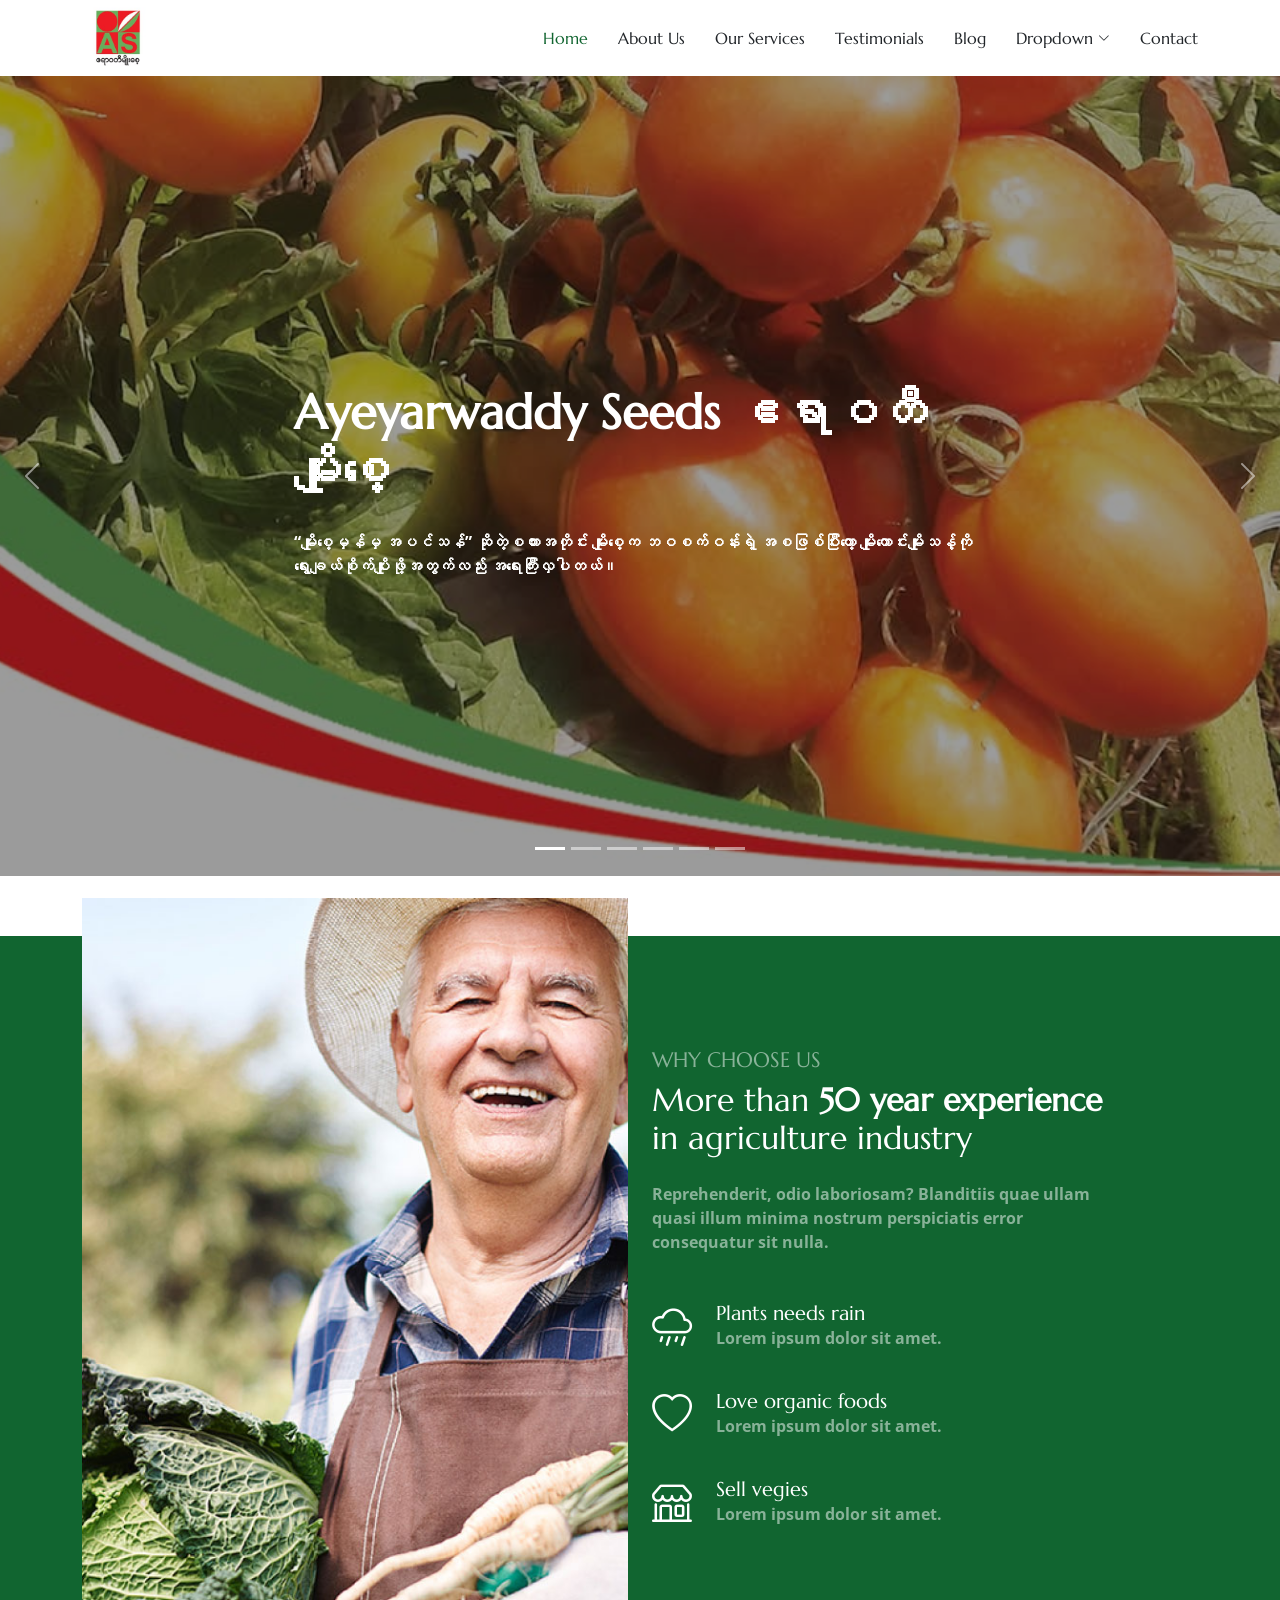
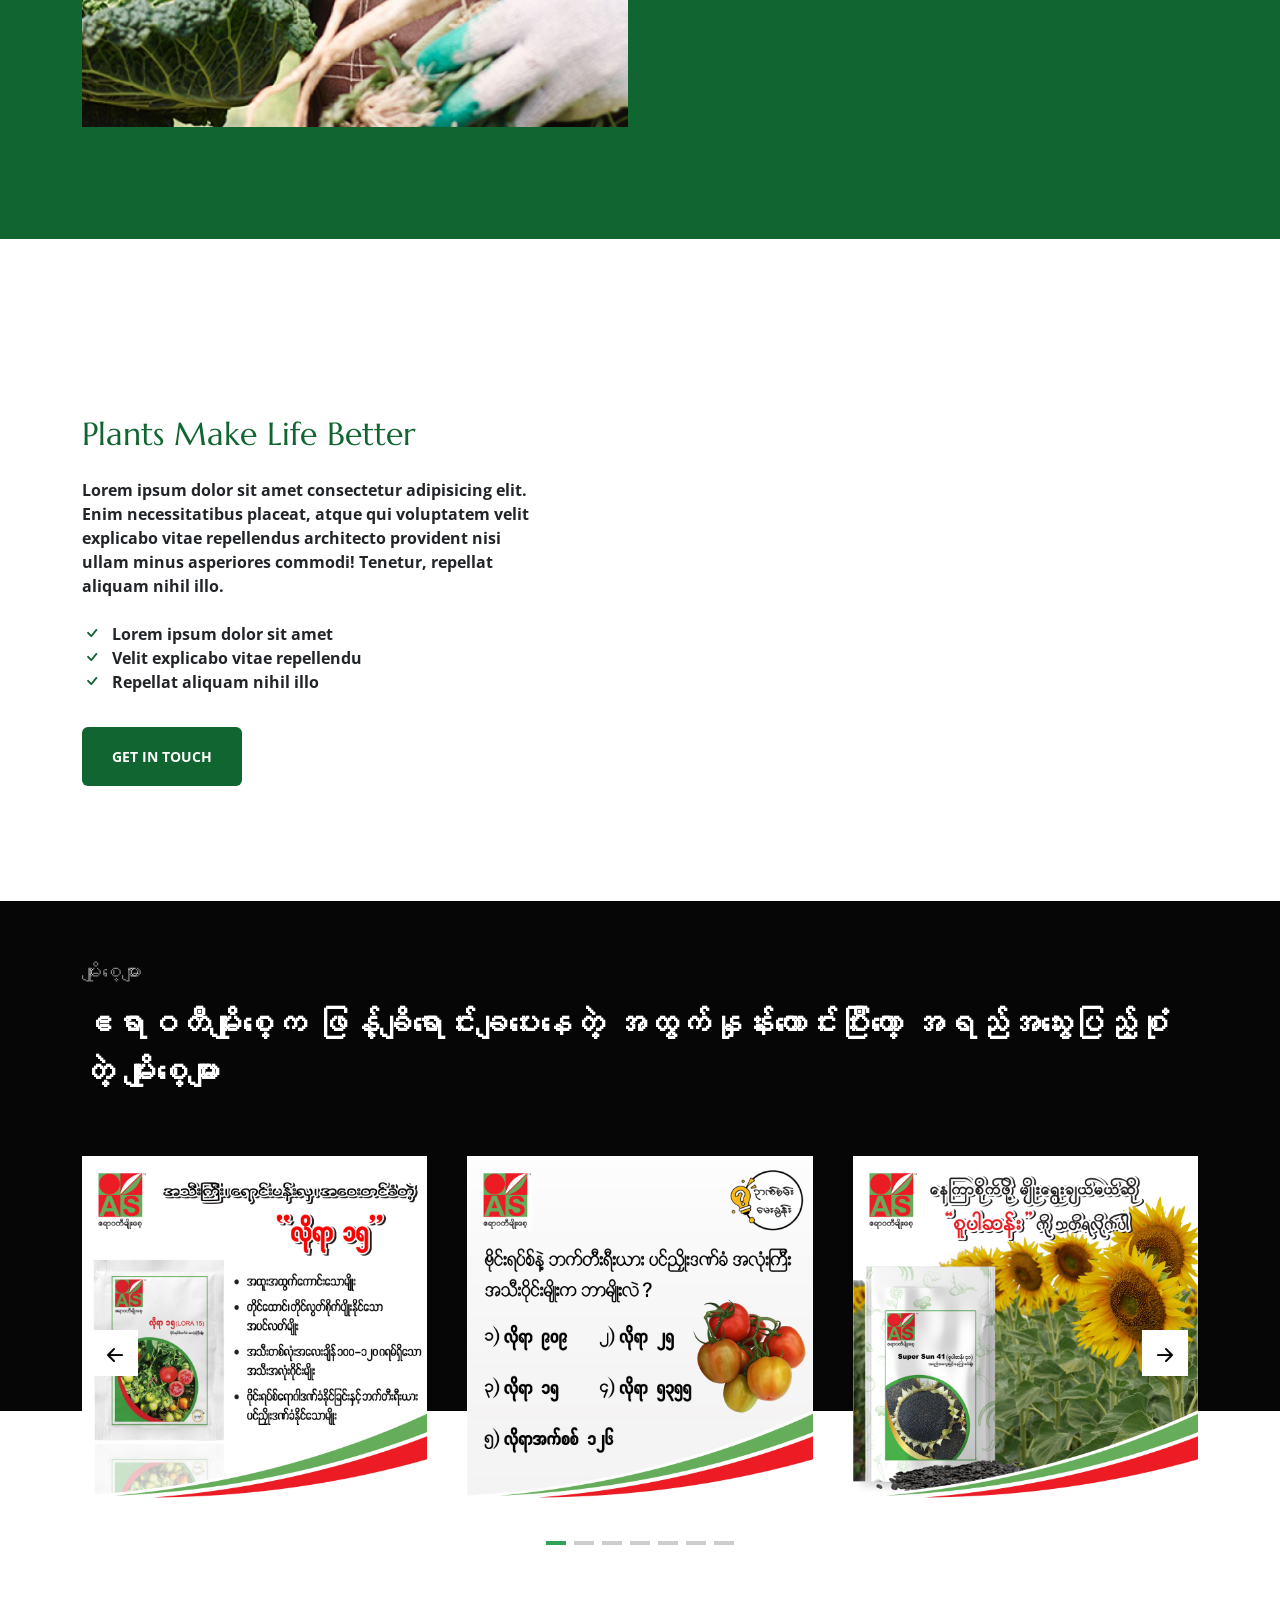
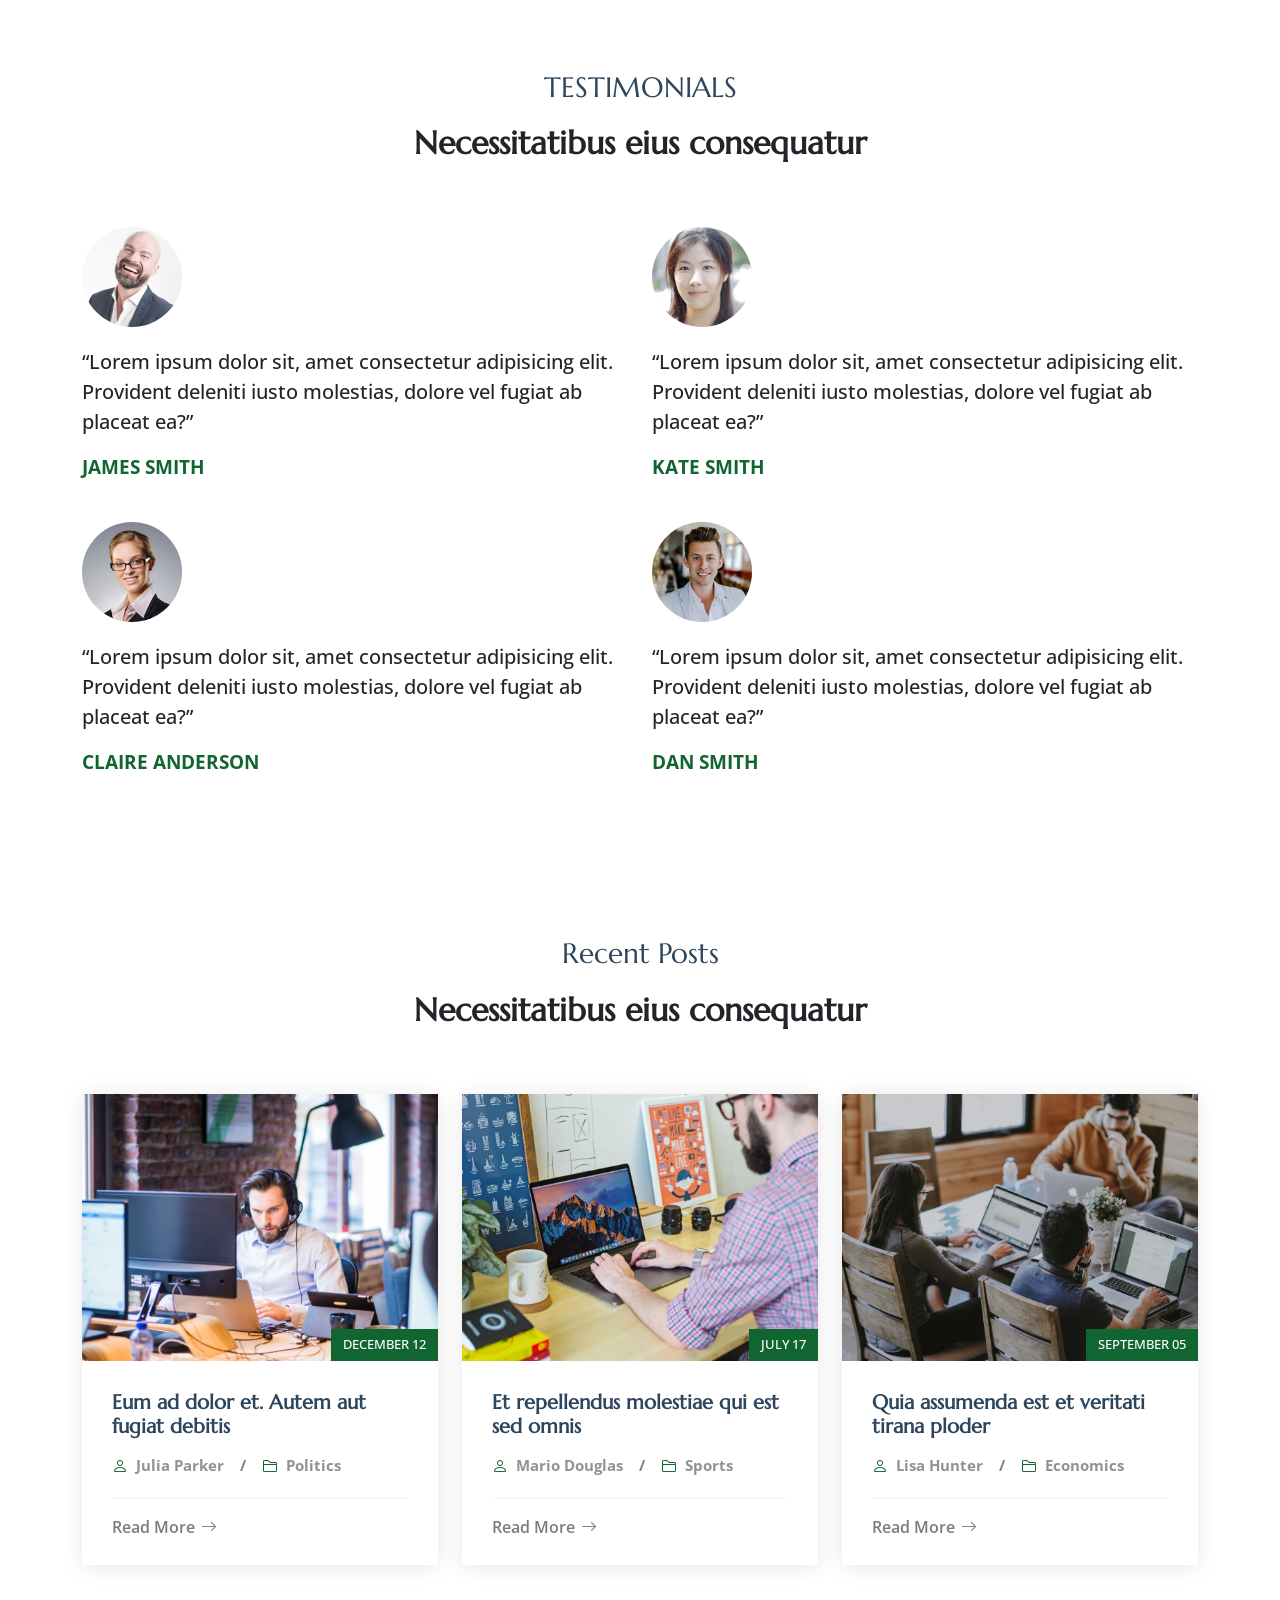
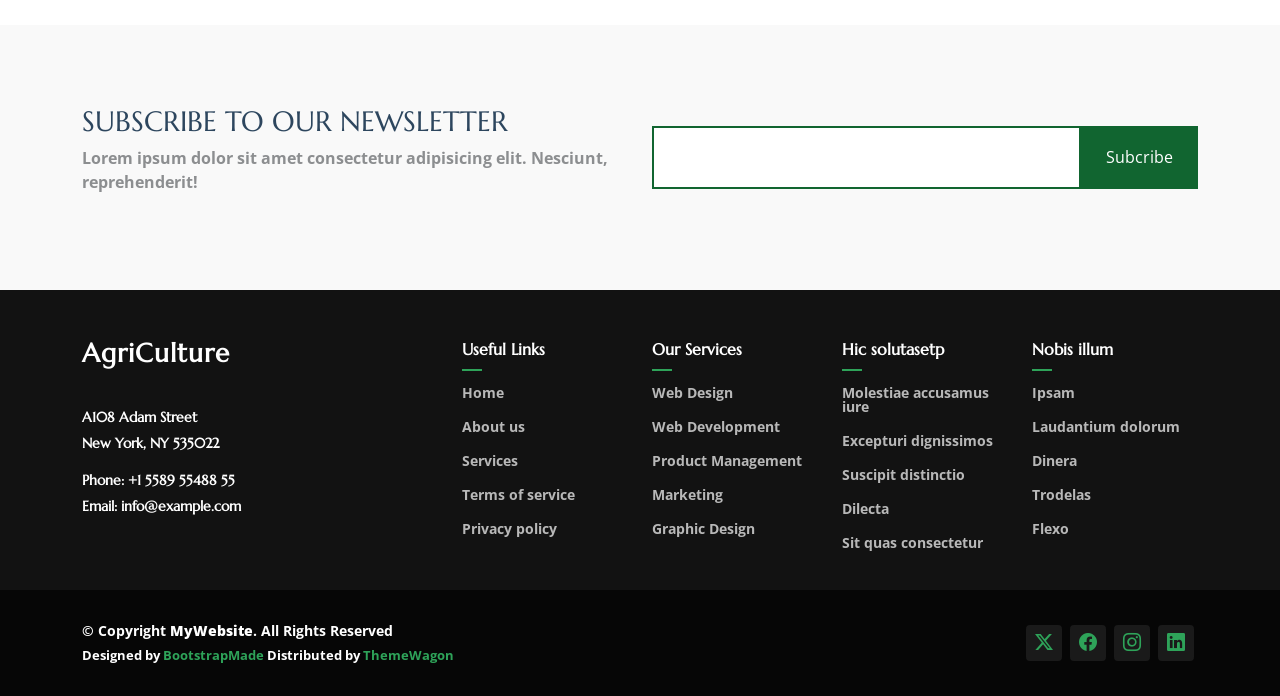
<file: index.html>
<!DOCTYPE html>
<html lang="en">

<head>
  <meta charset="utf-8">
  <meta content="width=device-width, initial-scale=1.0" name="viewport">
  <title>Index - AgriCulture Bootstrap Template</title>
  <meta name="description" content="">
  <meta name="keywords" content="">

  <!-- Favicons -->
  <link href="assets/img/favicon.png" rel="icon">
  <link href="assets/img/apple-touch-icon.png" rel="apple-touch-icon">

  <!-- Fonts -->
  <link href="https://fonts.googleapis.com" rel="preconnect">
  <link href="https://fonts.gstatic.com" rel="preconnect" crossorigin>
  <link href="https://fonts.googleapis.com/css2?family=Open+Sans:ital,wght@0,300;0,400;0,500;0,600;0,700;0,800;1,300;1,400;1,500;1,600;1,700;1,800&family=Marcellus:wght@400&display=swap" rel="stylesheet">

  <!-- Vendor CSS Files -->
  <link href="assets/vendor/bootstrap/css/bootstrap.min.css" rel="stylesheet">
  <link href="assets/vendor/bootstrap-icons/bootstrap-icons.css" rel="stylesheet">
  <link href="assets/vendor/aos/aos.css" rel="stylesheet">
  <link href="assets/vendor/swiper/swiper-bundle.min.css" rel="stylesheet">
  <link href="assets/vendor/glightbox/css/glightbox.min.css" rel="stylesheet">

  <!-- Main CSS File -->
  <link href="assets/css/main.css" rel="stylesheet">

  <!-- =======================================================
  * Template Name: AgriCulture
  * Template URL: https://bootstrapmade.com/agriculture-bootstrap-website-template/
  * Updated: Aug 07 2024 with Bootstrap v5.3.3
  * Author: BootstrapMade.com
  * License: https://bootstrapmade.com/license/
  ======================================================== -->
</head>

<body class="index-page">

  <header id="header" class="header d-flex align-items-center position-relative">
    <div class="container-fluid container-xl position-relative d-flex align-items-center justify-content-between">

      <a href="index.html" class="logo d-flex align-items-center">
        <!-- Uncomment the line below if you also wish to use an image logo -->
        <img src="assets/img/ayaseed-logo.jpg" alt="AgriCulture">
        <!-- <h1 class="sitename">AgriCulture</h1>  -->
      </a>

      <nav id="navmenu" class="navmenu">
        <ul>
          <li><a href="index.html" class="active">Home</a></li>
          <li><a href="about.html">About Us</a></li>
          <li><a href="services.html">Our Services</a></li>
          <li><a href="testimonials.html">Testimonials</a></li>
          <li><a href="blog.html">Blog</a></li>
          <li class="dropdown"><a href="#"><span>Dropdown</span> <i class="bi bi-chevron-down toggle-dropdown"></i></a>
            <ul>
              <li><a href="#">Dropdown 1</a></li>
              <li class="dropdown"><a href="#"><span>Deep Dropdown</span> <i class="bi bi-chevron-down toggle-dropdown"></i></a>
                <ul>
                  <li><a href="#">Deep Dropdown 1</a></li>
                  <li><a href="#">Deep Dropdown 2</a></li>
                  <li><a href="#">Deep Dropdown 3</a></li>
                  <li><a href="#">Deep Dropdown 4</a></li>
                  <li><a href="#">Deep Dropdown 5</a></li>
                </ul>
              </li>
              <li><a href="#">Dropdown 2</a></li>
              <li><a href="#">Dropdown 3</a></li>
              <li><a href="#">Dropdown 4</a></li>
            </ul>
          </li>
          <li><a href="contact.html">Contact</a></li>
        </ul>
        <i class="mobile-nav-toggle d-xl-none bi bi-list"></i>
      </nav>

    </div>
  </header>

  <main class="main">

    <!-- Hero Section -->
    <section id="hero" class="hero section dark-background">

      <div id="hero-carousel" class="carousel slide carousel-fade" data-bs-ride="carousel" data-bs-interval="5000">
        
        <div class="carousel-item active">
          <img src="assets/img/ayaslide-1.jpg" alt="">
          <div class="carousel-container">
            <h2>Ayeyarwaddy Seeds ဧရာဝတီမျိုးစေ့ </h2>
            <p>  <strong>“မျိုးစေ့မှန်မှ အပင်သန်” ဆိုတဲ့စကားအတိုင်း မျိုးစေ့က ဘဝစက်ဝန်းရဲ့ အစဖြစ်ပြီးတော့ မျိုးကောင်းမျိုးသန့်ကို ရွေးချယ်စိုက်ပျိုးဖို့အတွက်လည်း အရေးကြီးလှပါတယ်။</p>
          </div>
        </div><!-- End Carousel Item -->

        <div class="carousel-item">
          <img src="assets/img/hero_1.jpg" alt="">
          <div class="carousel-container">
            <h2>Farming is the best solution of worlds starvation</h2>
            <p>Lorem ipsum dolor sit amet, consectetur adipiscing elit, sed do eiusmod tempor incididunt ut labore et dolore magna aliqua.</p>
          </div>
        </div><!-- End Carousel Item -->

        <div class="carousel-item">
          <img src="assets/img/hero_2.jpg" alt="">
          <div class="carousel-container">
            <h2>Organic vegetables is good for health</h2>
            <p>Nam libero tempore, cum soluta nobis est eligendi optio cumque nihil impedit quo minus id quod maxime placeat facere possimus.</p>
          </div>
        </div><!-- End Carousel Item -->

        <div class="carousel-item">
          <img src="assets/img/hero_3.jpg" alt="">
          <div class="carousel-container">
            <h2>Providing Fresh Produce Every Single Day</h2>
            <p>Beatae vitae dicta sunt explicabo. Nemo enim ipsam voluptatem quia voluptas sit aspernatur aut odit aut fugit.</p>
          </div>
        </div><!-- End Carousel Item -->

        <div class="carousel-item">
          <img src="assets/img/hero_4.jpg" alt="">
          <div class="carousel-container">
            <h2>Farming as a Passione</h2>
            <p>Neque porro quisquam est, qui dolorem ipsum quia dolor sit amet, consectetur, adipisci velit, sed quia non numquam eius.</p>
          </div>
        </div><!-- End Carousel Item -->

        <div class="carousel-item">
          <img src="assets/img/hero_5.jpg" alt="">
          <div class="carousel-container">
            <h2>Good Food For All</h2>
            <p>“မျိုးစေ့မှန်မှ အပင်သန်” ဆိုတဲ့စကားအတိုင်း မျိုးစေ့က ဘဝစက်ဝန်းရဲ့ အစဖြစ်ပြီးတော့ မျိုးကောင်းမျိုးသန့်ကို ရွေးချယ်စိုက်ပျိုးဖို့အတွက်လည်း အရေးကြီးလှပါတယ်။</p>  
          </div>
        </div><!-- End Carousel Item -->

        <a class="carousel-control-prev" href="#hero-carousel" role="button" data-bs-slide="prev">
          <span class="carousel-control-prev-icon bi bi-chevron-left" aria-hidden="true"></span>
        </a>

        <a class="carousel-control-next" href="#hero-carousel" role="button" data-bs-slide="next">
          <span class="carousel-control-next-icon bi bi-chevron-right" aria-hidden="true"></span>
        </a>

        <ol class="carousel-indicators"></ol>

      </div>

    </section><!-- /Hero Section -->

    <!-- Services Section -->
  
    <!-- About Section -->
    <section id="about" class="about section">

      <div class="content">
        <div class="container">
          <div class="row">
            <div class="col-lg-6 mb-4 mb-lg-0">
              <img src="assets/img/img_long_5.jpg" alt="Image " class="img-fluid img-overlap" data-aos="zoom-out">
            </div>
            <div class="col-lg-5 ml-auto" data-aos="fade-up" data-aos-delay="100">
              <h3 class="content-subtitle text-white opacity-50">Why Choose Us</h3>
              <h2 class="content-title mb-4">
                More than <strong>50 year experience</strong> in agriculture
                industry
              </h2>
              <p class="opacity-50">
                Reprehenderit, odio laboriosam? Blanditiis quae ullam quasi illum
                minima nostrum perspiciatis error consequatur sit nulla.
              </p>

              <div class="row my-5">
                <div class="col-lg-12 d-flex align-items-start mb-4">
                  <i class="bi bi-cloud-rain me-4 display-6"></i>
                  <div>
                    <h4 class="m-0 h5 text-white">Plants needs rain</h4>
                    <p class="text-white opacity-50">Lorem ipsum dolor sit amet.</p>
                  </div>
                </div>
                <div class="col-lg-12 d-flex align-items-start mb-4">
                  <i class="bi bi-heart me-4 display-6"></i>
                  <div>
                    <h4 class="m-0 h5 text-white">Love organic foods</h4>
                    <p class="text-white opacity-50">Lorem ipsum dolor sit amet.</p>
                  </div>
                </div>
                <div class="col-lg-12 d-flex align-items-start">
                  <i class="bi bi-shop me-4 display-6"></i>
                  <div>
                    <h4 class="m-0 h5 text-white">Sell vegies</h4>
                    <p class="text-white opacity-50">Lorem ipsum dolor sit amet.</p>
                  </div>
                </div>
              </div>
            </div>
          </div>
        </div>
      </div>
    </section><!-- /About Section -->

    <!-- About 3 Section -->
    <section id="about-3" class="about-3 section">

      <div class="container">
        <div class="row gy-4 justify-content-between align-items-center">
          <div class="col-lg-6 order-lg-2 position-relative" data-aos="zoom-out">
           
            <iframe src="https://www.facebook.com/plugins/video.php?height=476&href=https%3A%2F%2Fwww.facebook.com%2Fayeyarwaddyseeds%2Fvideos%2F1347864779513484%2F&show_text=false&width=476&t=0" width="476" height="476" style="border:none;overflow:hidden" scrolling="no" frameborder="0" allowfullscreen="true" allow="autoplay; clipboard-write; encrypted-media; picture-in-picture; web-share" allowFullScreen="true"></iframe>
          </div>
          <div class="col-lg-5 order-lg-1" data-aos="fade-up" data-aos-delay="100">
            <h2 class="content-title mb-4">Plants Make Life Better</h2>
            <p class="mb-4">
              Lorem ipsum dolor sit amet consectetur adipisicing elit. Enim
              necessitatibus placeat, atque qui voluptatem velit explicabo vitae
              repellendus architecto provident nisi ullam minus asperiores commodi!
              Tenetur, repellat aliquam nihil illo.
            </p>
            <ul class="list-unstyled list-check">
              <li>Lorem ipsum dolor sit amet</li>
              <li>Velit explicabo vitae repellendu</li>
              <li>Repellat aliquam nihil illo</li>
            </ul>

            <p><a href="#" class="btn-cta">Get in touch</a></p>
          </div>
        </div>
      </div>
    </section><!-- /About 3 Section -->

    <!-- Services 2 Section -->
    <section id="services-2" class="services-2 section dark-background">
      <!-- Section Title -->
      <div class="container section-title" data-aos="fade-up">
        <h2>မျိုးစေ့များ</h2>
        <p>ဧရာဝတီမျိုးစေ့က ဖြန့်ချိရောင်းချပေးနေတဲ့  အထွက်နှုန်းကောင်းပြီးတော့ အရည်အသွေးပြည့်စုံတဲ့ မျိုးစေ့များ</p>
      </div><!-- End Section Title -->

      <div class="services-carousel-wrap">
        <div class="container">
          <div class="swiper init-swiper">
            <script type="application/json" class="swiper-config">
              {
                "loop": true,
                "speed": 600,
                "autoplay": {
                  "delay": 5000
                },
                "slidesPerView": "auto",
                "pagination": {
                  "el": ".swiper-pagination",
                  "type": "bullets",
                  "clickable": true
                },
                "navigation": {
                  "nextEl": ".js-custom-next",
                  "prevEl": ".js-custom-prev"
                },
                "breakpoints": {
                  "320": {
                    "slidesPerView": 1,
                    "spaceBetween": 40
                  },
                  "1200": {
                    "slidesPerView": 3,
                    "spaceBetween": 40
                  }
                }
              }
            </script>
            <button class="navigation-prev js-custom-prev">
              <i class="bi bi-arrow-left-short"></i>
            </button>
            <button class="navigation-next js-custom-next">
              <i class="bi bi-arrow-right-short"></i>
            </button>
            <div class="swiper-wrapper">
              <div class="swiper-slide">
                <div class="service-item">
                  <div class="service-item-contents">
                    <a href="#">
                      <span class="service-item-category">We do</span>
                      <h2 class="service-item-title">Planting</h2>
                    </a>
                  </div>
                  <img src="assets/img/product/product1.jpg" alt="Image" class="img-fluid">
                </div>
              </div>
              <div class="swiper-slide">
                <div class="service-item">
                  <div class="service-item-contents">
                    <a href="#">
                      <span class="service-item-category">We do</span>
                      <h2 class="service-item-title">Mulching</h2>
                    </a>
                  </div>
                  <img src="assets/img/product/product2.jpg" alt="Image" class="img-fluid">
                </div>
              </div>
              <div class="swiper-slide">
                <div class="service-item">
                  <div class="service-item-contents">
                    <a href="#">
                      <span class="service-item-category">We do</span>
                      <h2 class="service-item-title">Watering</h2>
                    </a>
                  </div>
                  <img src="assets/img/product/product3.jpg" alt="Image" class="img-fluid">
                </div>
              </div>

              <div class="swiper-slide">
                <div class="service-item">
                  <div class="service-item-contents">
                    <a href="#">
                      <span class="service-item-category">We do</span>
                      <h2 class="service-item-title">Fertilizing</h2>
                    </a>
                  </div>
                  <img src="assets/img/product/product4.jpg" alt="Image" class="img-fluid">
                </div>
              </div>
              <div class="swiper-slide">
                <div class="service-item">
                  <div class="service-item-contents">
                    <a href="#">
                      <span class="service-item-category">We do</span>
                      <h2 class="service-item-title">Harvesting</h2>
                    </a>
                  </div>
                  <img src="assets/img/product/product5.jpg" alt="Image" class="img-fluid">
                </div>
              </div>
              <div class="swiper-slide">
                <div class="service-item">
                  <div class="service-item-contents">
                    <a href="#">
                      <span class="service-item-category">We do</span>
                      <h2 class="service-item-title">Mowing</h2>
                    </a>
                  </div>
                  <img src="assets/img/product/product6.jpg" alt="Image" class="img-fluid">
                </div>
              </div>
              <div class="swiper-slide">
                <div class="service-item">
                  <div class="service-item-contents">
                    <a href="#">
                      <span class="service-item-category">We do</span>
                      <h2 class="service-item-title">Seeding Plants</h2>
                    </a>
                  </div>
                  <img src="assets/img/product/product7.jpg" alt="Image" class="img-fluid">
                </div>
              </div>
            </div>
            <div class="swiper-pagination"></div>
          </div>
        </div>
      </div>
    </section><!-- /Services 2 Section -->

    <!-- Testimonials Section -->
    <section class="testimonials-12 testimonials section" id="testimonials">
      <!-- Section Title -->
      <div class="container section-title" data-aos="fade-up">
        <h2>TESTIMONIALS</h2>
        <p>Necessitatibus eius consequatur</p>
      </div><!-- End Section Title -->

      <div class="testimonial-wrap">
        <div class="container">
          <div class="row">
            <div class="col-md-6 mb-4 mb-md-4">
              <div class="testimonial">
                <img src="assets/img/testimonials/testimonials-1.jpg" alt="Testimonial author">
                <blockquote>
                  <p>
                    “Lorem ipsum dolor sit, amet consectetur adipisicing
                    elit. Provident deleniti iusto molestias, dolore vel fugiat
                    ab placeat ea?”
                  </p>
                </blockquote>
                <p class="client-name">James Smith</p>
              </div>
            </div>
            <div class="col-md-6 mb-4 mb-md-4">
              <div class="testimonial">
                <img src="assets/img/testimonials/testimonials-2.jpg" alt="Testimonial author">
                <blockquote>
                  <p>
                    “Lorem ipsum dolor sit, amet consectetur adipisicing
                    elit. Provident deleniti iusto molestias, dolore vel fugiat
                    ab placeat ea?”
                  </p>
                </blockquote>
                <p class="client-name">Kate Smith</p>
              </div>
            </div>
            <div class="col-md-6 mb-4 mb-md-4">
              <div class="testimonial">
                <img src="assets/img/testimonials/testimonials-3.jpg" alt="Testimonial author">
                <blockquote>
                  <p>
                    “Lorem ipsum dolor sit, amet consectetur adipisicing
                    elit. Provident deleniti iusto molestias, dolore vel fugiat
                    ab placeat ea?”
                  </p>
                </blockquote>
                <p class="client-name">Claire Anderson</p>
              </div>
            </div>
            <div class="col-md-6 mb-4 mb-md-4">
              <div class="testimonial">
                <img src="assets/img/testimonials/testimonials-4.jpg" alt="Testimonial author">
                <blockquote>
                  <p>
                    “Lorem ipsum dolor sit, amet consectetur adipisicing
                    elit. Provident deleniti iusto molestias, dolore vel fugiat
                    ab placeat ea?”
                  </p>
                </blockquote>
                <p class="client-name">Dan Smith</p>
              </div>
            </div>
          </div>
        </div>
      </div>
    </section><!-- /Testimonials Section -->

    <!-- Recent Posts Section -->
    <section id="recent-posts" class="recent-posts section">

      <!-- Section Title -->
      <div class="container section-title" data-aos="fade-up">
        <h2>Recent Posts</h2>
        <p>Necessitatibus eius consequatur</p>
      </div><!-- End Section Title -->

      <div class="container">

        <div class="row gy-5">

          <div class="col-xl-4 col-md-6">
            <div class="post-item position-relative h-100" data-aos="fade-up" data-aos-delay="100">

              <div class="post-img position-relative overflow-hidden">
                <img src="assets/img/blog/blog-1.jpg" class="img-fluid" alt="">
                <span class="post-date">December 12</span>
              </div>

              <div class="post-content d-flex flex-column">

                <h3 class="post-title">Eum ad dolor et. Autem aut fugiat debitis</h3>

                <div class="meta d-flex align-items-center">
                  <div class="d-flex align-items-center">
                    <i class="bi bi-person"></i> <span class="ps-2">Julia Parker</span>
                  </div>
                  <span class="px-3 text-black-50">/</span>
                  <div class="d-flex align-items-center">
                    <i class="bi bi-folder2"></i> <span class="ps-2">Politics</span>
                  </div>
                </div>

                <hr>

                <a href="blog-details.html" class="readmore stretched-link"><span>Read More</span><i class="bi bi-arrow-right"></i></a>

              </div>

            </div>
          </div><!-- End post item -->

          <div class="col-xl-4 col-md-6">
            <div class="post-item position-relative h-100" data-aos="fade-up" data-aos-delay="200">

              <div class="post-img position-relative overflow-hidden">
                <img src="assets/img/blog/blog-2.jpg" class="img-fluid" alt="">
                <span class="post-date">July 17</span>
              </div>

              <div class="post-content d-flex flex-column">

                <h3 class="post-title">Et repellendus molestiae qui est sed omnis</h3>

                <div class="meta d-flex align-items-center">
                  <div class="d-flex align-items-center">
                    <i class="bi bi-person"></i> <span class="ps-2">Mario Douglas</span>
                  </div>
                  <span class="px-3 text-black-50">/</span>
                  <div class="d-flex align-items-center">
                    <i class="bi bi-folder2"></i> <span class="ps-2">Sports</span>
                  </div>
                </div>

                <hr>

                <a href="blog-details.html" class="readmore stretched-link"><span>Read More</span><i class="bi bi-arrow-right"></i></a>

              </div>

            </div>
          </div><!-- End post item -->

          <div class="col-xl-4 col-md-6" data-aos="fade-up" data-aos-delay="300">
            <div class="post-item position-relative h-100">

              <div class="post-img position-relative overflow-hidden">
                <img src="assets/img/blog/blog-3.jpg" class="img-fluid" alt="">
                <span class="post-date">September 05</span>
              </div>

              <div class="post-content d-flex flex-column">

                <h3 class="post-title">Quia assumenda est et veritati tirana ploder</h3>

                <div class="meta d-flex align-items-center">
                  <div class="d-flex align-items-center">
                    <i class="bi bi-person"></i> <span class="ps-2">Lisa Hunter</span>
                  </div>
                  <span class="px-3 text-black-50">/</span>
                  <div class="d-flex align-items-center">
                    <i class="bi bi-folder2"></i> <span class="ps-2">Economics</span>
                  </div>
                </div>

                <hr>

                <a href="blog-details.html" class="readmore stretched-link"><span>Read More</span><i class="bi bi-arrow-right"></i></a>

              </div>

            </div>
          </div><!-- End post item -->

        </div>

      </div>

    </section><!-- /Recent Posts Section -->

    <!-- Call To Action Section -->
    <section id="call-to-action" class="call-to-action section light-background">

      <div class="content">
        <div class="container">
          <div class="row align-items-center">
            <div class="col-lg-6">
              <h3>Subscribe To Our Newsletter</h3>
              <p class="opacity-50">
                Lorem ipsum dolor sit amet consectetur adipisicing elit.
                Nesciunt, reprehenderit!
              </p>
            </div>
            <div class="col-lg-6">
              <form action="forms/newsletter.php" class="form-subscribe php-email-form">
                <div class="form-group d-flex align-items-stretch">
                  <input type="email" name="email" class="form-control h-100" placeholder="Enter your e-mail">
                  <input type="submit" class="btn btn-secondary px-4" value="Subcribe">
                </div>
                <div class="loading">Loading</div>
                <div class="error-message"></div>
                <div class="sent-message">
                  Your subscription request has been sent. Thank you!
                </div>
              </form>
            </div>
          </div>
        </div>
      </div>
    </section><!-- /Call To Action Section -->

  </main>

  <footer id="footer" class="footer dark-background">

    <div class="footer-top">
      <div class="container">
        <div class="row gy-4">
          <div class="col-lg-4 col-md-6 footer-about">
            <a href="index.html" class="logo d-flex align-items-center">
              <span class="sitename">AgriCulture</span>
            </a>
            <div class="footer-contact pt-3">
              <p>A108 Adam Street</p>
              <p>New York, NY 535022</p>
              <p class="mt-3"><strong>Phone:</strong> <span>+1 5589 55488 55</span></p>
              <p><strong>Email:</strong> <span>info@example.com</span></p>
            </div>
          </div>

          <div class="col-lg-2 col-md-3 footer-links">
            <h4>Useful Links</h4>
            <ul>
              <li><a href="#">Home</a></li>
              <li><a href="#">About us</a></li>
              <li><a href="#">Services</a></li>
              <li><a href="#">Terms of service</a></li>
              <li><a href="#">Privacy policy</a></li>
            </ul>
          </div>

          <div class="col-lg-2 col-md-3 footer-links">
            <h4>Our Services</h4>
            <ul>
              <li><a href="#">Web Design</a></li>
              <li><a href="#">Web Development</a></li>
              <li><a href="#">Product Management</a></li>
              <li><a href="#">Marketing</a></li>
              <li><a href="#">Graphic Design</a></li>
            </ul>
          </div>

          <div class="col-lg-2 col-md-3 footer-links">
            <h4>Hic solutasetp</h4>
            <ul>
              <li><a href="#">Molestiae accusamus iure</a></li>
              <li><a href="#">Excepturi dignissimos</a></li>
              <li><a href="#">Suscipit distinctio</a></li>
              <li><a href="#">Dilecta</a></li>
              <li><a href="#">Sit quas consectetur</a></li>
            </ul>
          </div>

          <div class="col-lg-2 col-md-3 footer-links">
            <h4>Nobis illum</h4>
            <ul>
              <li><a href="#">Ipsam</a></li>
              <li><a href="#">Laudantium dolorum</a></li>
              <li><a href="#">Dinera</a></li>
              <li><a href="#">Trodelas</a></li>
              <li><a href="#">Flexo</a></li>
            </ul>
          </div>

        </div>
      </div>
    </div>

    <div class="copyright text-center">
      <div class="container d-flex flex-column flex-lg-row justify-content-center justify-content-lg-between align-items-center">

        <div class="d-flex flex-column align-items-center align-items-lg-start">
          <div>
            © Copyright <strong><span>MyWebsite</span></strong>. All Rights Reserved
          </div>
          <div class="credits">
            <!-- All the links in the footer should remain intact. -->
            <!-- You can delete the links only if you purchased the pro version. -->
            <!-- Licensing information: https://bootstrapmade.com/license/ -->
            <!-- Purchase the pro version with working PHP/AJAX contact form: https://bootstrapmade.com/herobiz-bootstrap-business-template/ -->
            Designed by <a href="https://bootstrapmade.com/">BootstrapMade</a> Distributed by <a href="https://themewagon.com">ThemeWagon</a>
          </div>
        </div>

        <div class="social-links order-first order-lg-last mb-3 mb-lg-0">
          <a href=""><i class="bi bi-twitter-x"></i></a>
          <a href=""><i class="bi bi-facebook"></i></a>
          <a href=""><i class="bi bi-instagram"></i></a>
          <a href=""><i class="bi bi-linkedin"></i></a>
        </div>

      </div>
    </div>

  </footer>

  <!-- Scroll Top -->
  <a href="#" id="scroll-top" class="scroll-top d-flex align-items-center justify-content-center"><i class="bi bi-arrow-up-short"></i></a>

  <!-- Preloader -->
  <div id="preloader"></div>

  <!-- Vendor JS Files -->
  <script src="assets/vendor/bootstrap/js/bootstrap.bundle.min.js"></script>
  <script src="assets/vendor/php-email-form/validate.js"></script>
  <script src="assets/vendor/aos/aos.js"></script>
  <script src="assets/vendor/swiper/swiper-bundle.min.js"></script>
  <script src="assets/vendor/glightbox/js/glightbox.min.js"></script>

  <!-- Main JS File -->
  <script src="assets/js/main.js"></script>

</body>

</html>
</file>
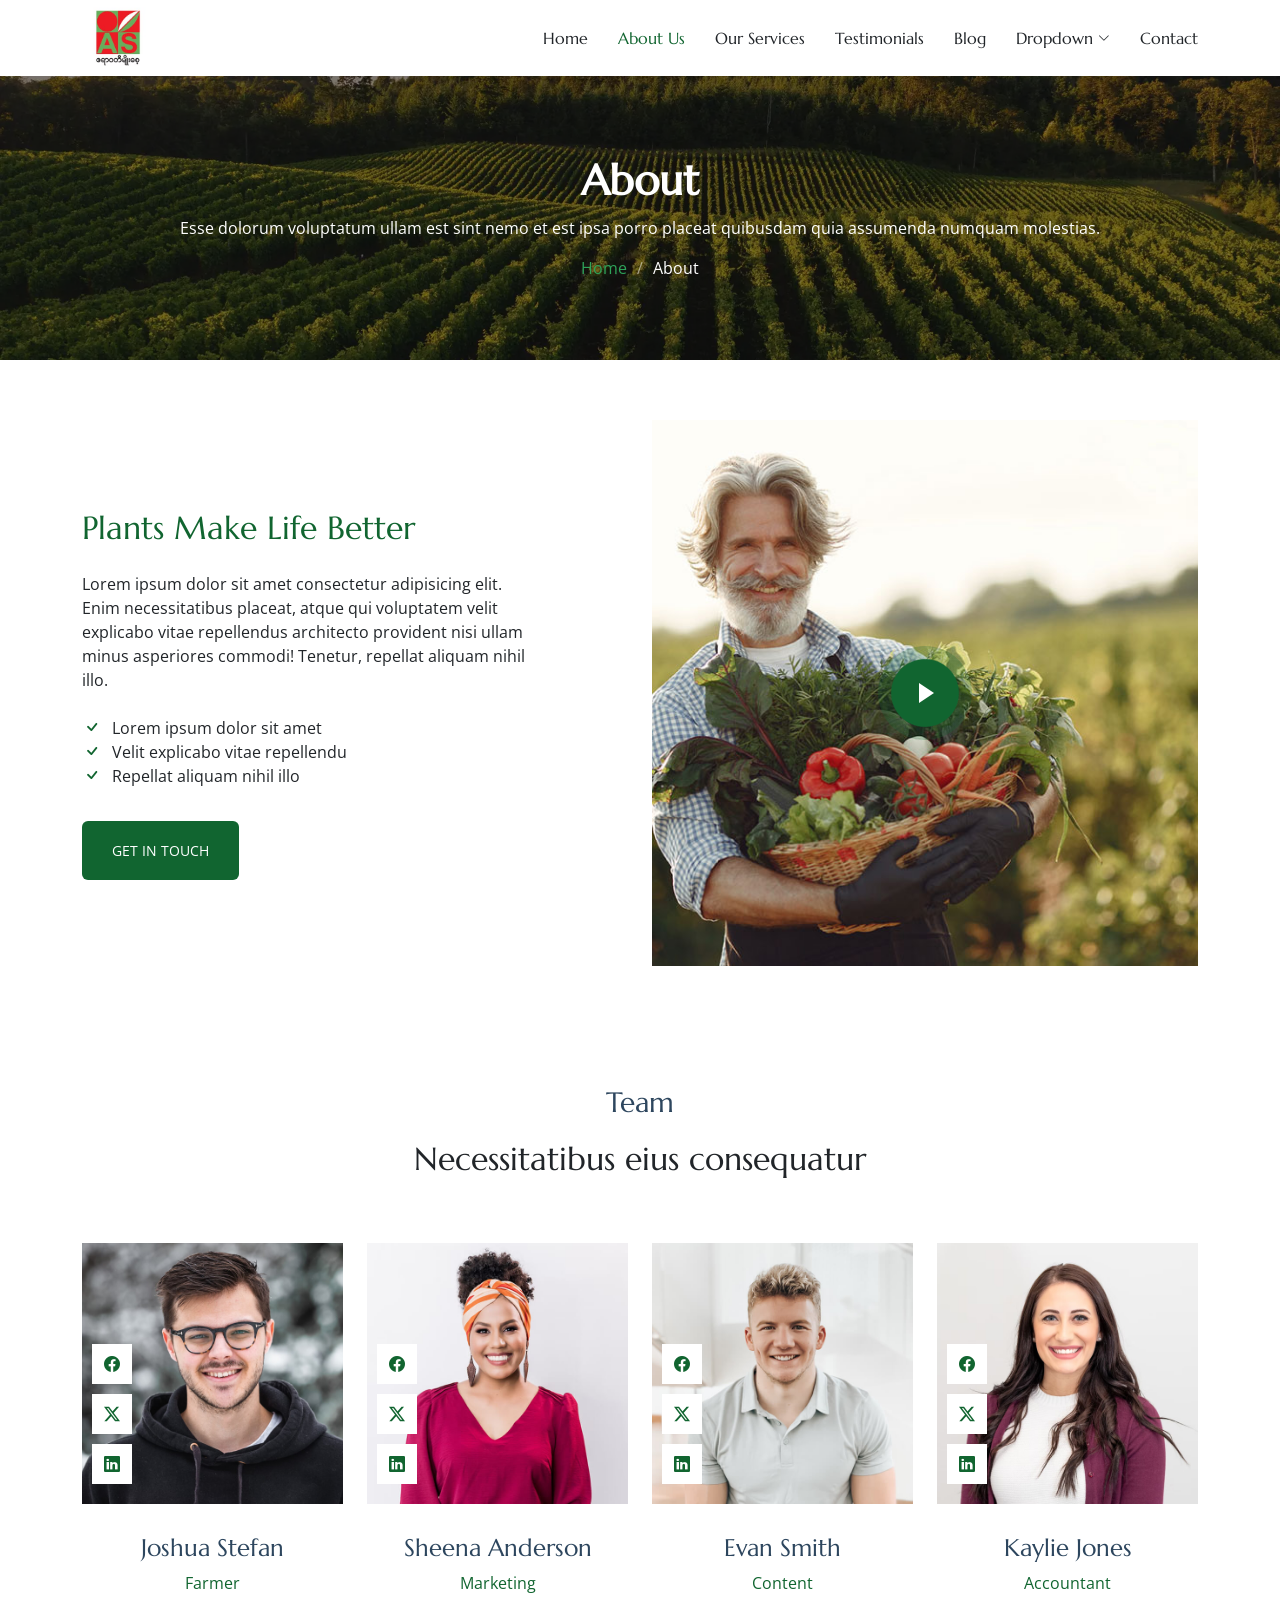
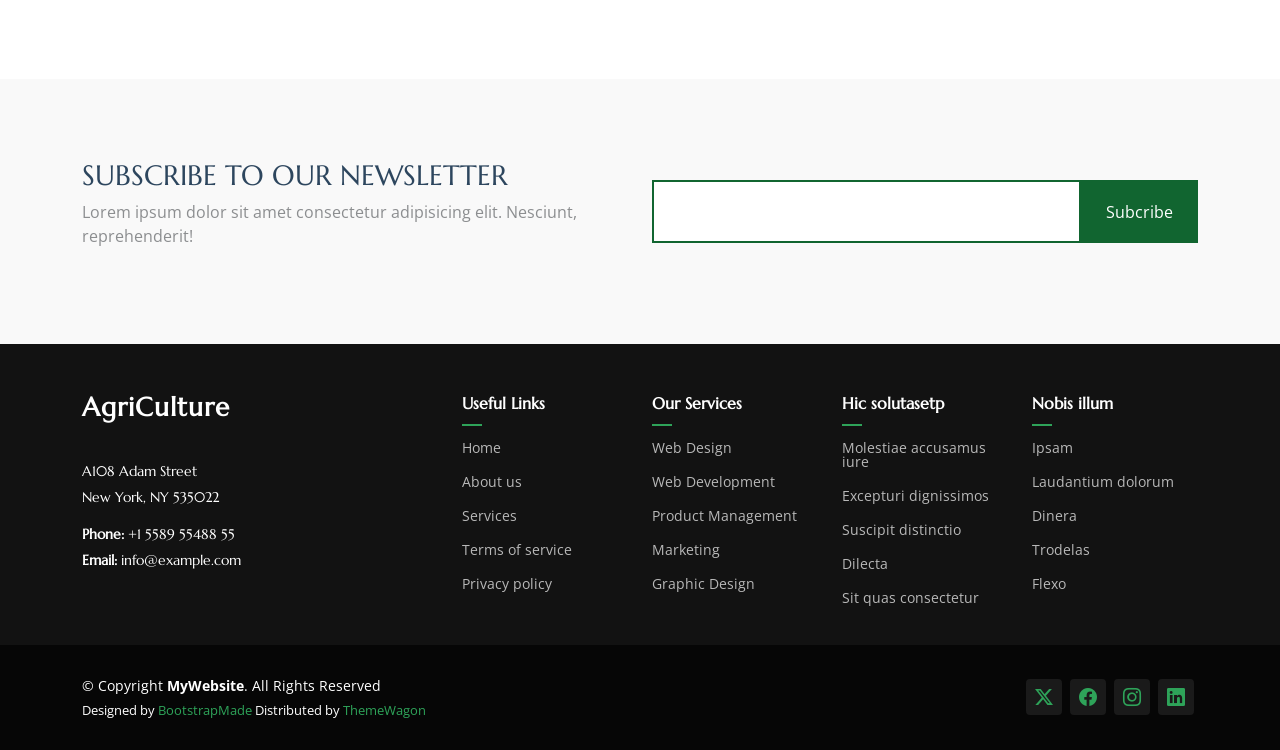
<file: about.html>
<!DOCTYPE html>
<html lang="en">

<head>
  <meta charset="utf-8">
  <meta content="width=device-width, initial-scale=1.0" name="viewport">
  <title>About - AgriCulture Bootstrap Template</title>
  <meta name="description" content="">
  <meta name="keywords" content="">

  <!-- Favicons -->
  <link href="assets/img/favicon.png" rel="icon">
  <link href="assets/img/apple-touch-icon.png" rel="apple-touch-icon">

  <!-- Fonts -->
  <link href="https://fonts.googleapis.com" rel="preconnect">
  <link href="https://fonts.gstatic.com" rel="preconnect" crossorigin>
  <link href="https://fonts.googleapis.com/css2?family=Open+Sans:ital,wght@0,300;0,400;0,500;0,600;0,700;0,800;1,300;1,400;1,500;1,600;1,700;1,800&family=Marcellus:wght@400&display=swap" rel="stylesheet">

  <!-- Vendor CSS Files -->
  <link href="assets/vendor/bootstrap/css/bootstrap.min.css" rel="stylesheet">
  <link href="assets/vendor/bootstrap-icons/bootstrap-icons.css" rel="stylesheet">
  <link href="assets/vendor/aos/aos.css" rel="stylesheet">
  <link href="assets/vendor/swiper/swiper-bundle.min.css" rel="stylesheet">
  <link href="assets/vendor/glightbox/css/glightbox.min.css" rel="stylesheet">

  <!-- Main CSS File -->
  <link href="assets/css/main.css" rel="stylesheet">

  <!-- =======================================================
  * Template Name: AgriCulture
  * Template URL: https://bootstrapmade.com/agriculture-bootstrap-website-template/
  * Updated: Aug 07 2024 with Bootstrap v5.3.3
  * Author: BootstrapMade.com
  * License: https://bootstrapmade.com/license/
  ======================================================== -->
</head>

<body class="about-page">

  <header id="header" class="header d-flex align-items-center position-relative">
    <div class="container-fluid container-xl position-relative d-flex align-items-center justify-content-between">

      <a href="index.html" class="logo d-flex align-items-center">
        <!-- Uncomment the line below if you also wish to use an image logo -->
        <img src="assets/img/ayaseed-logo.jpg" alt="AgriCulture">
        <!-- <h1 class="sitename">AgriCulture</h1>  -->
      </a>

      <nav id="navmenu" class="navmenu">
        <ul>
          <li><a href="index.html">Home</a></li>
          <li><a href="about.html" class="active">About Us</a></li>
          <li><a href="services.html">Our Services</a></li>
          <li><a href="testimonials.html">Testimonials</a></li>
          <li><a href="blog.html">Blog</a></li>
          <li class="dropdown"><a href="#"><span>Dropdown</span> <i class="bi bi-chevron-down toggle-dropdown"></i></a>
            <ul>
              <li><a href="#">Dropdown 1</a></li>
              <li class="dropdown"><a href="#"><span>Deep Dropdown</span> <i class="bi bi-chevron-down toggle-dropdown"></i></a>
                <ul>
                  <li><a href="#">Deep Dropdown 1</a></li>
                  <li><a href="#">Deep Dropdown 2</a></li>
                  <li><a href="#">Deep Dropdown 3</a></li>
                  <li><a href="#">Deep Dropdown 4</a></li>
                  <li><a href="#">Deep Dropdown 5</a></li>
                </ul>
              </li>
              <li><a href="#">Dropdown 2</a></li>
              <li><a href="#">Dropdown 3</a></li>
              <li><a href="#">Dropdown 4</a></li>
            </ul>
          </li>
          <li><a href="contact.html">Contact</a></li>
        </ul>
        <i class="mobile-nav-toggle d-xl-none bi bi-list"></i>
      </nav>

    </div>
  </header>

  <main class="main">

    <!-- Page Title -->
    <div class="page-title dark-background" data-aos="fade" style="background-image: url(assets/img/page-title-bg.webp);">
      <div class="container position-relative">
        <h1>About</h1>
        <p>Esse dolorum voluptatum ullam est sint nemo et est ipsa porro placeat quibusdam quia assumenda numquam molestias.</p>
        <nav class="breadcrumbs">
          <ol>
            <li><a href="index.html">Home</a></li>
            <li class="current">About</li>
          </ol>
        </nav>
      </div>
    </div><!-- End Page Title -->

    <!-- About 3 Section -->
    <section id="about-3" class="about-3 section">

      <div class="container">
        <div class="row gy-4 justify-content-between align-items-center">
          <div class="col-lg-6 order-lg-2 position-relative" data-aos="zoom-out">
            <img src="assets/img/img_sq_1.jpg" alt="Image" class="img-fluid">
            <a href="https://www.youtube.com/watch?v=Y7f98aduVJ8" class="glightbox pulsating-play-btn">
              <span class="play"><i class="bi bi-play-fill"></i></span>
            </a>
          </div>
          <div class="col-lg-5 order-lg-1" data-aos="fade-up" data-aos-delay="100">
            <h2 class="content-title mb-4">Plants Make Life Better</h2>
            <p class="mb-4">
              Lorem ipsum dolor sit amet consectetur adipisicing elit. Enim
              necessitatibus placeat, atque qui voluptatem velit explicabo vitae
              repellendus architecto provident nisi ullam minus asperiores commodi!
              Tenetur, repellat aliquam nihil illo.
            </p>
            <ul class="list-unstyled list-check">
              <li>Lorem ipsum dolor sit amet</li>
              <li>Velit explicabo vitae repellendu</li>
              <li>Repellat aliquam nihil illo</li>
            </ul>

            <p><a href="#" class="btn-cta">Get in touch</a></p>
          </div>
        </div>
      </div>
    </section><!-- /About 3 Section -->

    <!-- Team Section -->
    <section class="team-15 team section" id="team">
      <!-- Section Title -->
      <div class="container section-title" data-aos="fade-up">
        <h2>Team</h2>
        <p>Necessitatibus eius consequatur</p>
      </div><!-- End Section Title -->

      <div class="content">
        <div class="container">

          <div class="row">
            <div class="col-lg-3 col-md-6 mb-4">
              <div class="person">
                <figure>
                  <img src="assets/img/team/team-1.jpg" alt="Image" class="img-fluid">
                  <div class="social">
                    <a href="#"><span class="bi bi-facebook"></span></a>
                    <a href="#"><span class="bi bi-twitter-x"></span></a>
                    <a href="#"><span class="bi bi-linkedin"></span></a>
                  </div>
                </figure>
                <div class="person-contents">
                  <h3>Joshua Stefan</h3>
                  <span class="position">Farmer</span>
                </div>
              </div>
            </div>

            <div class="col-lg-3 col-md-6 mb-4">
              <div class="person">
                <figure>
                  <img src="assets/img/team/team-2.jpg" alt="Image" class="img-fluid">
                  <div class="social">
                    <a href="#"><span class="bi bi-facebook"></span></a>
                    <a href="#"><span class="bi bi-twitter-x"></span></a>
                    <a href="#"><span class="bi bi-linkedin"></span></a>
                  </div>
                </figure>
                <div class="person-contents">
                  <h3>Sheena Anderson</h3>
                  <span class="position">Marketing</span>
                </div>
              </div>
            </div>

            <div class="col-lg-3 col-md-6 mb-4">
              <div class="person">
                <figure>
                  <img src="assets/img/team/team-3.jpg" alt="Image" class="img-fluid">
                  <div class="social">
                    <a href="#"><span class="bi bi-facebook"></span></a>
                    <a href="#"><span class="bi bi-twitter-x"></span></a>
                    <a href="#"><span class="bi bi-linkedin"></span></a>
                  </div>
                </figure>
                <div class="person-contents">
                  <h3>Evan Smith</h3>
                  <span class="position">Content</span>
                </div>
              </div>
            </div>

            <div class="col-lg-3 col-md-6 mb-4">
              <div class="person">
                <figure>
                  <img src="assets/img/team/team-4.jpg" alt="Image" class="img-fluid">
                  <div class="social">
                    <a href="#"><span class="bi bi-facebook"></span></a>
                    <a href="#"><span class="bi bi-twitter-x"></span></a>
                    <a href="#"><span class="bi bi-linkedin"></span></a>
                  </div>
                </figure>
                <div class="person-contents">
                  <h3>Kaylie Jones</h3>
                  <span class="position">Accountant</span>
                </div>
              </div>
            </div>

          </div>
        </div>
      </div>

    </section><!-- /Team Section -->

    <!-- Services Section -->
    
    <!-- Call To Action Section -->
    <section id="call-to-action" class="call-to-action section light-background">

      <div class="content">
        <div class="container">
          <div class="row align-items-center">
            <div class="col-lg-6">
              <h3>Subscribe To Our Newsletter</h3>
              <p class="opacity-50">
                Lorem ipsum dolor sit amet consectetur adipisicing elit.
                Nesciunt, reprehenderit!
              </p>
            </div>
            <div class="col-lg-6">
              <form action="forms/newsletter.php" class="form-subscribe php-email-form">
                <div class="form-group d-flex align-items-stretch">
                  <input type="email" name="email" class="form-control h-100" placeholder="Enter your e-mail">
                  <input type="submit" class="btn btn-secondary px-4" value="Subcribe">
                </div>
                <div class="loading">Loading</div>
                <div class="error-message"></div>
                <div class="sent-message">
                  Your subscription request has been sent. Thank you!
                </div>
              </form>
            </div>
          </div>
        </div>
      </div>
    </section><!-- /Call To Action Section -->

  </main>

  <footer id="footer" class="footer dark-background">

    <div class="footer-top">
      <div class="container">
        <div class="row gy-4">
          <div class="col-lg-4 col-md-6 footer-about">
            <a href="index.html" class="logo d-flex align-items-center">
              <span class="sitename">AgriCulture</span>
            </a>
            <div class="footer-contact pt-3">
              <p>A108 Adam Street</p>
              <p>New York, NY 535022</p>
              <p class="mt-3"><strong>Phone:</strong> <span>+1 5589 55488 55</span></p>
              <p><strong>Email:</strong> <span>info@example.com</span></p>
            </div>
          </div>

          <div class="col-lg-2 col-md-3 footer-links">
            <h4>Useful Links</h4>
            <ul>
              <li><a href="#">Home</a></li>
              <li><a href="#">About us</a></li>
              <li><a href="#">Services</a></li>
              <li><a href="#">Terms of service</a></li>
              <li><a href="#">Privacy policy</a></li>
            </ul>
          </div>

          <div class="col-lg-2 col-md-3 footer-links">
            <h4>Our Services</h4>
            <ul>
              <li><a href="#">Web Design</a></li>
              <li><a href="#">Web Development</a></li>
              <li><a href="#">Product Management</a></li>
              <li><a href="#">Marketing</a></li>
              <li><a href="#">Graphic Design</a></li>
            </ul>
          </div>

          <div class="col-lg-2 col-md-3 footer-links">
            <h4>Hic solutasetp</h4>
            <ul>
              <li><a href="#">Molestiae accusamus iure</a></li>
              <li><a href="#">Excepturi dignissimos</a></li>
              <li><a href="#">Suscipit distinctio</a></li>
              <li><a href="#">Dilecta</a></li>
              <li><a href="#">Sit quas consectetur</a></li>
            </ul>
          </div>

          <div class="col-lg-2 col-md-3 footer-links">
            <h4>Nobis illum</h4>
            <ul>
              <li><a href="#">Ipsam</a></li>
              <li><a href="#">Laudantium dolorum</a></li>
              <li><a href="#">Dinera</a></li>
              <li><a href="#">Trodelas</a></li>
              <li><a href="#">Flexo</a></li>
            </ul>
          </div>

        </div>
      </div>
    </div>

    <div class="copyright text-center">
      <div class="container d-flex flex-column flex-lg-row justify-content-center justify-content-lg-between align-items-center">

        <div class="d-flex flex-column align-items-center align-items-lg-start">
          <div>
            © Copyright <strong><span>MyWebsite</span></strong>. All Rights Reserved
          </div>
          <div class="credits">
            <!-- All the links in the footer should remain intact. -->
            <!-- You can delete the links only if you purchased the pro version. -->
            <!-- Licensing information: https://bootstrapmade.com/license/ -->
            <!-- Purchase the pro version with working PHP/AJAX contact form: https://bootstrapmade.com/herobiz-bootstrap-business-template/ -->
            Designed by <a href="https://bootstrapmade.com/">BootstrapMade</a> Distributed by <a href="https://themewagon.com">ThemeWagon</a>
          </div>
        </div>

        <div class="social-links order-first order-lg-last mb-3 mb-lg-0">
          <a href=""><i class="bi bi-twitter-x"></i></a>
          <a href=""><i class="bi bi-facebook"></i></a>
          <a href=""><i class="bi bi-instagram"></i></a>
          <a href=""><i class="bi bi-linkedin"></i></a>
        </div>

      </div>
    </div>

  </footer>

  <!-- Scroll Top -->
  <a href="#" id="scroll-top" class="scroll-top d-flex align-items-center justify-content-center"><i class="bi bi-arrow-up-short"></i></a>

  <!-- Preloader -->
  <div id="preloader"></div>

  <!-- Vendor JS Files -->
  <script src="assets/vendor/bootstrap/js/bootstrap.bundle.min.js"></script>
  <script src="assets/vendor/php-email-form/validate.js"></script>
  <script src="assets/vendor/aos/aos.js"></script>
  <script src="assets/vendor/swiper/swiper-bundle.min.js"></script>
  <script src="assets/vendor/glightbox/js/glightbox.min.js"></script>

  <!-- Main JS File -->
  <script src="assets/js/main.js"></script>

</body>

</html>
</file>
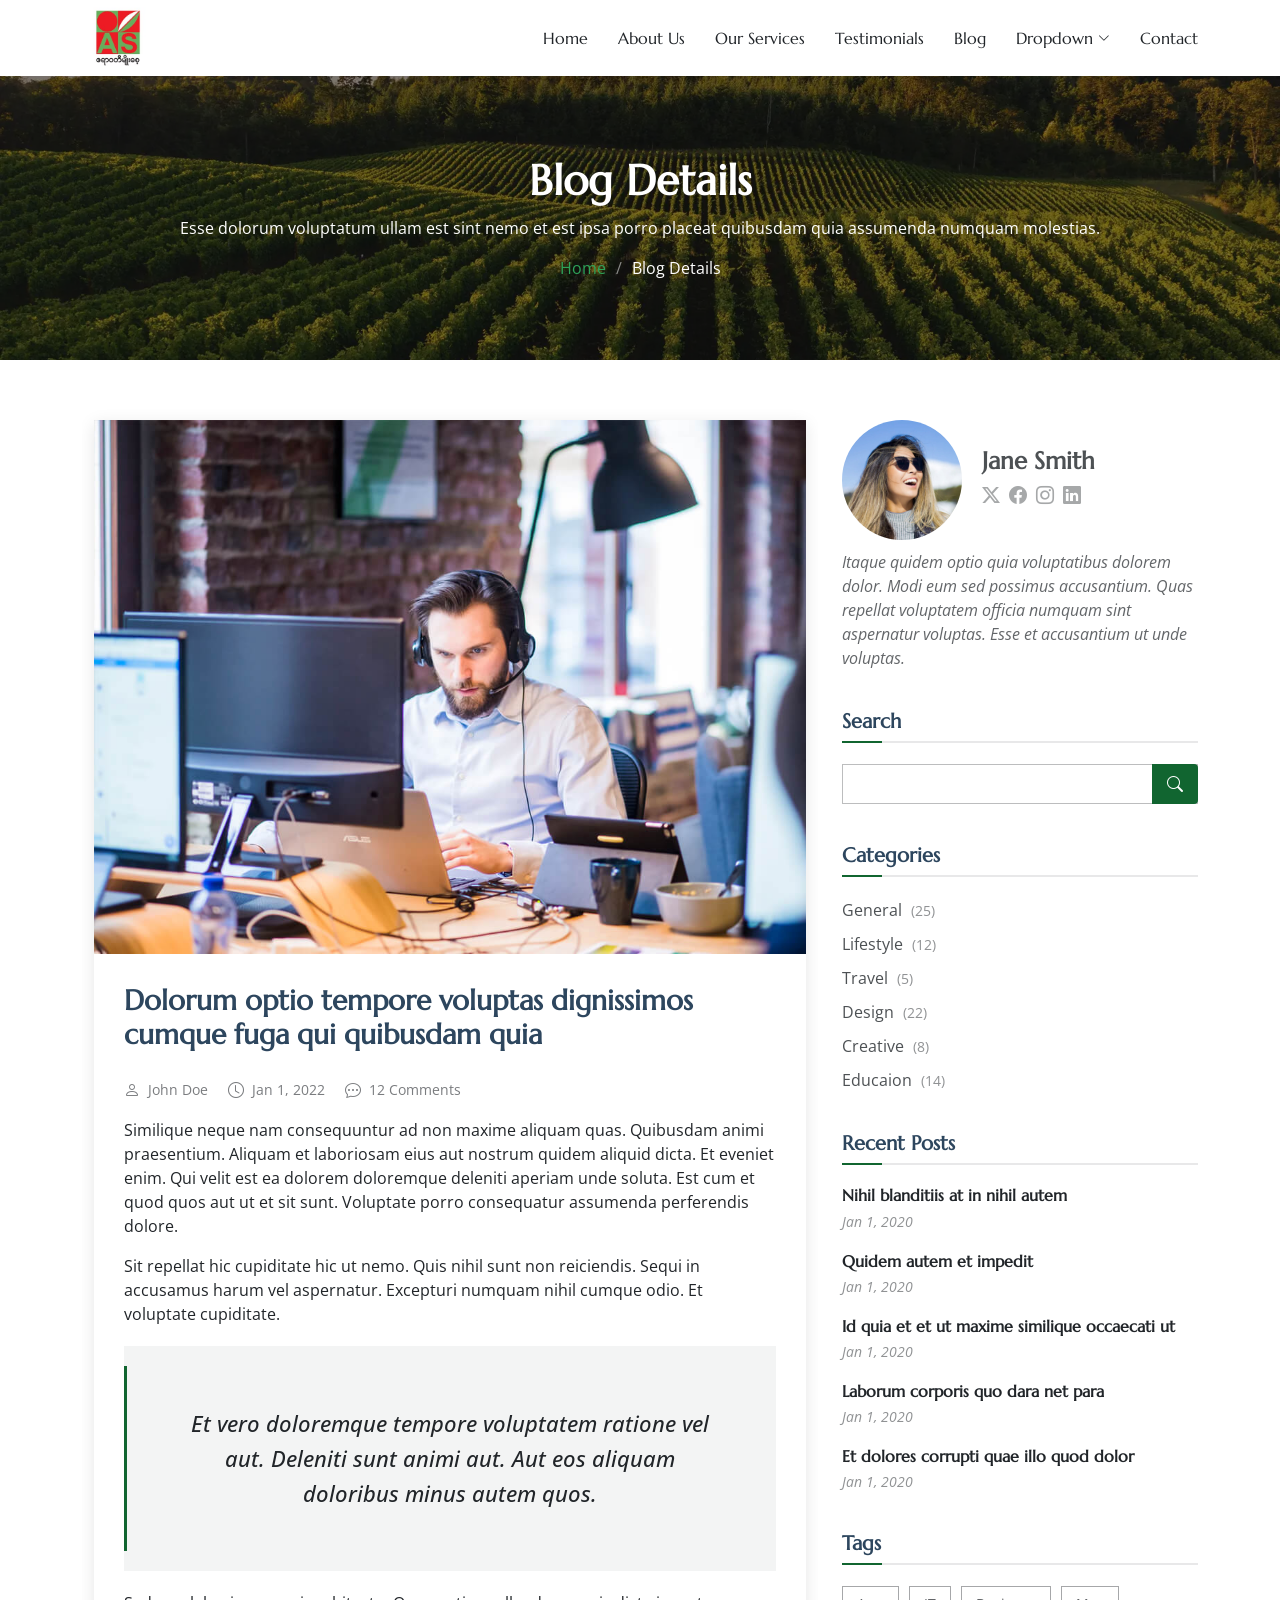
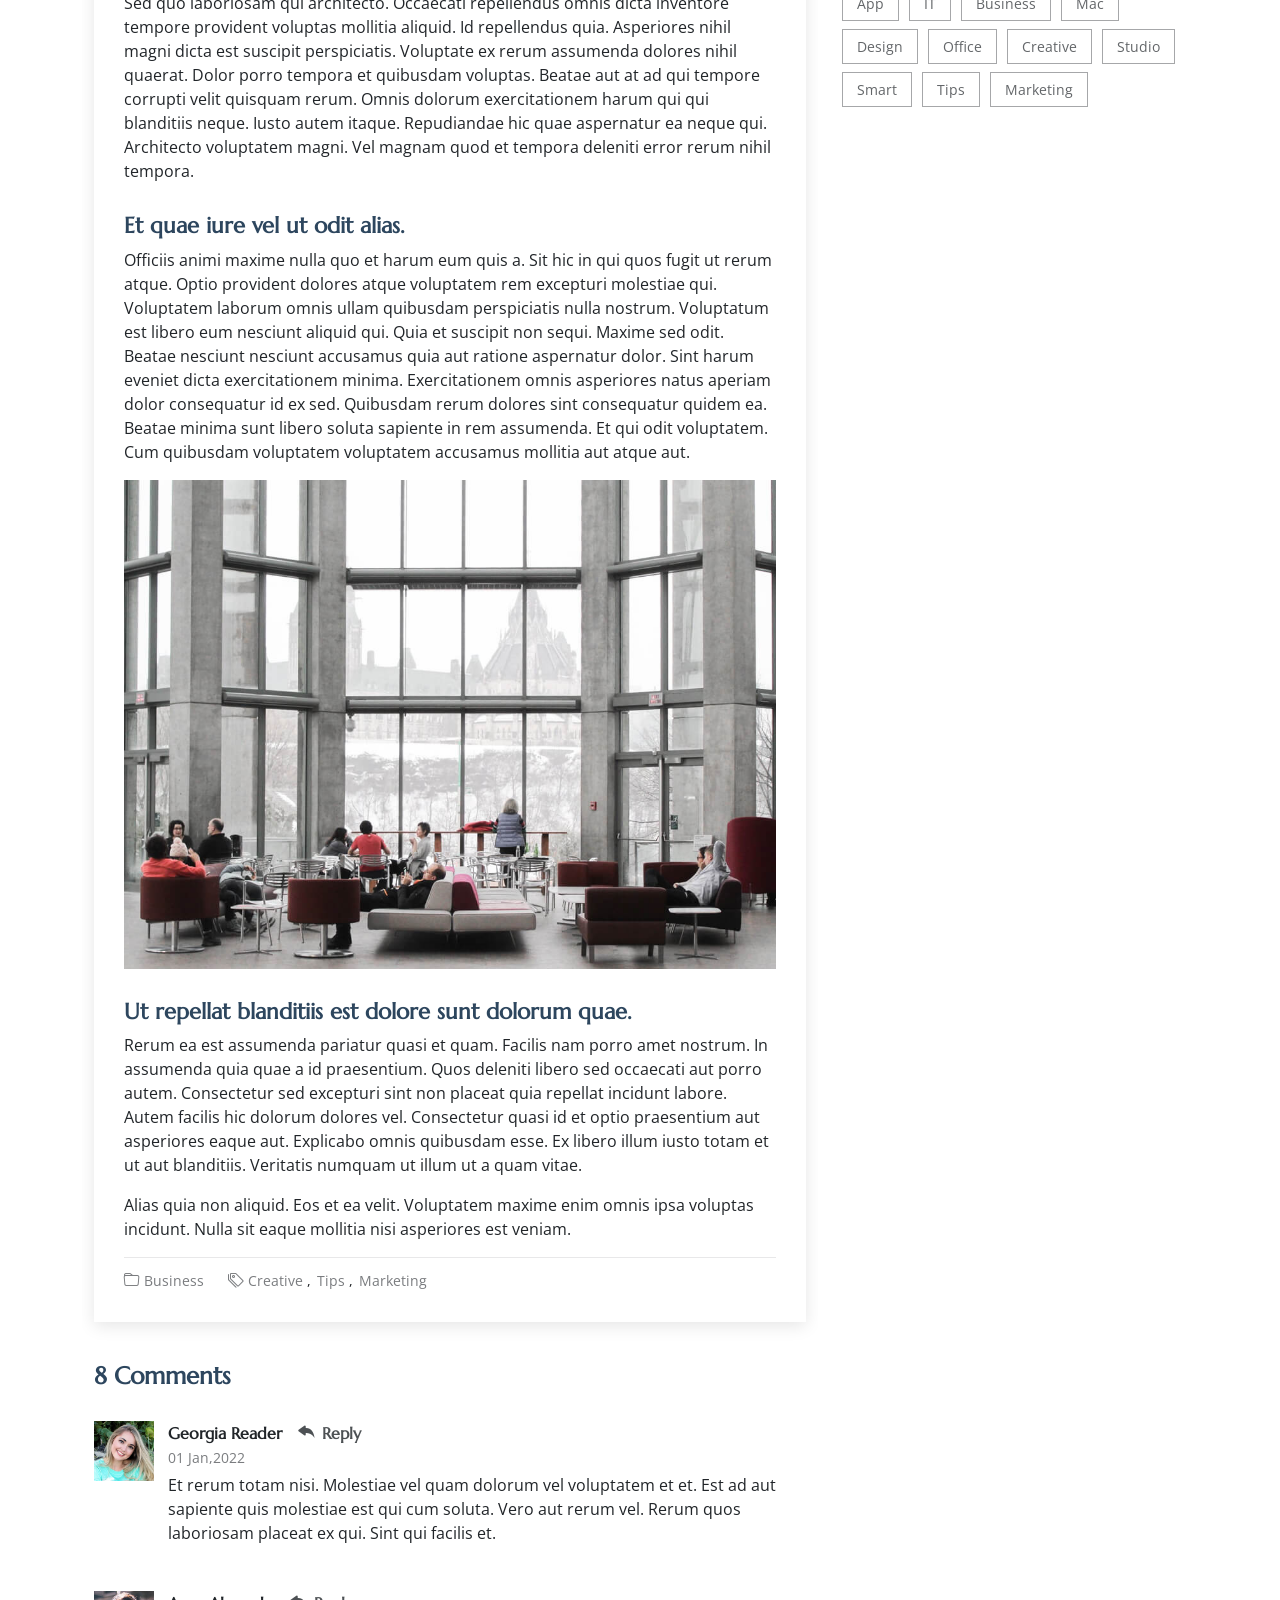
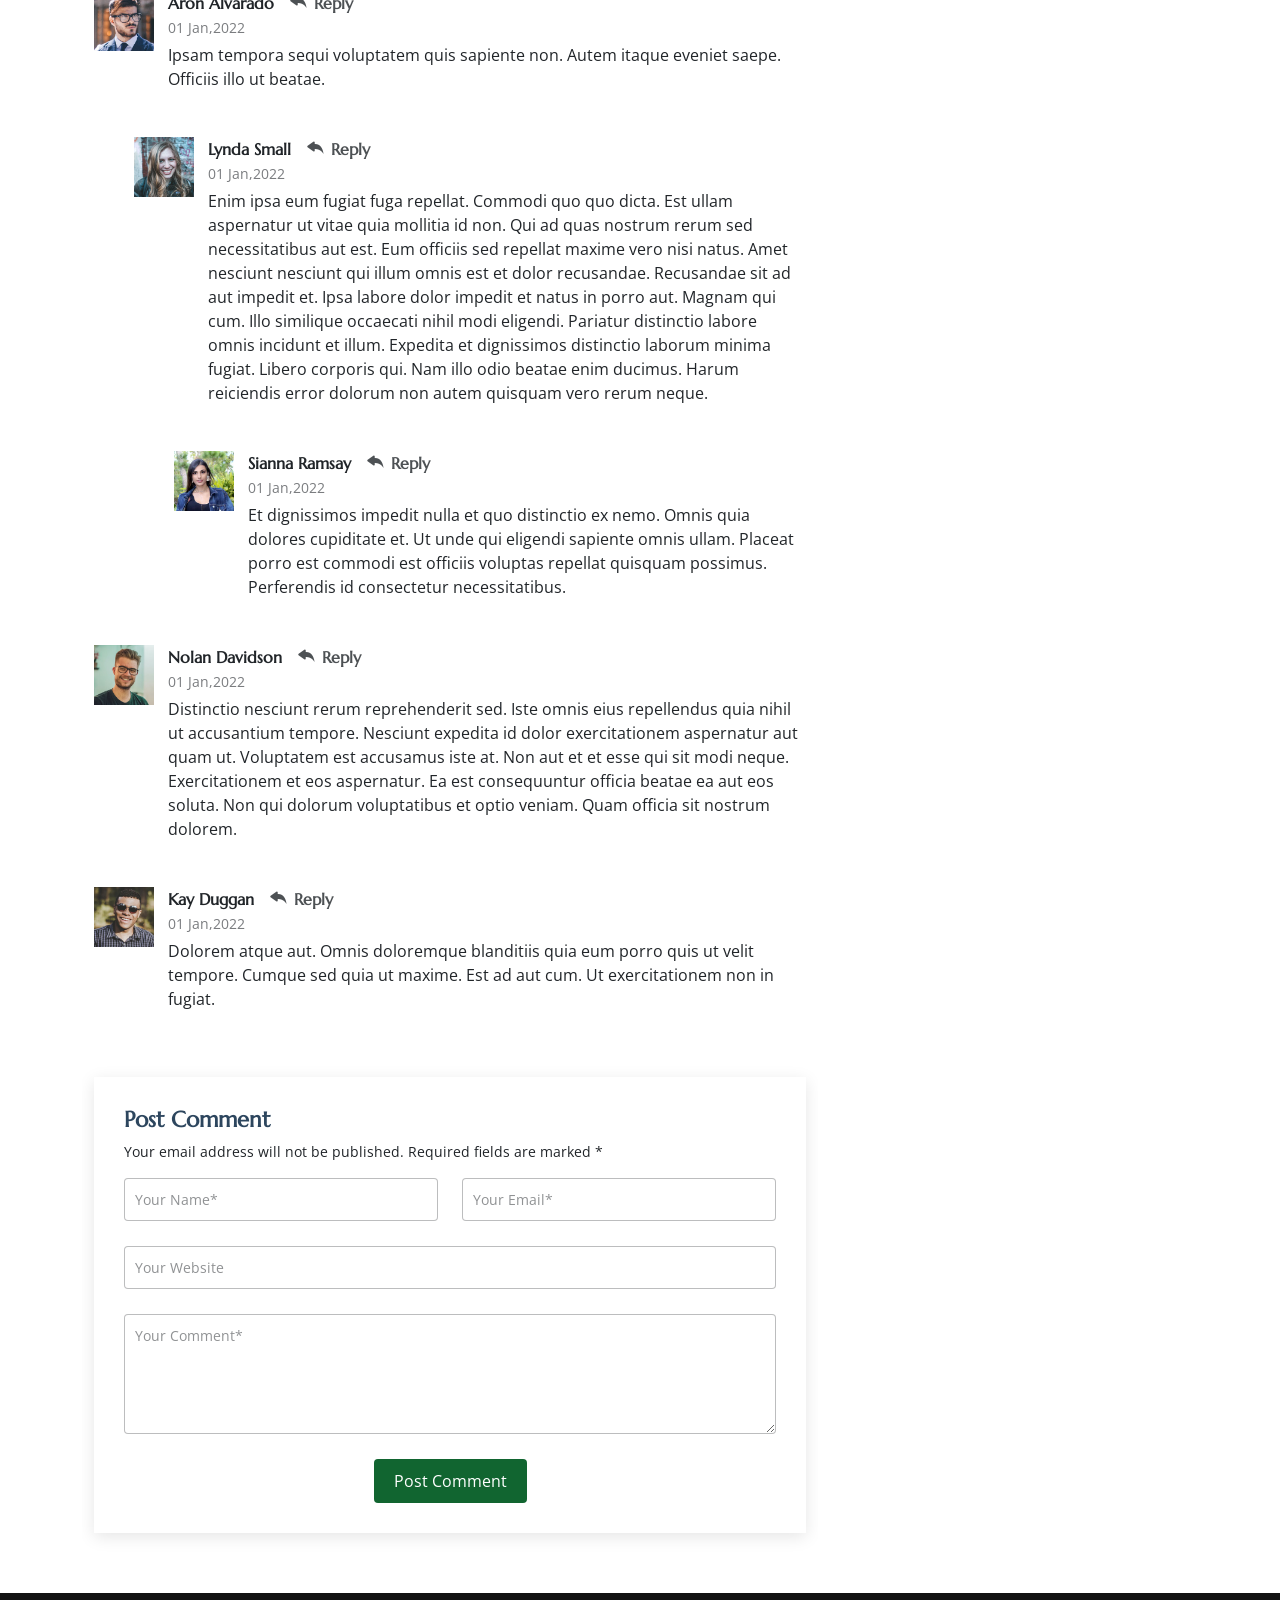
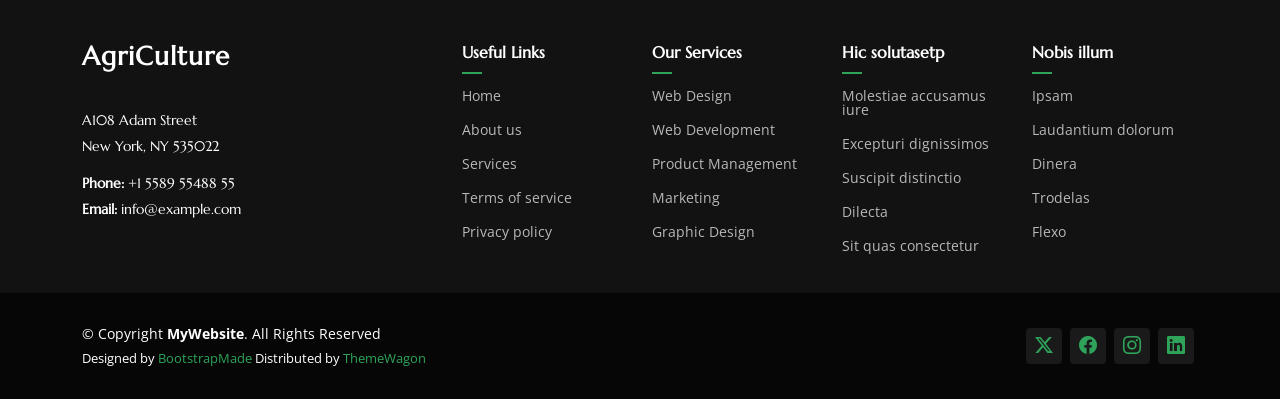
<file: blog-details.html>
<!DOCTYPE html>
<html lang="en">

<head>
  <meta charset="utf-8">
  <meta content="width=device-width, initial-scale=1.0" name="viewport">
  <title>Blog Details - AgriCulture Bootstrap Template</title>
  <meta name="description" content="">
  <meta name="keywords" content="">

  <!-- Favicons -->
  <link href="assets/img/favicon.png" rel="icon">
  <link href="assets/img/apple-touch-icon.png" rel="apple-touch-icon">

  <!-- Fonts -->
  <link href="https://fonts.googleapis.com" rel="preconnect">
  <link href="https://fonts.gstatic.com" rel="preconnect" crossorigin>
  <link href="https://fonts.googleapis.com/css2?family=Open+Sans:ital,wght@0,300;0,400;0,500;0,600;0,700;0,800;1,300;1,400;1,500;1,600;1,700;1,800&family=Marcellus:wght@400&display=swap" rel="stylesheet">

  <!-- Vendor CSS Files -->
  <link href="assets/vendor/bootstrap/css/bootstrap.min.css" rel="stylesheet">
  <link href="assets/vendor/bootstrap-icons/bootstrap-icons.css" rel="stylesheet">
  <link href="assets/vendor/aos/aos.css" rel="stylesheet">
  <link href="assets/vendor/swiper/swiper-bundle.min.css" rel="stylesheet">
  <link href="assets/vendor/glightbox/css/glightbox.min.css" rel="stylesheet">

  <!-- Main CSS File -->
  <link href="assets/css/main.css" rel="stylesheet">

  <!-- =======================================================
  * Template Name: AgriCulture
  * Template URL: https://bootstrapmade.com/agriculture-bootstrap-website-template/
  * Updated: Aug 07 2024 with Bootstrap v5.3.3
  * Author: BootstrapMade.com
  * License: https://bootstrapmade.com/license/
  ======================================================== -->
</head>

<body class="blog-details-page">

  <header id="header" class="header d-flex align-items-center position-relative">
    <div class="container-fluid container-xl position-relative d-flex align-items-center justify-content-between">

      <a href="index.html" class="logo d-flex align-items-center">
        <!-- Uncomment the line below if you also wish to use an image logo -->
        <img src="assets/img/ayaseed-logo.jpg" alt="AgriCulture">
        <!-- <h1 class="sitename">AgriCulture</h1>  -->
      </a>

      <nav id="navmenu" class="navmenu">
        <ul>
          <li><a href="index.html">Home</a></li>
          <li><a href="about.html">About Us</a></li>
          <li><a href="services.html">Our Services</a></li>
          <li><a href="testimonials.html">Testimonials</a></li>
          <li><a href="blog.html">Blog</a></li>
          <li class="dropdown"><a href="#"><span>Dropdown</span> <i class="bi bi-chevron-down toggle-dropdown"></i></a>
            <ul>
              <li><a href="#">Dropdown 1</a></li>
              <li class="dropdown"><a href="#"><span>Deep Dropdown</span> <i class="bi bi-chevron-down toggle-dropdown"></i></a>
                <ul>
                  <li><a href="#">Deep Dropdown 1</a></li>
                  <li><a href="#">Deep Dropdown 2</a></li>
                  <li><a href="#">Deep Dropdown 3</a></li>
                  <li><a href="#">Deep Dropdown 4</a></li>
                  <li><a href="#">Deep Dropdown 5</a></li>
                </ul>
              </li>
              <li><a href="#">Dropdown 2</a></li>
              <li><a href="#">Dropdown 3</a></li>
              <li><a href="#">Dropdown 4</a></li>
            </ul>
          </li>
          <li><a href="contact.html">Contact</a></li>
        </ul>
        <i class="mobile-nav-toggle d-xl-none bi bi-list"></i>
      </nav>

    </div>
  </header>

  <main class="main">

    <!-- Page Title -->
    <div class="page-title dark-background" data-aos="fade" style="background-image: url(assets/img/page-title-bg.webp);">
      <div class="container position-relative">
        <h1>Blog Details</h1>
        <p>Esse dolorum voluptatum ullam est sint nemo et est ipsa porro placeat quibusdam quia assumenda numquam molestias.</p>
        <nav class="breadcrumbs">
          <ol>
            <li><a href="index.html">Home</a></li>
            <li class="current">Blog Details</li>
          </ol>
        </nav>
      </div>
    </div><!-- End Page Title -->

    <div class="container">
      <div class="row">

        <div class="col-lg-8">

          <!-- Blog Details Section -->
          <section id="blog-details" class="blog-details section">
            <div class="container">

              <article class="article">

                <div class="post-img">
                  <img src="assets/img/blog/blog-1.jpg" alt="" class="img-fluid">
                </div>

                <h2 class="title">Dolorum optio tempore voluptas dignissimos cumque fuga qui quibusdam quia</h2>

                <div class="meta-top">
                  <ul>
                    <li class="d-flex align-items-center"><i class="bi bi-person"></i> <a href="blog-details.html">John Doe</a></li>
                    <li class="d-flex align-items-center"><i class="bi bi-clock"></i> <a href="blog-details.html"><time datetime="2020-01-01">Jan 1, 2022</time></a></li>
                    <li class="d-flex align-items-center"><i class="bi bi-chat-dots"></i> <a href="blog-details.html">12 Comments</a></li>
                  </ul>
                </div><!-- End meta top -->

                <div class="content">
                  <p>
                    Similique neque nam consequuntur ad non maxime aliquam quas. Quibusdam animi praesentium. Aliquam et laboriosam eius aut nostrum quidem aliquid dicta.
                    Et eveniet enim. Qui velit est ea dolorem doloremque deleniti aperiam unde soluta. Est cum et quod quos aut ut et sit sunt. Voluptate porro consequatur assumenda perferendis dolore.
                  </p>

                  <p>
                    Sit repellat hic cupiditate hic ut nemo. Quis nihil sunt non reiciendis. Sequi in accusamus harum vel aspernatur. Excepturi numquam nihil cumque odio. Et voluptate cupiditate.
                  </p>

                  <blockquote>
                    <p>
                      Et vero doloremque tempore voluptatem ratione vel aut. Deleniti sunt animi aut. Aut eos aliquam doloribus minus autem quos.
                    </p>
                  </blockquote>

                  <p>
                    Sed quo laboriosam qui architecto. Occaecati repellendus omnis dicta inventore tempore provident voluptas mollitia aliquid. Id repellendus quia. Asperiores nihil magni dicta est suscipit perspiciatis. Voluptate ex rerum assumenda dolores nihil quaerat.
                    Dolor porro tempora et quibusdam voluptas. Beatae aut at ad qui tempore corrupti velit quisquam rerum. Omnis dolorum exercitationem harum qui qui blanditiis neque.
                    Iusto autem itaque. Repudiandae hic quae aspernatur ea neque qui. Architecto voluptatem magni. Vel magnam quod et tempora deleniti error rerum nihil tempora.
                  </p>

                  <h3>Et quae iure vel ut odit alias.</h3>
                  <p>
                    Officiis animi maxime nulla quo et harum eum quis a. Sit hic in qui quos fugit ut rerum atque. Optio provident dolores atque voluptatem rem excepturi molestiae qui. Voluptatem laborum omnis ullam quibusdam perspiciatis nulla nostrum. Voluptatum est libero eum nesciunt aliquid qui.
                    Quia et suscipit non sequi. Maxime sed odit. Beatae nesciunt nesciunt accusamus quia aut ratione aspernatur dolor. Sint harum eveniet dicta exercitationem minima. Exercitationem omnis asperiores natus aperiam dolor consequatur id ex sed. Quibusdam rerum dolores sint consequatur quidem ea.
                    Beatae minima sunt libero soluta sapiente in rem assumenda. Et qui odit voluptatem. Cum quibusdam voluptatem voluptatem accusamus mollitia aut atque aut.
                  </p>
                  <img src="assets/img/blog/blog-inside-post.jpg" class="img-fluid" alt="">

                  <h3>Ut repellat blanditiis est dolore sunt dolorum quae.</h3>
                  <p>
                    Rerum ea est assumenda pariatur quasi et quam. Facilis nam porro amet nostrum. In assumenda quia quae a id praesentium. Quos deleniti libero sed occaecati aut porro autem. Consectetur sed excepturi sint non placeat quia repellat incidunt labore. Autem facilis hic dolorum dolores vel.
                    Consectetur quasi id et optio praesentium aut asperiores eaque aut. Explicabo omnis quibusdam esse. Ex libero illum iusto totam et ut aut blanditiis. Veritatis numquam ut illum ut a quam vitae.
                  </p>
                  <p>
                    Alias quia non aliquid. Eos et ea velit. Voluptatem maxime enim omnis ipsa voluptas incidunt. Nulla sit eaque mollitia nisi asperiores est veniam.
                  </p>

                </div><!-- End post content -->

                <div class="meta-bottom">
                  <i class="bi bi-folder"></i>
                  <ul class="cats">
                    <li><a href="#">Business</a></li>
                  </ul>

                  <i class="bi bi-tags"></i>
                  <ul class="tags">
                    <li><a href="#">Creative</a></li>
                    <li><a href="#">Tips</a></li>
                    <li><a href="#">Marketing</a></li>
                  </ul>
                </div><!-- End meta bottom -->

              </article>

            </div>
          </section><!-- /Blog Details Section -->

          <!-- Blog Comments Section -->
          <section id="blog-comments" class="blog-comments section">

            <div class="container">

              <h4 class="comments-count">8 Comments</h4>

              <div id="comment-1" class="comment">
                <div class="d-flex">
                  <div class="comment-img"><img src="assets/img/blog/comments-1.jpg" alt=""></div>
                  <div>
                    <h5><a href="">Georgia Reader</a> <a href="#" class="reply"><i class="bi bi-reply-fill"></i> Reply</a></h5>
                    <time datetime="2020-01-01">01 Jan,2022</time>
                    <p>
                      Et rerum totam nisi. Molestiae vel quam dolorum vel voluptatem et et. Est ad aut sapiente quis molestiae est qui cum soluta.
                      Vero aut rerum vel. Rerum quos laboriosam placeat ex qui. Sint qui facilis et.
                    </p>
                  </div>
                </div>
              </div><!-- End comment #1 -->

              <div id="comment-2" class="comment">
                <div class="d-flex">
                  <div class="comment-img"><img src="assets/img/blog/comments-2.jpg" alt=""></div>
                  <div>
                    <h5><a href="">Aron Alvarado</a> <a href="#" class="reply"><i class="bi bi-reply-fill"></i> Reply</a></h5>
                    <time datetime="2020-01-01">01 Jan,2022</time>
                    <p>
                      Ipsam tempora sequi voluptatem quis sapiente non. Autem itaque eveniet saepe. Officiis illo ut beatae.
                    </p>
                  </div>
                </div>

                <div id="comment-reply-1" class="comment comment-reply">
                  <div class="d-flex">
                    <div class="comment-img"><img src="assets/img/blog/comments-3.jpg" alt=""></div>
                    <div>
                      <h5><a href="">Lynda Small</a> <a href="#" class="reply"><i class="bi bi-reply-fill"></i> Reply</a></h5>
                      <time datetime="2020-01-01">01 Jan,2022</time>
                      <p>
                        Enim ipsa eum fugiat fuga repellat. Commodi quo quo dicta. Est ullam aspernatur ut vitae quia mollitia id non. Qui ad quas nostrum rerum sed necessitatibus aut est. Eum officiis sed repellat maxime vero nisi natus. Amet nesciunt nesciunt qui illum omnis est et dolor recusandae.

                        Recusandae sit ad aut impedit et. Ipsa labore dolor impedit et natus in porro aut. Magnam qui cum. Illo similique occaecati nihil modi eligendi. Pariatur distinctio labore omnis incidunt et illum. Expedita et dignissimos distinctio laborum minima fugiat.

                        Libero corporis qui. Nam illo odio beatae enim ducimus. Harum reiciendis error dolorum non autem quisquam vero rerum neque.
                      </p>
                    </div>
                  </div>

                  <div id="comment-reply-2" class="comment comment-reply">
                    <div class="d-flex">
                      <div class="comment-img"><img src="assets/img/blog/comments-4.jpg" alt=""></div>
                      <div>
                        <h5><a href="">Sianna Ramsay</a> <a href="#" class="reply"><i class="bi bi-reply-fill"></i> Reply</a></h5>
                        <time datetime="2020-01-01">01 Jan,2022</time>
                        <p>
                          Et dignissimos impedit nulla et quo distinctio ex nemo. Omnis quia dolores cupiditate et. Ut unde qui eligendi sapiente omnis ullam. Placeat porro est commodi est officiis voluptas repellat quisquam possimus. Perferendis id consectetur necessitatibus.
                        </p>
                      </div>
                    </div>

                  </div><!-- End comment reply #2-->

                </div><!-- End comment reply #1-->

              </div><!-- End comment #2-->

              <div id="comment-3" class="comment">
                <div class="d-flex">
                  <div class="comment-img"><img src="assets/img/blog/comments-5.jpg" alt=""></div>
                  <div>
                    <h5><a href="">Nolan Davidson</a> <a href="#" class="reply"><i class="bi bi-reply-fill"></i> Reply</a></h5>
                    <time datetime="2020-01-01">01 Jan,2022</time>
                    <p>
                      Distinctio nesciunt rerum reprehenderit sed. Iste omnis eius repellendus quia nihil ut accusantium tempore. Nesciunt expedita id dolor exercitationem aspernatur aut quam ut. Voluptatem est accusamus iste at.
                      Non aut et et esse qui sit modi neque. Exercitationem et eos aspernatur. Ea est consequuntur officia beatae ea aut eos soluta. Non qui dolorum voluptatibus et optio veniam. Quam officia sit nostrum dolorem.
                    </p>
                  </div>
                </div>

              </div><!-- End comment #3 -->

              <div id="comment-4" class="comment">
                <div class="d-flex">
                  <div class="comment-img"><img src="assets/img/blog/comments-6.jpg" alt=""></div>
                  <div>
                    <h5><a href="">Kay Duggan</a> <a href="#" class="reply"><i class="bi bi-reply-fill"></i> Reply</a></h5>
                    <time datetime="2020-01-01">01 Jan,2022</time>
                    <p>
                      Dolorem atque aut. Omnis doloremque blanditiis quia eum porro quis ut velit tempore. Cumque sed quia ut maxime. Est ad aut cum. Ut exercitationem non in fugiat.
                    </p>
                  </div>
                </div>

              </div><!-- End comment #4 -->

            </div>

          </section><!-- /Blog Comments Section -->

          <!-- Comment Form Section -->
          <section id="comment-form" class="comment-form section">
            <div class="container">

              <form action="">

                <h4>Post Comment</h4>
                <p>Your email address will not be published. Required fields are marked * </p>
                <div class="row">
                  <div class="col-md-6 form-group">
                    <input name="name" type="text" class="form-control" placeholder="Your Name*">
                  </div>
                  <div class="col-md-6 form-group">
                    <input name="email" type="text" class="form-control" placeholder="Your Email*">
                  </div>
                </div>
                <div class="row">
                  <div class="col form-group">
                    <input name="website" type="text" class="form-control" placeholder="Your Website">
                  </div>
                </div>
                <div class="row">
                  <div class="col form-group">
                    <textarea name="comment" class="form-control" placeholder="Your Comment*"></textarea>
                  </div>
                </div>

                <div class="text-center">
                  <button type="submit" class="btn btn-primary">Post Comment</button>
                </div>

              </form>

            </div>
          </section><!-- /Comment Form Section -->

        </div>

        <div class="col-lg-4 sidebar">

          <div class="widgets-container">

            <!-- Blog Author Widget -->
            <div class="blog-author-widget widget-item">

              <div class="d-flex flex-column align-items-center">
                <div class="d-flex align-items-center w-100">
                  <img src="assets/img/blog/blog-author.jpg" class="rounded-circle flex-shrink-0" alt="">
                  <div>
                    <h4>Jane Smith</h4>
                    <div class="social-links">
                      <a href="https://x.com/#"><i class="bi bi-twitter-x"></i></a>
                      <a href="https://facebook.com/#"><i class="bi bi-facebook"></i></a>
                      <a href="https://instagram.com/#"><i class="biu bi-instagram"></i></a>
                      <a href="https://instagram.com/#"><i class="biu bi-linkedin"></i></a>
                    </div>
                  </div>
                </div>

                <p>
                  Itaque quidem optio quia voluptatibus dolorem dolor. Modi eum sed possimus accusantium. Quas repellat voluptatem officia numquam sint aspernatur voluptas. Esse et accusantium ut unde voluptas.
                </p>

              </div>

            </div><!--/Blog Author Widget -->

            <!-- Search Widget -->
            <div class="search-widget widget-item">

              <h3 class="widget-title">Search</h3>
              <form action="">
                <input type="text">
                <button type="submit" title="Search"><i class="bi bi-search"></i></button>
              </form>

            </div><!--/Search Widget -->

            <!-- Categories Widget -->
            <div class="categories-widget widget-item">

              <h3 class="widget-title">Categories</h3>
              <ul class="mt-3">
                <li><a href="#">General <span>(25)</span></a></li>
                <li><a href="#">Lifestyle <span>(12)</span></a></li>
                <li><a href="#">Travel <span>(5)</span></a></li>
                <li><a href="#">Design <span>(22)</span></a></li>
                <li><a href="#">Creative <span>(8)</span></a></li>
                <li><a href="#">Educaion <span>(14)</span></a></li>
              </ul>

            </div><!--/Categories Widget -->

            <!-- Recent Posts Widget 2 -->
            <div class="recent-posts-widget-2 widget-item">

              <h3 class="widget-title">Recent Posts</h3>

              <div class="post-item">
                <h4><a href="blog-details.html">Nihil blanditiis at in nihil autem</a></h4>
                <time datetime="2020-01-01">Jan 1, 2020</time>
              </div><!-- End recent post item-->

              <div class="post-item">
                <h4><a href="blog-details.html">Quidem autem et impedit</a></h4>
                <time datetime="2020-01-01">Jan 1, 2020</time>
              </div><!-- End recent post item-->

              <div class="post-item">
                <h4><a href="blog-details.html">Id quia et et ut maxime similique occaecati ut</a></h4>
                <time datetime="2020-01-01">Jan 1, 2020</time>
              </div><!-- End recent post item-->

              <div class="post-item">
                <h4><a href="blog-details.html">Laborum corporis quo dara net para</a></h4>
                <time datetime="2020-01-01">Jan 1, 2020</time>
              </div><!-- End recent post item-->

              <div class="post-item">
                <h4><a href="blog-details.html">Et dolores corrupti quae illo quod dolor</a></h4>
                <time datetime="2020-01-01">Jan 1, 2020</time>
              </div><!-- End recent post item-->

            </div><!--/Recent Posts Widget 2 -->

            <!-- Tags Widget -->
            <div class="tags-widget widget-item">

              <h3 class="widget-title">Tags</h3>
              <ul>
                <li><a href="#">App</a></li>
                <li><a href="#">IT</a></li>
                <li><a href="#">Business</a></li>
                <li><a href="#">Mac</a></li>
                <li><a href="#">Design</a></li>
                <li><a href="#">Office</a></li>
                <li><a href="#">Creative</a></li>
                <li><a href="#">Studio</a></li>
                <li><a href="#">Smart</a></li>
                <li><a href="#">Tips</a></li>
                <li><a href="#">Marketing</a></li>
              </ul>

            </div><!--/Tags Widget -->

          </div>

        </div>

      </div>
    </div>

  </main>

  <footer id="footer" class="footer dark-background">

    <div class="footer-top">
      <div class="container">
        <div class="row gy-4">
          <div class="col-lg-4 col-md-6 footer-about">
            <a href="index.html" class="logo d-flex align-items-center">
              <span class="sitename">AgriCulture</span>
            </a>
            <div class="footer-contact pt-3">
              <p>A108 Adam Street</p>
              <p>New York, NY 535022</p>
              <p class="mt-3"><strong>Phone:</strong> <span>+1 5589 55488 55</span></p>
              <p><strong>Email:</strong> <span>info@example.com</span></p>
            </div>
          </div>

          <div class="col-lg-2 col-md-3 footer-links">
            <h4>Useful Links</h4>
            <ul>
              <li><a href="#">Home</a></li>
              <li><a href="#">About us</a></li>
              <li><a href="#">Services</a></li>
              <li><a href="#">Terms of service</a></li>
              <li><a href="#">Privacy policy</a></li>
            </ul>
          </div>

          <div class="col-lg-2 col-md-3 footer-links">
            <h4>Our Services</h4>
            <ul>
              <li><a href="#">Web Design</a></li>
              <li><a href="#">Web Development</a></li>
              <li><a href="#">Product Management</a></li>
              <li><a href="#">Marketing</a></li>
              <li><a href="#">Graphic Design</a></li>
            </ul>
          </div>

          <div class="col-lg-2 col-md-3 footer-links">
            <h4>Hic solutasetp</h4>
            <ul>
              <li><a href="#">Molestiae accusamus iure</a></li>
              <li><a href="#">Excepturi dignissimos</a></li>
              <li><a href="#">Suscipit distinctio</a></li>
              <li><a href="#">Dilecta</a></li>
              <li><a href="#">Sit quas consectetur</a></li>
            </ul>
          </div>

          <div class="col-lg-2 col-md-3 footer-links">
            <h4>Nobis illum</h4>
            <ul>
              <li><a href="#">Ipsam</a></li>
              <li><a href="#">Laudantium dolorum</a></li>
              <li><a href="#">Dinera</a></li>
              <li><a href="#">Trodelas</a></li>
              <li><a href="#">Flexo</a></li>
            </ul>
          </div>

        </div>
      </div>
    </div>

    <div class="copyright text-center">
      <div class="container d-flex flex-column flex-lg-row justify-content-center justify-content-lg-between align-items-center">

        <div class="d-flex flex-column align-items-center align-items-lg-start">
          <div>
            © Copyright <strong><span>MyWebsite</span></strong>. All Rights Reserved
          </div>
          <div class="credits">
            <!-- All the links in the footer should remain intact. -->
            <!-- You can delete the links only if you purchased the pro version. -->
            <!-- Licensing information: https://bootstrapmade.com/license/ -->
            <!-- Purchase the pro version with working PHP/AJAX contact form: https://bootstrapmade.com/herobiz-bootstrap-business-template/ -->
            Designed by <a href="https://bootstrapmade.com/">BootstrapMade</a> Distributed by <a href="https://themewagon.com">ThemeWagon</a>
          </div>
        </div>

        <div class="social-links order-first order-lg-last mb-3 mb-lg-0">
          <a href=""><i class="bi bi-twitter-x"></i></a>
          <a href=""><i class="bi bi-facebook"></i></a>
          <a href=""><i class="bi bi-instagram"></i></a>
          <a href=""><i class="bi bi-linkedin"></i></a>
        </div>

      </div>
    </div>

  </footer>

  <!-- Scroll Top -->
  <a href="#" id="scroll-top" class="scroll-top d-flex align-items-center justify-content-center"><i class="bi bi-arrow-up-short"></i></a>

  <!-- Preloader -->
  <div id="preloader"></div>

  <!-- Vendor JS Files -->
  <script src="assets/vendor/bootstrap/js/bootstrap.bundle.min.js"></script>
  <script src="assets/vendor/php-email-form/validate.js"></script>
  <script src="assets/vendor/aos/aos.js"></script>
  <script src="assets/vendor/swiper/swiper-bundle.min.js"></script>
  <script src="assets/vendor/glightbox/js/glightbox.min.js"></script>

  <!-- Main JS File -->
  <script src="assets/js/main.js"></script>

</body>

</html>
</file>
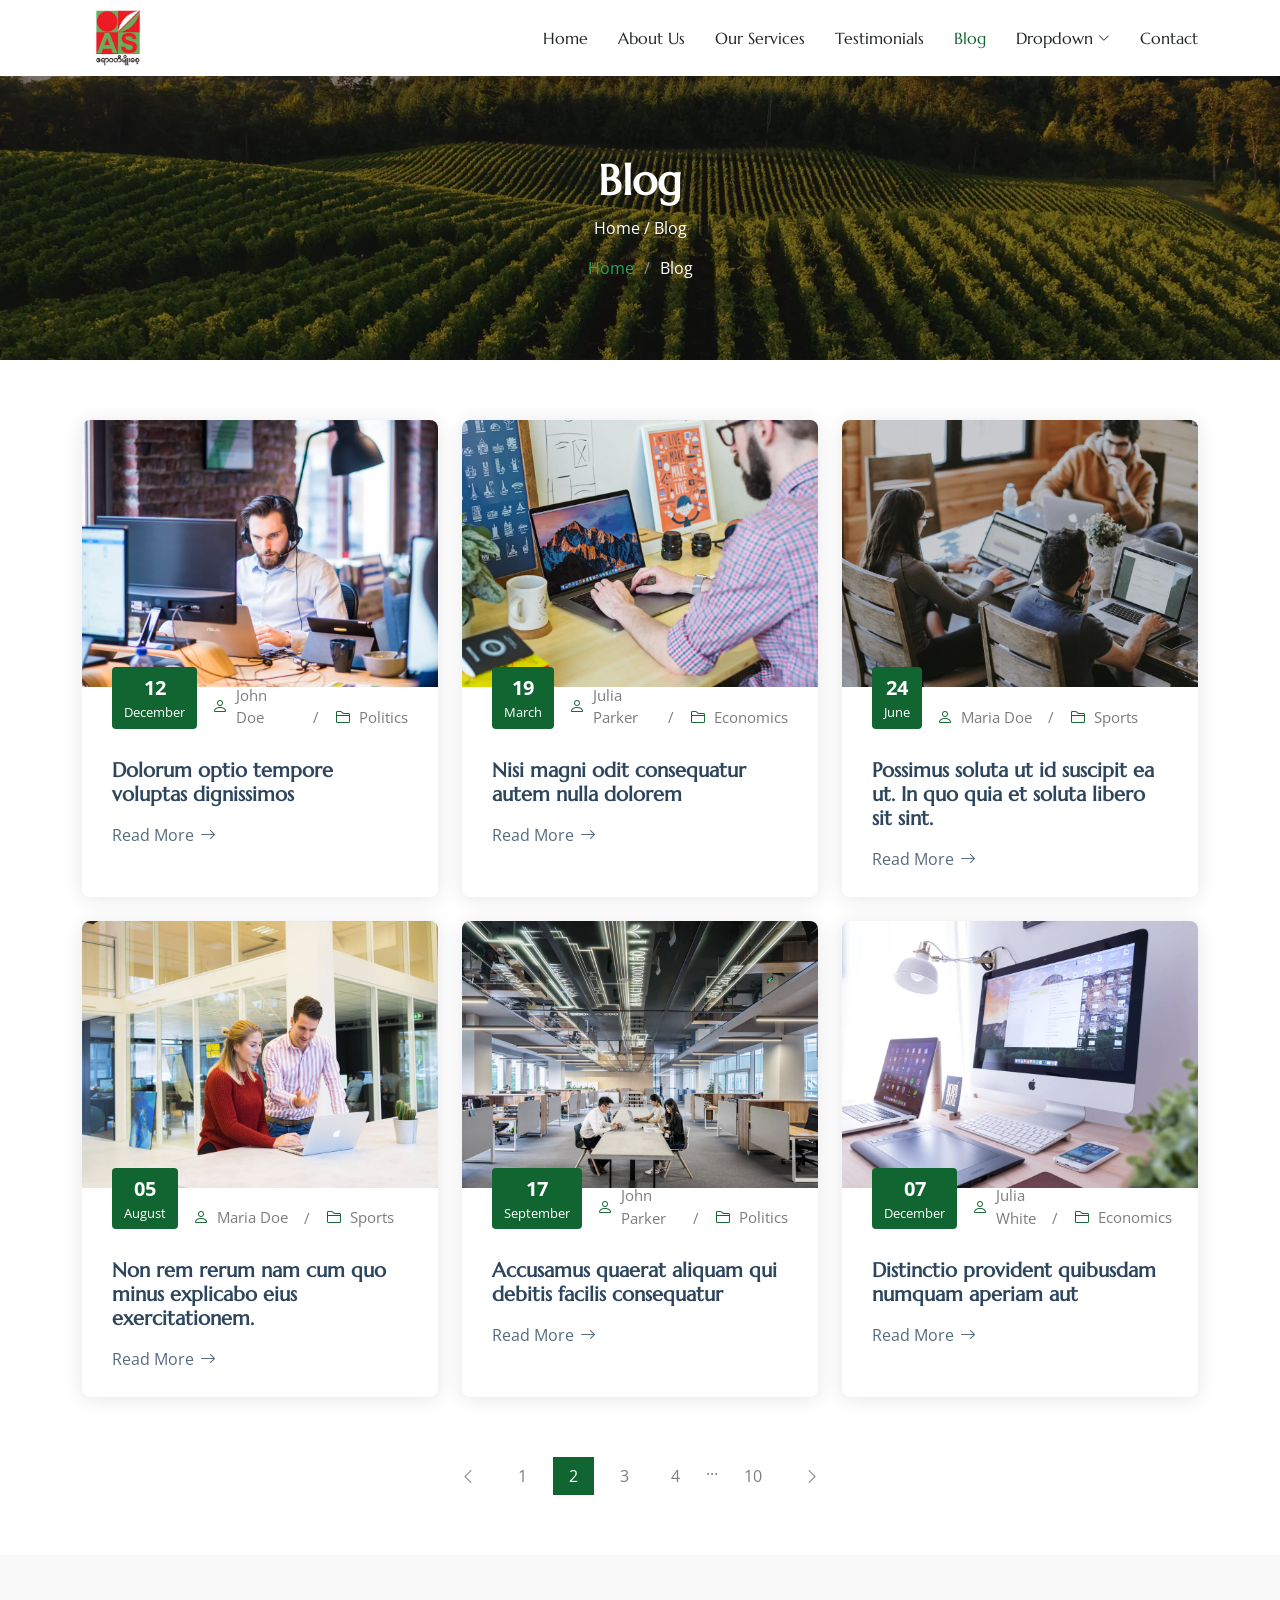
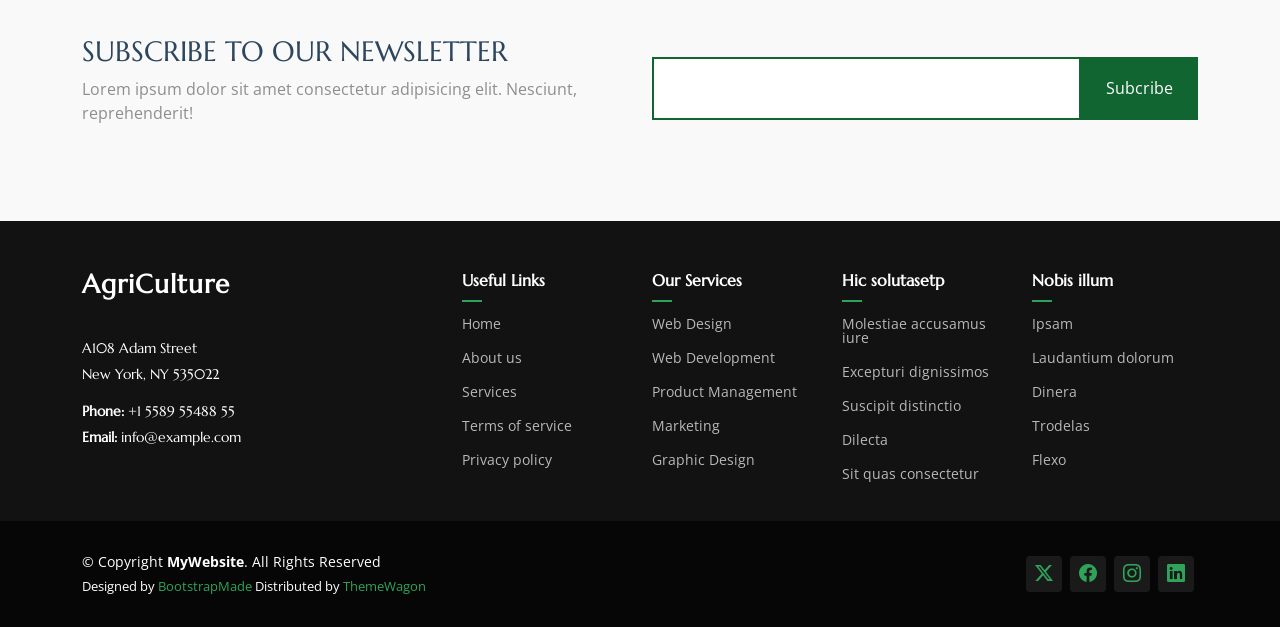
<file: blog.html>
<!DOCTYPE html>
<html lang="en">

<head>
  <meta charset="utf-8">
  <meta content="width=device-width, initial-scale=1.0" name="viewport">
  <title>Blog - AgriCulture Bootstrap Template</title>
  <meta name="description" content="">
  <meta name="keywords" content="">

  <!-- Favicons -->
  <link href="assets/img/favicon.png" rel="icon">
  <link href="assets/img/apple-touch-icon.png" rel="apple-touch-icon">

  <!-- Fonts -->
  <link href="https://fonts.googleapis.com" rel="preconnect">
  <link href="https://fonts.gstatic.com" rel="preconnect" crossorigin>
  <link href="https://fonts.googleapis.com/css2?family=Open+Sans:ital,wght@0,300;0,400;0,500;0,600;0,700;0,800;1,300;1,400;1,500;1,600;1,700;1,800&family=Marcellus:wght@400&display=swap" rel="stylesheet">

  <!-- Vendor CSS Files -->
  <link href="assets/vendor/bootstrap/css/bootstrap.min.css" rel="stylesheet">
  <link href="assets/vendor/bootstrap-icons/bootstrap-icons.css" rel="stylesheet">
  <link href="assets/vendor/aos/aos.css" rel="stylesheet">
  <link href="assets/vendor/swiper/swiper-bundle.min.css" rel="stylesheet">
  <link href="assets/vendor/glightbox/css/glightbox.min.css" rel="stylesheet">

  <!-- Main CSS File -->
  <link href="assets/css/main.css" rel="stylesheet">

  <!-- =======================================================
  * Template Name: AgriCulture
  * Template URL: https://bootstrapmade.com/agriculture-bootstrap-website-template/
  * Updated: Aug 07 2024 with Bootstrap v5.3.3
  * Author: BootstrapMade.com
  * License: https://bootstrapmade.com/license/
  ======================================================== -->
</head>

<body class="blog-page">

  <header id="header" class="header d-flex align-items-center position-relative">
    <div class="container-fluid container-xl position-relative d-flex align-items-center justify-content-between">

      <a href="index.html" class="logo d-flex align-items-center">
        <!-- Uncomment the line below if you also wish to use an image logo -->
        <img src="assets/img/ayaseed-logo.jpg" alt="AgriCulture">
        <!-- <h1 class="sitename">AgriCulture</h1>  -->
      </a>

      <nav id="navmenu" class="navmenu">
        <ul>
          <li><a href="index.html">Home</a></li>
          <li><a href="about.html">About Us</a></li>
          <li><a href="services.html">Our Services</a></li>
          <li><a href="testimonials.html">Testimonials</a></li>
          <li><a href="blog.html" class="active">Blog</a></li>
          <li class="dropdown"><a href="#"><span>Dropdown</span> <i class="bi bi-chevron-down toggle-dropdown"></i></a>
            <ul>
              <li><a href="#">Dropdown 1</a></li>
              <li class="dropdown"><a href="#"><span>Deep Dropdown</span> <i class="bi bi-chevron-down toggle-dropdown"></i></a>
                <ul>
                  <li><a href="#">Deep Dropdown 1</a></li>
                  <li><a href="#">Deep Dropdown 2</a></li>
                  <li><a href="#">Deep Dropdown 3</a></li>
                  <li><a href="#">Deep Dropdown 4</a></li>
                  <li><a href="#">Deep Dropdown 5</a></li>
                </ul>
              </li>
              <li><a href="#">Dropdown 2</a></li>
              <li><a href="#">Dropdown 3</a></li>
              <li><a href="#">Dropdown 4</a></li>
            </ul>
          </li>
          <li><a href="contact.html">Contact</a></li>
        </ul>
        <i class="mobile-nav-toggle d-xl-none bi bi-list"></i>
      </nav>

    </div>
  </header>

  <main class="main">

    <!-- Page Title -->
    <div class="page-title dark-background" data-aos="fade" style="background-image: url(assets/img/page-title-bg.webp);">
      <div class="container position-relative">
        <h1>Blog</h1>
        <p>
          Home
          /
          Blog</p>
        <nav class="breadcrumbs">
          <ol>
            <li><a href="index.html">Home</a></li>
            <li class="current">Blog</li>
          </ol>
        </nav>
      </div>
    </div><!-- End Page Title -->

    <!-- Blog Posts 2 Section -->
    <section id="blog-posts-2" class="blog-posts-2 section">

      <div class="container">
        <div class="row gy-4">

          <div class="col-lg-4">
            <article class="position-relative h-100">

              <div class="post-img position-relative overflow-hidden">
                <img src="assets/img/blog/blog-1.jpg" class="img-fluid" alt="">
              </div>

              <div class="meta d-flex align-items-end">
                <span class="post-date"><span>12</span>December</span>
                <div class="d-flex align-items-center">
                  <i class="bi bi-person"></i> <span class="ps-2">John Doe</span>
                </div>
                <span class="px-3 text-black-50">/</span>
                <div class="d-flex align-items-center">
                  <i class="bi bi-folder2"></i> <span class="ps-2">Politics</span>
                </div>
              </div>

              <div class="post-content d-flex flex-column">

                <h3 class="post-title">Dolorum optio tempore voluptas dignissimos</h3>
                <a href="blog-details.html" class="readmore stretched-link"><span>Read More</span><i class="bi bi-arrow-right"></i></a>

              </div>

            </article>
          </div><!-- End post list item -->

          <div class="col-lg-4">
            <article class="position-relative h-100">

              <div class="post-img position-relative overflow-hidden">
                <img src="assets/img/blog/blog-2.jpg" class="img-fluid" alt="">
              </div>

              <div class="meta d-flex align-items-end">
                <span class="post-date"><span>19</span>March</span>
                <div class="d-flex align-items-center">
                  <i class="bi bi-person"></i> <span class="ps-2">Julia Parker</span>
                </div>
                <span class="px-3 text-black-50">/</span>
                <div class="d-flex align-items-center">
                  <i class="bi bi-folder2"></i> <span class="ps-2">Economics</span>
                </div>
              </div>

              <div class="post-content d-flex flex-column">
                <h3 class="post-title">Nisi magni odit consequatur autem nulla dolorem</h3>
                <a href="blog-details.html" class="readmore stretched-link"><span>Read More</span><i class="bi bi-arrow-right"></i></a>
              </div>

            </article>
          </div><!-- End post list item -->

          <div class="col-lg-4">
            <article class="position-relative h-100">

              <div class="post-img position-relative overflow-hidden">
                <img src="assets/img/blog/blog-3.jpg" class="img-fluid" alt="">
              </div>
              <div class="meta d-flex align-items-end">
                <span class="post-date"><span>24</span>June</span>
                <div class="d-flex align-items-center">
                  <i class="bi bi-person"></i> <span class="ps-2">Maria Doe</span>
                </div>
                <span class="px-3 text-black-50">/</span>
                <div class="d-flex align-items-center">
                  <i class="bi bi-folder2"></i> <span class="ps-2">Sports</span>
                </div>
              </div>

              <div class="post-content d-flex flex-column">
                <h3 class="post-title">Possimus soluta ut id suscipit ea ut. In quo quia et soluta libero sit sint.</h3>
                <a href="blog-details.html" class="readmore stretched-link"><span>Read More</span><i class="bi bi-arrow-right"></i></a>
              </div>

            </article>
          </div><!-- End post list item -->

          <div class="col-lg-4">
            <article class="position-relative h-100">

              <div class="post-img position-relative overflow-hidden">
                <img src="assets/img/blog/blog-4.jpg" class="img-fluid" alt="">
              </div>
              <div class="meta d-flex align-items-end">
                <span class="post-date"><span>05</span>August</span>
                <div class="d-flex align-items-center">
                  <i class="bi bi-person"></i> <span class="ps-2">Maria Doe</span>
                </div>
                <span class="px-3 text-black-50">/</span>
                <div class="d-flex align-items-center">
                  <i class="bi bi-folder2"></i> <span class="ps-2">Sports</span>
                </div>
              </div>

              <div class="post-content d-flex flex-column">
                <h3 class="post-title">Non rem rerum nam cum quo minus explicabo eius exercitationem.</h3>
                <a href="blog-details.html" class="readmore stretched-link"><span>Read More</span><i class="bi bi-arrow-right"></i></a>
              </div>

            </article>
          </div><!-- End post list item -->

          <div class="col-lg-4">
            <article class="position-relative h-100">

              <div class="post-img position-relative overflow-hidden">
                <img src="assets/img/blog/blog-5.jpg" class="img-fluid" alt="">
              </div>

              <div class="meta d-flex align-items-end">
                <span class="post-date"><span>17</span>September</span>
                <div class="d-flex align-items-center">
                  <i class="bi bi-person"></i> <span class="ps-2">John Parker</span>
                </div>
                <span class="px-3 text-black-50">/</span>
                <div class="d-flex align-items-center">
                  <i class="bi bi-folder2"></i> <span class="ps-2">Politics</span>
                </div>
              </div>

              <div class="post-content d-flex flex-column">

                <h3 class="post-title">Accusamus quaerat aliquam qui debitis facilis consequatur</h3>
                <a href="blog-details.html" class="readmore stretched-link"><span>Read More</span><i class="bi bi-arrow-right"></i></a>

              </div>

            </article>
          </div><!-- End post list item -->

          <div class="col-lg-4">
            <article class="position-relative h-100">

              <div class="post-img position-relative overflow-hidden">
                <img src="assets/img/blog/blog-6.jpg" class="img-fluid" alt="">
              </div>

              <div class="meta d-flex align-items-end">
                <span class="post-date"><span>07</span>December</span>
                <div class="d-flex align-items-center">
                  <i class="bi bi-person"></i> <span class="ps-2">Julia White</span>
                </div>
                <span class="px-3 text-black-50">/</span>
                <div class="d-flex align-items-center">
                  <i class="bi bi-folder2"></i> <span class="ps-2">Economics</span>
                </div>
              </div>

              <div class="post-content d-flex flex-column">

                <h3 class="post-title">Distinctio provident quibusdam numquam aperiam aut</h3>
                <a href="blog-details.html" class="readmore stretched-link"><span>Read More</span><i class="bi bi-arrow-right"></i></a>

              </div>

            </article>
          </div><!-- End post list item -->

        </div>
      </div>

    </section><!-- /Blog Posts 2 Section -->

    <!-- Blog Pagination Section -->
    <section id="blog-pagination" class="blog-pagination section">

      <div class="container">
        <div class="d-flex justify-content-center">
          <ul>
            <li><a href="#"><i class="bi bi-chevron-left"></i></a></li>
            <li><a href="#">1</a></li>
            <li><a href="#" class="active">2</a></li>
            <li><a href="#">3</a></li>
            <li><a href="#">4</a></li>
            <li>...</li>
            <li><a href="#">10</a></li>
            <li><a href="#"><i class="bi bi-chevron-right"></i></a></li>
          </ul>
        </div>
      </div>

    </section><!-- /Blog Pagination Section -->

    <!-- Call To Action Section -->
    <section id="call-to-action" class="call-to-action section light-background">

      <div class="content">
        <div class="container">
          <div class="row align-items-center">
            <div class="col-lg-6">
              <h3>Subscribe To Our Newsletter</h3>
              <p class="opacity-50">
                Lorem ipsum dolor sit amet consectetur adipisicing elit.
                Nesciunt, reprehenderit!
              </p>
            </div>
            <div class="col-lg-6">
              <form action="forms/newsletter.php" class="form-subscribe php-email-form">
                <div class="form-group d-flex align-items-stretch">
                  <input type="email" name="email" class="form-control h-100" placeholder="Enter your e-mail">
                  <input type="submit" class="btn btn-secondary px-4" value="Subcribe">
                </div>
                <div class="loading">Loading</div>
                <div class="error-message"></div>
                <div class="sent-message">
                  Your subscription request has been sent. Thank you!
                </div>
              </form>
            </div>
          </div>
        </div>
      </div>
    </section><!-- /Call To Action Section -->

  </main>

  <footer id="footer" class="footer dark-background">

    <div class="footer-top">
      <div class="container">
        <div class="row gy-4">
          <div class="col-lg-4 col-md-6 footer-about">
            <a href="index.html" class="logo d-flex align-items-center">
              <span class="sitename">AgriCulture</span>
            </a>
            <div class="footer-contact pt-3">
              <p>A108 Adam Street</p>
              <p>New York, NY 535022</p>
              <p class="mt-3"><strong>Phone:</strong> <span>+1 5589 55488 55</span></p>
              <p><strong>Email:</strong> <span>info@example.com</span></p>
            </div>
          </div>

          <div class="col-lg-2 col-md-3 footer-links">
            <h4>Useful Links</h4>
            <ul>
              <li><a href="#">Home</a></li>
              <li><a href="#">About us</a></li>
              <li><a href="#">Services</a></li>
              <li><a href="#">Terms of service</a></li>
              <li><a href="#">Privacy policy</a></li>
            </ul>
          </div>

          <div class="col-lg-2 col-md-3 footer-links">
            <h4>Our Services</h4>
            <ul>
              <li><a href="#">Web Design</a></li>
              <li><a href="#">Web Development</a></li>
              <li><a href="#">Product Management</a></li>
              <li><a href="#">Marketing</a></li>
              <li><a href="#">Graphic Design</a></li>
            </ul>
          </div>

          <div class="col-lg-2 col-md-3 footer-links">
            <h4>Hic solutasetp</h4>
            <ul>
              <li><a href="#">Molestiae accusamus iure</a></li>
              <li><a href="#">Excepturi dignissimos</a></li>
              <li><a href="#">Suscipit distinctio</a></li>
              <li><a href="#">Dilecta</a></li>
              <li><a href="#">Sit quas consectetur</a></li>
            </ul>
          </div>

          <div class="col-lg-2 col-md-3 footer-links">
            <h4>Nobis illum</h4>
            <ul>
              <li><a href="#">Ipsam</a></li>
              <li><a href="#">Laudantium dolorum</a></li>
              <li><a href="#">Dinera</a></li>
              <li><a href="#">Trodelas</a></li>
              <li><a href="#">Flexo</a></li>
            </ul>
          </div>

        </div>
      </div>
    </div>

    <div class="copyright text-center">
      <div class="container d-flex flex-column flex-lg-row justify-content-center justify-content-lg-between align-items-center">

        <div class="d-flex flex-column align-items-center align-items-lg-start">
          <div>
            © Copyright <strong><span>MyWebsite</span></strong>. All Rights Reserved
          </div>
          <div class="credits">
            <!-- All the links in the footer should remain intact. -->
            <!-- You can delete the links only if you purchased the pro version. -->
            <!-- Licensing information: https://bootstrapmade.com/license/ -->
            <!-- Purchase the pro version with working PHP/AJAX contact form: https://bootstrapmade.com/herobiz-bootstrap-business-template/ -->
            Designed by <a href="https://bootstrapmade.com/">BootstrapMade</a> Distributed by <a href="https://themewagon.com">ThemeWagon</a>
          </div>
        </div>

        <div class="social-links order-first order-lg-last mb-3 mb-lg-0">
          <a href=""><i class="bi bi-twitter-x"></i></a>
          <a href=""><i class="bi bi-facebook"></i></a>
          <a href=""><i class="bi bi-instagram"></i></a>
          <a href=""><i class="bi bi-linkedin"></i></a>
        </div>

      </div>
    </div>

  </footer>

  <!-- Scroll Top -->
  <a href="#" id="scroll-top" class="scroll-top d-flex align-items-center justify-content-center"><i class="bi bi-arrow-up-short"></i></a>

  <!-- Preloader -->
  <div id="preloader"></div>

  <!-- Vendor JS Files -->
  <script src="assets/vendor/bootstrap/js/bootstrap.bundle.min.js"></script>
  <script src="assets/vendor/php-email-form/validate.js"></script>
  <script src="assets/vendor/aos/aos.js"></script>
  <script src="assets/vendor/swiper/swiper-bundle.min.js"></script>
  <script src="assets/vendor/glightbox/js/glightbox.min.js"></script>

  <!-- Main JS File -->
  <script src="assets/js/main.js"></script>

</body>

</html>
</file>
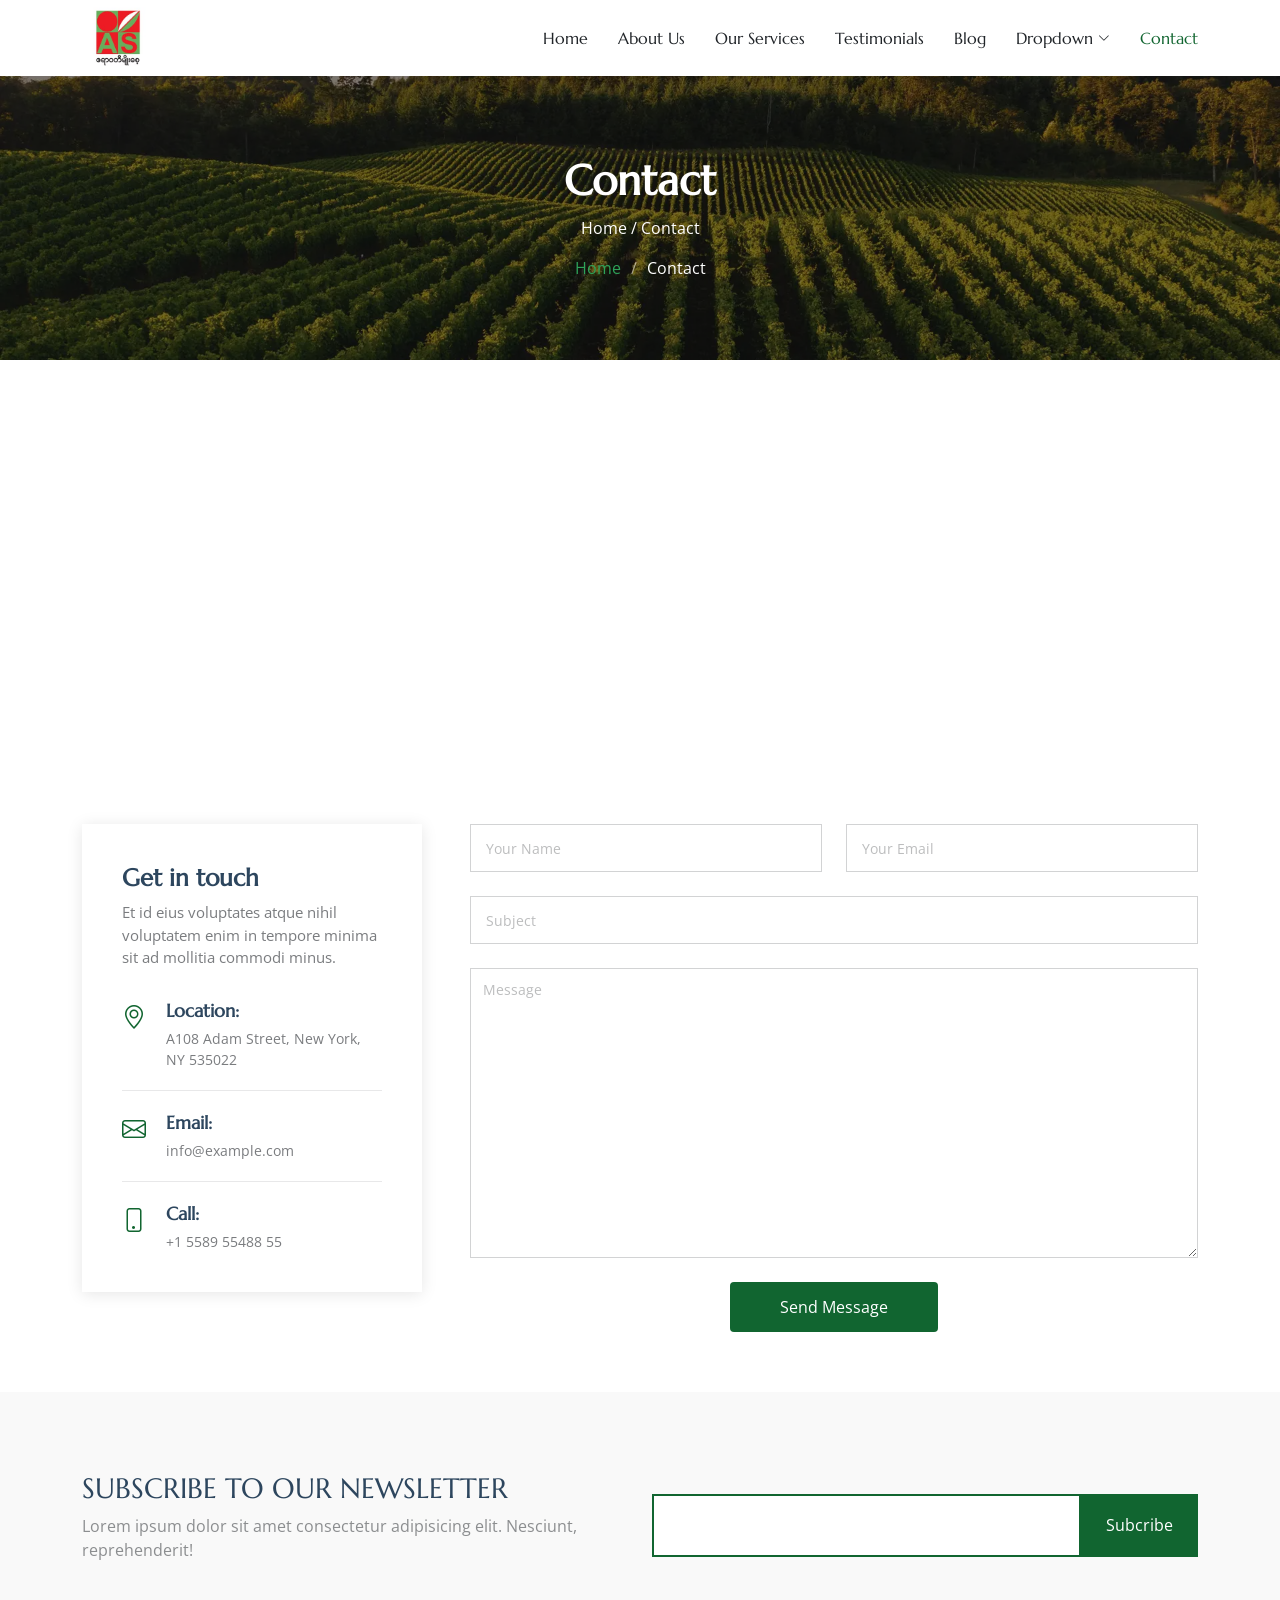
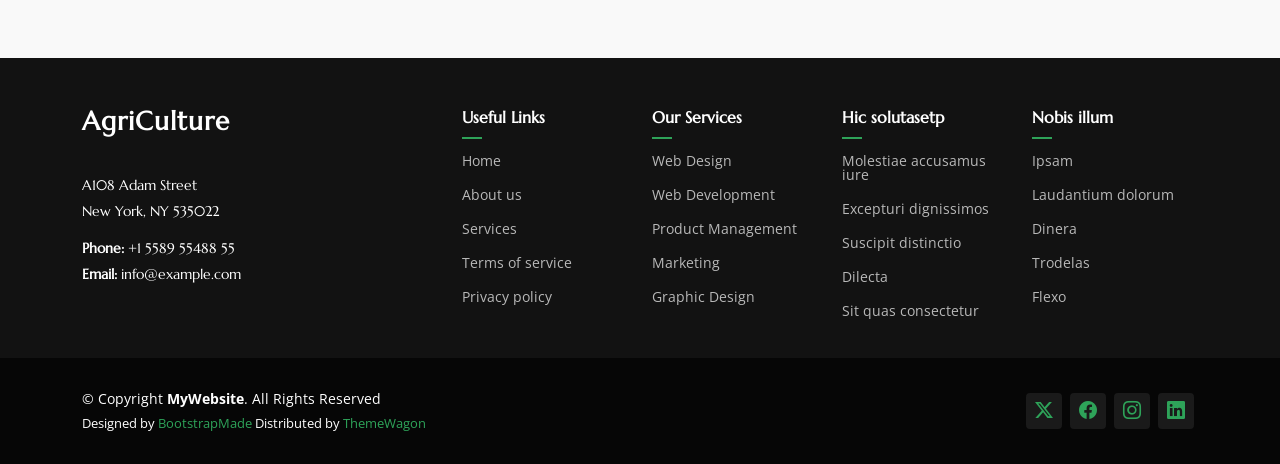
<file: contact.html>
<!DOCTYPE html>
<html lang="en">

<head>
  <meta charset="utf-8">
  <meta content="width=device-width, initial-scale=1.0" name="viewport">
  <title>Contact - AgriCulture Bootstrap Template</title>
  <meta name="description" content="">
  <meta name="keywords" content="">

  <!-- Favicons -->
  <link href="assets/img/favicon.png" rel="icon">
  <link href="assets/img/apple-touch-icon.png" rel="apple-touch-icon">

  <!-- Fonts -->
  <link href="https://fonts.googleapis.com" rel="preconnect">
  <link href="https://fonts.gstatic.com" rel="preconnect" crossorigin>
  <link href="https://fonts.googleapis.com/css2?family=Open+Sans:ital,wght@0,300;0,400;0,500;0,600;0,700;0,800;1,300;1,400;1,500;1,600;1,700;1,800&family=Marcellus:wght@400&display=swap" rel="stylesheet">

  <!-- Vendor CSS Files -->
  <link href="assets/vendor/bootstrap/css/bootstrap.min.css" rel="stylesheet">
  <link href="assets/vendor/bootstrap-icons/bootstrap-icons.css" rel="stylesheet">
  <link href="assets/vendor/aos/aos.css" rel="stylesheet">
  <link href="assets/vendor/swiper/swiper-bundle.min.css" rel="stylesheet">
  <link href="assets/vendor/glightbox/css/glightbox.min.css" rel="stylesheet">

  <!-- Main CSS File -->
  <link href="assets/css/main.css" rel="stylesheet">

  <!-- =======================================================
  * Template Name: AgriCulture
  * Template URL: https://bootstrapmade.com/agriculture-bootstrap-website-template/
  * Updated: Aug 07 2024 with Bootstrap v5.3.3
  * Author: BootstrapMade.com
  * License: https://bootstrapmade.com/license/
  ======================================================== -->
</head>

<body class="contact-page">

  <header id="header" class="header d-flex align-items-center position-relative">
    <div class="container-fluid container-xl position-relative d-flex align-items-center justify-content-between">

      <a href="index.html" class="logo d-flex align-items-center">
        <!-- Uncomment the line below if you also wish to use an image logo -->
        <img src="assets/img/ayaseed-logo.jpg" alt="AgriCulture">
        <!-- <h1 class="sitename">AgriCulture</h1>  -->
      </a>

      <nav id="navmenu" class="navmenu">
        <ul>
          <li><a href="index.html">Home</a></li>
          <li><a href="about.html">About Us</a></li>
          <li><a href="services.html">Our Services</a></li>
          <li><a href="testimonials.html">Testimonials</a></li>
          <li><a href="blog.html">Blog</a></li>
          <li class="dropdown"><a href="#"><span>Dropdown</span> <i class="bi bi-chevron-down toggle-dropdown"></i></a>
            <ul>
              <li><a href="#">Dropdown 1</a></li>
              <li class="dropdown"><a href="#"><span>Deep Dropdown</span> <i class="bi bi-chevron-down toggle-dropdown"></i></a>
                <ul>
                  <li><a href="#">Deep Dropdown 1</a></li>
                  <li><a href="#">Deep Dropdown 2</a></li>
                  <li><a href="#">Deep Dropdown 3</a></li>
                  <li><a href="#">Deep Dropdown 4</a></li>
                  <li><a href="#">Deep Dropdown 5</a></li>
                </ul>
              </li>
              <li><a href="#">Dropdown 2</a></li>
              <li><a href="#">Dropdown 3</a></li>
              <li><a href="#">Dropdown 4</a></li>
            </ul>
          </li>
          <li><a href="contact.html" class="active">Contact</a></li>
        </ul>
        <i class="mobile-nav-toggle d-xl-none bi bi-list"></i>
      </nav>

    </div>
  </header>

  <main class="main">

    <!-- Page Title -->
    <div class="page-title dark-background" data-aos="fade" style="background-image: url(assets/img/page-title-bg.webp);">
      <div class="container position-relative">
        <h1>Contact</h1>
        <p>
          Home
          /
          Contact
        </p>
        <nav class="breadcrumbs">
          <ol>
            <li><a href="index.html">Home</a></li>
            <li class="current">Contact</li>
          </ol>
        </nav>
      </div>
    </div><!-- End Page Title -->

    <!-- Contact Section -->
    <section id="contact" class="contact section">

      <div class="mb-5">
        <iframe style="width: 100%; height: 400px;" src="https://www.google.com/maps/embed?pb=!1m14!1m8!1m3!1d12097.433213460943!2d-74.0062269!3d40.7101282!3m2!1i1024!2i768!4f13.1!3m3!1m2!1s0x0%3A0xb89d1fe6bc499443!2sDowntown+Conference+Center!5e0!3m2!1smk!2sbg!4v1539943755621" frameborder="0" allowfullscreen=""></iframe>
      </div><!-- End Google Maps -->

      <div class="container" data-aos="fade">

        <div class="row gy-5 gx-lg-5">

          <div class="col-lg-4">

            <div class="info">
              <h3>Get in touch</h3>
              <p>Et id eius voluptates atque nihil voluptatem enim in tempore minima sit ad mollitia commodi minus.</p>

              <div class="info-item d-flex">
                <i class="bi bi-geo-alt flex-shrink-0"></i>
                <div>
                  <h4>Location:</h4>
                  <p>A108 Adam Street, New York, NY 535022</p>
                </div>
              </div><!-- End Info Item -->

              <div class="info-item d-flex">
                <i class="bi bi-envelope flex-shrink-0"></i>
                <div>
                  <h4>Email:</h4>
                  <p>info@example.com</p>
                </div>
              </div><!-- End Info Item -->

              <div class="info-item d-flex">
                <i class="bi bi-phone flex-shrink-0"></i>
                <div>
                  <h4>Call:</h4>
                  <p>+1 5589 55488 55</p>
                </div>
              </div><!-- End Info Item -->

            </div>

          </div>

          <div class="col-lg-8">
            <form action="forms/contact.php" method="post" role="form" class="php-email-form">
              <div class="row">
                <div class="col-md-6 form-group">
                  <input type="text" name="name" class="form-control" id="name" placeholder="Your Name" required="">
                </div>
                <div class="col-md-6 form-group mt-3 mt-md-0">
                  <input type="email" class="form-control" name="email" id="email" placeholder="Your Email" required="">
                </div>
              </div>
              <div class="form-group mt-3">
                <input type="text" class="form-control" name="subject" id="subject" placeholder="Subject" required="">
              </div>
              <div class="form-group mt-3">
                <textarea class="form-control" name="message" placeholder="Message" required=""></textarea>
              </div>
              <div class="my-3">
                <div class="loading">Loading</div>
                <div class="error-message"></div>
                <div class="sent-message">Your message has been sent. Thank you!</div>
              </div>
              <div class="text-center"><button type="submit">Send Message</button></div>
            </form>
          </div><!-- End Contact Form -->

        </div>

      </div>

    </section><!-- /Contact Section -->

    <!-- Call To Action Section -->
    <section id="call-to-action" class="call-to-action section light-background">

      <div class="content">
        <div class="container">
          <div class="row align-items-center">
            <div class="col-lg-6">
              <h3>Subscribe To Our Newsletter</h3>
              <p class="opacity-50">
                Lorem ipsum dolor sit amet consectetur adipisicing elit.
                Nesciunt, reprehenderit!
              </p>
            </div>
            <div class="col-lg-6">
              <form action="forms/newsletter.php" class="form-subscribe php-email-form">
                <div class="form-group d-flex align-items-stretch">
                  <input type="email" name="email" class="form-control h-100" placeholder="Enter your e-mail">
                  <input type="submit" class="btn btn-secondary px-4" value="Subcribe">
                </div>
                <div class="loading">Loading</div>
                <div class="error-message"></div>
                <div class="sent-message">
                  Your subscription request has been sent. Thank you!
                </div>
              </form>
            </div>
          </div>
        </div>
      </div>
    </section><!-- /Call To Action Section -->

  </main>

  <footer id="footer" class="footer dark-background">

    <div class="footer-top">
      <div class="container">
        <div class="row gy-4">
          <div class="col-lg-4 col-md-6 footer-about">
            <a href="index.html" class="logo d-flex align-items-center">
              <span class="sitename">AgriCulture</span>
            </a>
            <div class="footer-contact pt-3">
              <p>A108 Adam Street</p>
              <p>New York, NY 535022</p>
              <p class="mt-3"><strong>Phone:</strong> <span>+1 5589 55488 55</span></p>
              <p><strong>Email:</strong> <span>info@example.com</span></p>
            </div>
          </div>

          <div class="col-lg-2 col-md-3 footer-links">
            <h4>Useful Links</h4>
            <ul>
              <li><a href="#">Home</a></li>
              <li><a href="#">About us</a></li>
              <li><a href="#">Services</a></li>
              <li><a href="#">Terms of service</a></li>
              <li><a href="#">Privacy policy</a></li>
            </ul>
          </div>

          <div class="col-lg-2 col-md-3 footer-links">
            <h4>Our Services</h4>
            <ul>
              <li><a href="#">Web Design</a></li>
              <li><a href="#">Web Development</a></li>
              <li><a href="#">Product Management</a></li>
              <li><a href="#">Marketing</a></li>
              <li><a href="#">Graphic Design</a></li>
            </ul>
          </div>

          <div class="col-lg-2 col-md-3 footer-links">
            <h4>Hic solutasetp</h4>
            <ul>
              <li><a href="#">Molestiae accusamus iure</a></li>
              <li><a href="#">Excepturi dignissimos</a></li>
              <li><a href="#">Suscipit distinctio</a></li>
              <li><a href="#">Dilecta</a></li>
              <li><a href="#">Sit quas consectetur</a></li>
            </ul>
          </div>

          <div class="col-lg-2 col-md-3 footer-links">
            <h4>Nobis illum</h4>
            <ul>
              <li><a href="#">Ipsam</a></li>
              <li><a href="#">Laudantium dolorum</a></li>
              <li><a href="#">Dinera</a></li>
              <li><a href="#">Trodelas</a></li>
              <li><a href="#">Flexo</a></li>
            </ul>
          </div>

        </div>
      </div>
    </div>

    <div class="copyright text-center">
      <div class="container d-flex flex-column flex-lg-row justify-content-center justify-content-lg-between align-items-center">

        <div class="d-flex flex-column align-items-center align-items-lg-start">
          <div>
            © Copyright <strong><span>MyWebsite</span></strong>. All Rights Reserved
          </div>
          <div class="credits">
            <!-- All the links in the footer should remain intact. -->
            <!-- You can delete the links only if you purchased the pro version. -->
            <!-- Licensing information: https://bootstrapmade.com/license/ -->
            <!-- Purchase the pro version with working PHP/AJAX contact form: https://bootstrapmade.com/herobiz-bootstrap-business-template/ -->
            Designed by <a href="https://bootstrapmade.com/">BootstrapMade</a> Distributed by <a href="https://themewagon.com">ThemeWagon</a>
          </div>
        </div>

        <div class="social-links order-first order-lg-last mb-3 mb-lg-0">
          <a href=""><i class="bi bi-twitter-x"></i></a>
          <a href=""><i class="bi bi-facebook"></i></a>
          <a href=""><i class="bi bi-instagram"></i></a>
          <a href=""><i class="bi bi-linkedin"></i></a>
        </div>

      </div>
    </div>

  </footer>

  <!-- Scroll Top -->
  <a href="#" id="scroll-top" class="scroll-top d-flex align-items-center justify-content-center"><i class="bi bi-arrow-up-short"></i></a>

  <!-- Preloader -->
  <div id="preloader"></div>

  <!-- Vendor JS Files -->
  <script src="assets/vendor/bootstrap/js/bootstrap.bundle.min.js"></script>
  <script src="assets/vendor/php-email-form/validate.js"></script>
  <script src="assets/vendor/aos/aos.js"></script>
  <script src="assets/vendor/swiper/swiper-bundle.min.js"></script>
  <script src="assets/vendor/glightbox/js/glightbox.min.js"></script>

  <!-- Main JS File -->
  <script src="assets/js/main.js"></script>

</body>

</html>
</file>
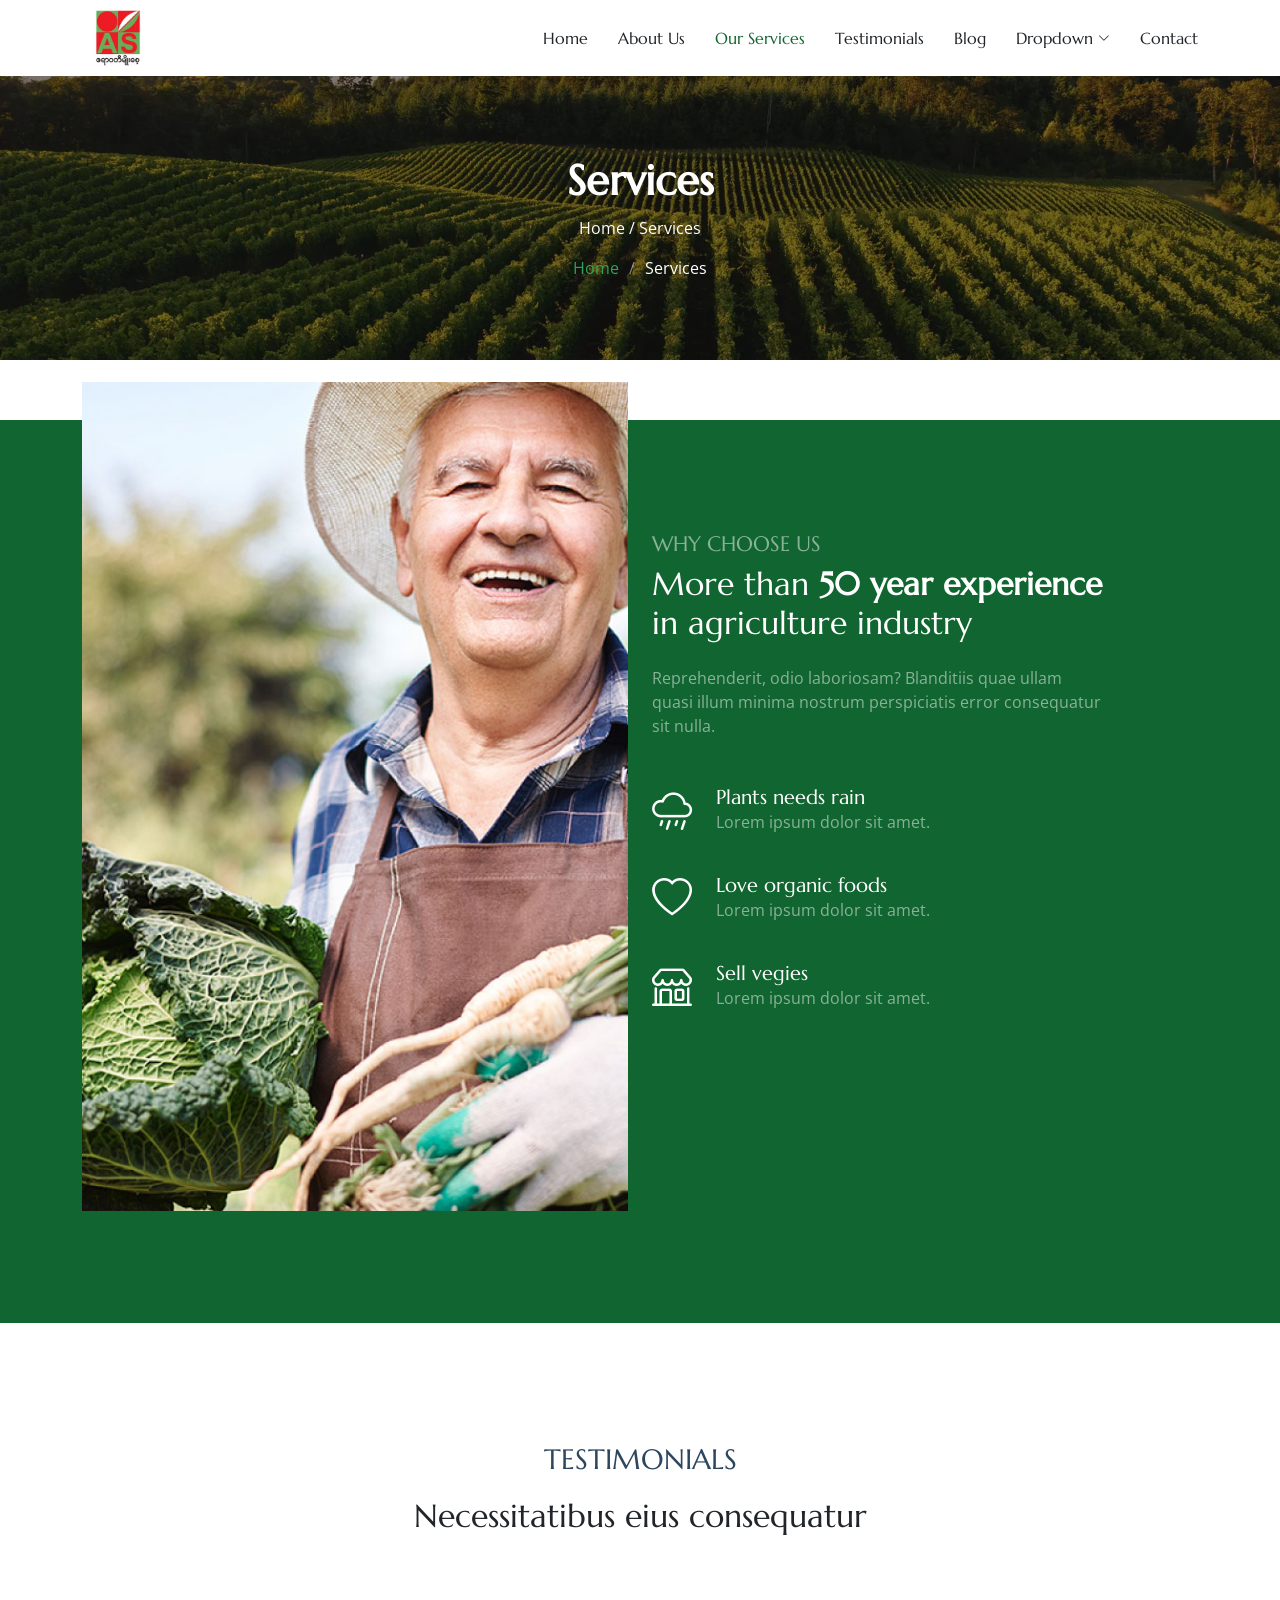
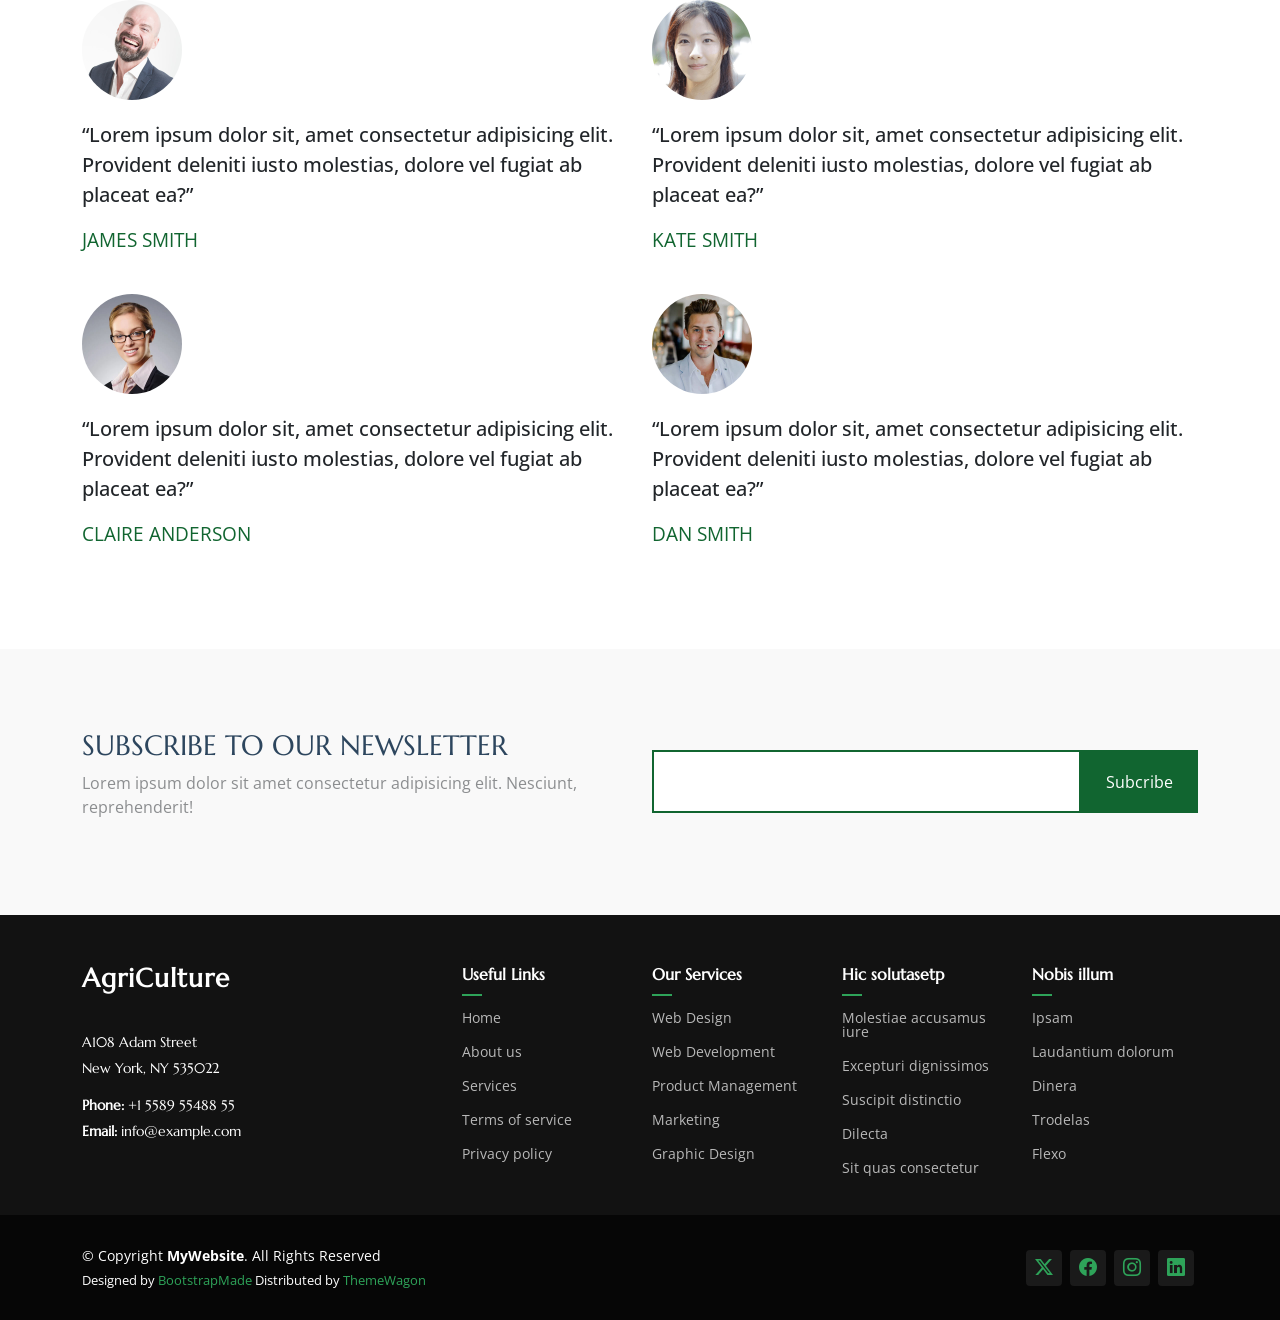
<file: services.html>
<!DOCTYPE html>
<html lang="en">

<head>
  <meta charset="utf-8">
  <meta content="width=device-width, initial-scale=1.0" name="viewport">
  <title>Services - AgriCulture Bootstrap Template</title>
  <meta name="description" content="">
  <meta name="keywords" content="">

  <!-- Favicons -->
  <link href="assets/img/favicon.png" rel="icon">
  <link href="assets/img/apple-touch-icon.png" rel="apple-touch-icon">

  <!-- Fonts -->
  <link href="https://fonts.googleapis.com" rel="preconnect">
  <link href="https://fonts.gstatic.com" rel="preconnect" crossorigin>
  <link href="https://fonts.googleapis.com/css2?family=Open+Sans:ital,wght@0,300;0,400;0,500;0,600;0,700;0,800;1,300;1,400;1,500;1,600;1,700;1,800&family=Marcellus:wght@400&display=swap" rel="stylesheet">

  <!-- Vendor CSS Files -->
  <link href="assets/vendor/bootstrap/css/bootstrap.min.css" rel="stylesheet">
  <link href="assets/vendor/bootstrap-icons/bootstrap-icons.css" rel="stylesheet">
  <link href="assets/vendor/aos/aos.css" rel="stylesheet">
  <link href="assets/vendor/swiper/swiper-bundle.min.css" rel="stylesheet">
  <link href="assets/vendor/glightbox/css/glightbox.min.css" rel="stylesheet">

  <!-- Main CSS File -->
  <link href="assets/css/main.css" rel="stylesheet">

  <!-- =======================================================
  * Template Name: AgriCulture
  * Template URL: https://bootstrapmade.com/agriculture-bootstrap-website-template/
  * Updated: Aug 07 2024 with Bootstrap v5.3.3
  * Author: BootstrapMade.com
  * License: https://bootstrapmade.com/license/
  ======================================================== -->
</head>

<body class="services-page">

  <header id="header" class="header d-flex align-items-center position-relative">
    <div class="container-fluid container-xl position-relative d-flex align-items-center justify-content-between">

      <a href="index.html" class="logo d-flex align-items-center">
        <!-- Uncomment the line below if you also wish to use an image logo -->
        <img src="assets/img/ayaseed-logo.jpg" alt="AgriCulture">
        <!-- <h1 class="sitename">AgriCulture</h1>  -->
      </a>

      <nav id="navmenu" class="navmenu">
        <ul>
          <li><a href="index.html">Home</a></li>
          <li><a href="about.html">About Us</a></li>
          <li><a href="services.html" class="active">Our Services</a></li>
          <li><a href="testimonials.html">Testimonials</a></li>
          <li><a href="blog.html">Blog</a></li>
          <li class="dropdown"><a href="#"><span>Dropdown</span> <i class="bi bi-chevron-down toggle-dropdown"></i></a>
            <ul>
              <li><a href="#">Dropdown 1</a></li>
              <li class="dropdown"><a href="#"><span>Deep Dropdown</span> <i class="bi bi-chevron-down toggle-dropdown"></i></a>
                <ul>
                  <li><a href="#">Deep Dropdown 1</a></li>
                  <li><a href="#">Deep Dropdown 2</a></li>
                  <li><a href="#">Deep Dropdown 3</a></li>
                  <li><a href="#">Deep Dropdown 4</a></li>
                  <li><a href="#">Deep Dropdown 5</a></li>
                </ul>
              </li>
              <li><a href="#">Dropdown 2</a></li>
              <li><a href="#">Dropdown 3</a></li>
              <li><a href="#">Dropdown 4</a></li>
            </ul>
          </li>
          <li><a href="contact.html">Contact</a></li>
        </ul>
        <i class="mobile-nav-toggle d-xl-none bi bi-list"></i>
      </nav>

    </div>
  </header>

  <main class="main">

    <!-- Page Title -->
    <div class="page-title dark-background" data-aos="fade" style="background-image: url(assets/img/page-title-bg.webp);">
      <div class="container position-relative">
        <h1>Services</h1>
        <p>
          Home
          /
          Services</p>
        <nav class="breadcrumbs">
          <ol>
            <li><a href="index.html">Home</a></li>
            <li class="current">Services</li>
          </ol>
        </nav>
      </div>
    </div><!-- End Page Title -->

    <!-- Services Section -->
   
    <!-- About Section -->
    <section id="about" class="about section">

      <div class="content">
        <div class="container">
          <div class="row">
            <div class="col-lg-6 mb-4 mb-lg-0">
              <img src="assets/img/img_long_5.jpg" alt="Image " class="img-fluid img-overlap" data-aos="zoom-out">
            </div>
            <div class="col-lg-5 ml-auto" data-aos="fade-up" data-aos-delay="100">
              <h3 class="content-subtitle text-white opacity-50">Why Choose Us</h3>
              <h2 class="content-title mb-4">
                More than <strong>50 year experience</strong> in agriculture
                industry
              </h2>
              <p class="opacity-50">
                Reprehenderit, odio laboriosam? Blanditiis quae ullam quasi illum
                minima nostrum perspiciatis error consequatur sit nulla.
              </p>

              <div class="row my-5">
                <div class="col-lg-12 d-flex align-items-start mb-4">
                  <i class="bi bi-cloud-rain me-4 display-6"></i>
                  <div>
                    <h4 class="m-0 h5 text-white">Plants needs rain</h4>
                    <p class="text-white opacity-50">Lorem ipsum dolor sit amet.</p>
                  </div>
                </div>
                <div class="col-lg-12 d-flex align-items-start mb-4">
                  <i class="bi bi-heart me-4 display-6"></i>
                  <div>
                    <h4 class="m-0 h5 text-white">Love organic foods</h4>
                    <p class="text-white opacity-50">Lorem ipsum dolor sit amet.</p>
                  </div>
                </div>
                <div class="col-lg-12 d-flex align-items-start">
                  <i class="bi bi-shop me-4 display-6"></i>
                  <div>
                    <h4 class="m-0 h5 text-white">Sell vegies</h4>
                    <p class="text-white opacity-50">Lorem ipsum dolor sit amet.</p>
                  </div>
                </div>
              </div>
            </div>
          </div>
        </div>
      </div>
    </section><!-- /About Section -->

    <!-- Testimonials Section -->
    <section class="testimonials-12 testimonials section" id="testimonials">
      <!-- Section Title -->
      <div class="container section-title" data-aos="fade-up">
        <h2>TESTIMONIALS</h2>
        <p>Necessitatibus eius consequatur</p>
      </div><!-- End Section Title -->

      <div class="testimonial-wrap">
        <div class="container">
          <div class="row">
            <div class="col-md-6 mb-4 mb-md-4">
              <div class="testimonial">
                <img src="assets/img/testimonials/testimonials-1.jpg" alt="Testimonial author">
                <blockquote>
                  <p>
                    “Lorem ipsum dolor sit, amet consectetur adipisicing
                    elit. Provident deleniti iusto molestias, dolore vel fugiat
                    ab placeat ea?”
                  </p>
                </blockquote>
                <p class="client-name">James Smith</p>
              </div>
            </div>
            <div class="col-md-6 mb-4 mb-md-4">
              <div class="testimonial">
                <img src="assets/img/testimonials/testimonials-2.jpg" alt="Testimonial author">
                <blockquote>
                  <p>
                    “Lorem ipsum dolor sit, amet consectetur adipisicing
                    elit. Provident deleniti iusto molestias, dolore vel fugiat
                    ab placeat ea?”
                  </p>
                </blockquote>
                <p class="client-name">Kate Smith</p>
              </div>
            </div>
            <div class="col-md-6 mb-4 mb-md-4">
              <div class="testimonial">
                <img src="assets/img/testimonials/testimonials-3.jpg" alt="Testimonial author">
                <blockquote>
                  <p>
                    “Lorem ipsum dolor sit, amet consectetur adipisicing
                    elit. Provident deleniti iusto molestias, dolore vel fugiat
                    ab placeat ea?”
                  </p>
                </blockquote>
                <p class="client-name">Claire Anderson</p>
              </div>
            </div>
            <div class="col-md-6 mb-4 mb-md-4">
              <div class="testimonial">
                <img src="assets/img/testimonials/testimonials-4.jpg" alt="Testimonial author">
                <blockquote>
                  <p>
                    “Lorem ipsum dolor sit, amet consectetur adipisicing
                    elit. Provident deleniti iusto molestias, dolore vel fugiat
                    ab placeat ea?”
                  </p>
                </blockquote>
                <p class="client-name">Dan Smith</p>
              </div>
            </div>
          </div>
        </div>
      </div>
    </section><!-- /Testimonials Section -->

    <!-- Call To Action Section -->
    <section id="call-to-action" class="call-to-action section light-background">

      <div class="content">
        <div class="container">
          <div class="row align-items-center">
            <div class="col-lg-6">
              <h3>Subscribe To Our Newsletter</h3>
              <p class="opacity-50">
                Lorem ipsum dolor sit amet consectetur adipisicing elit.
                Nesciunt, reprehenderit!
              </p>
            </div>
            <div class="col-lg-6">
              <form action="forms/newsletter.php" class="form-subscribe php-email-form">
                <div class="form-group d-flex align-items-stretch">
                  <input type="email" name="email" class="form-control h-100" placeholder="Enter your e-mail">
                  <input type="submit" class="btn btn-secondary px-4" value="Subcribe">
                </div>
                <div class="loading">Loading</div>
                <div class="error-message"></div>
                <div class="sent-message">
                  Your subscription request has been sent. Thank you!
                </div>
              </form>
            </div>
          </div>
        </div>
      </div>
    </section><!-- /Call To Action Section -->

  </main>

  <footer id="footer" class="footer dark-background">

    <div class="footer-top">
      <div class="container">
        <div class="row gy-4">
          <div class="col-lg-4 col-md-6 footer-about">
            <a href="index.html" class="logo d-flex align-items-center">
              <span class="sitename">AgriCulture</span>
            </a>
            <div class="footer-contact pt-3">
              <p>A108 Adam Street</p>
              <p>New York, NY 535022</p>
              <p class="mt-3"><strong>Phone:</strong> <span>+1 5589 55488 55</span></p>
              <p><strong>Email:</strong> <span>info@example.com</span></p>
            </div>
          </div>

          <div class="col-lg-2 col-md-3 footer-links">
            <h4>Useful Links</h4>
            <ul>
              <li><a href="#">Home</a></li>
              <li><a href="#">About us</a></li>
              <li><a href="#">Services</a></li>
              <li><a href="#">Terms of service</a></li>
              <li><a href="#">Privacy policy</a></li>
            </ul>
          </div>

          <div class="col-lg-2 col-md-3 footer-links">
            <h4>Our Services</h4>
            <ul>
              <li><a href="#">Web Design</a></li>
              <li><a href="#">Web Development</a></li>
              <li><a href="#">Product Management</a></li>
              <li><a href="#">Marketing</a></li>
              <li><a href="#">Graphic Design</a></li>
            </ul>
          </div>

          <div class="col-lg-2 col-md-3 footer-links">
            <h4>Hic solutasetp</h4>
            <ul>
              <li><a href="#">Molestiae accusamus iure</a></li>
              <li><a href="#">Excepturi dignissimos</a></li>
              <li><a href="#">Suscipit distinctio</a></li>
              <li><a href="#">Dilecta</a></li>
              <li><a href="#">Sit quas consectetur</a></li>
            </ul>
          </div>

          <div class="col-lg-2 col-md-3 footer-links">
            <h4>Nobis illum</h4>
            <ul>
              <li><a href="#">Ipsam</a></li>
              <li><a href="#">Laudantium dolorum</a></li>
              <li><a href="#">Dinera</a></li>
              <li><a href="#">Trodelas</a></li>
              <li><a href="#">Flexo</a></li>
            </ul>
          </div>

        </div>
      </div>
    </div>

    <div class="copyright text-center">
      <div class="container d-flex flex-column flex-lg-row justify-content-center justify-content-lg-between align-items-center">

        <div class="d-flex flex-column align-items-center align-items-lg-start">
          <div>
            © Copyright <strong><span>MyWebsite</span></strong>. All Rights Reserved
          </div>
          <div class="credits">
            <!-- All the links in the footer should remain intact. -->
            <!-- You can delete the links only if you purchased the pro version. -->
            <!-- Licensing information: https://bootstrapmade.com/license/ -->
            <!-- Purchase the pro version with working PHP/AJAX contact form: https://bootstrapmade.com/herobiz-bootstrap-business-template/ -->
            Designed by <a href="https://bootstrapmade.com/">BootstrapMade</a> Distributed by <a href="https://themewagon.com">ThemeWagon</a>
          </div>
        </div>

        <div class="social-links order-first order-lg-last mb-3 mb-lg-0">
          <a href=""><i class="bi bi-twitter-x"></i></a>
          <a href=""><i class="bi bi-facebook"></i></a>
          <a href=""><i class="bi bi-instagram"></i></a>
          <a href=""><i class="bi bi-linkedin"></i></a>
        </div>

      </div>
    </div>

  </footer>

  <!-- Scroll Top -->
  <a href="#" id="scroll-top" class="scroll-top d-flex align-items-center justify-content-center"><i class="bi bi-arrow-up-short"></i></a>

  <!-- Preloader -->
  <div id="preloader"></div>

  <!-- Vendor JS Files -->
  <script src="assets/vendor/bootstrap/js/bootstrap.bundle.min.js"></script>
  <script src="assets/vendor/php-email-form/validate.js"></script>
  <script src="assets/vendor/aos/aos.js"></script>
  <script src="assets/vendor/swiper/swiper-bundle.min.js"></script>
  <script src="assets/vendor/glightbox/js/glightbox.min.js"></script>

  <!-- Main JS File -->
  <script src="assets/js/main.js"></script>

</body>

</html>
</file>
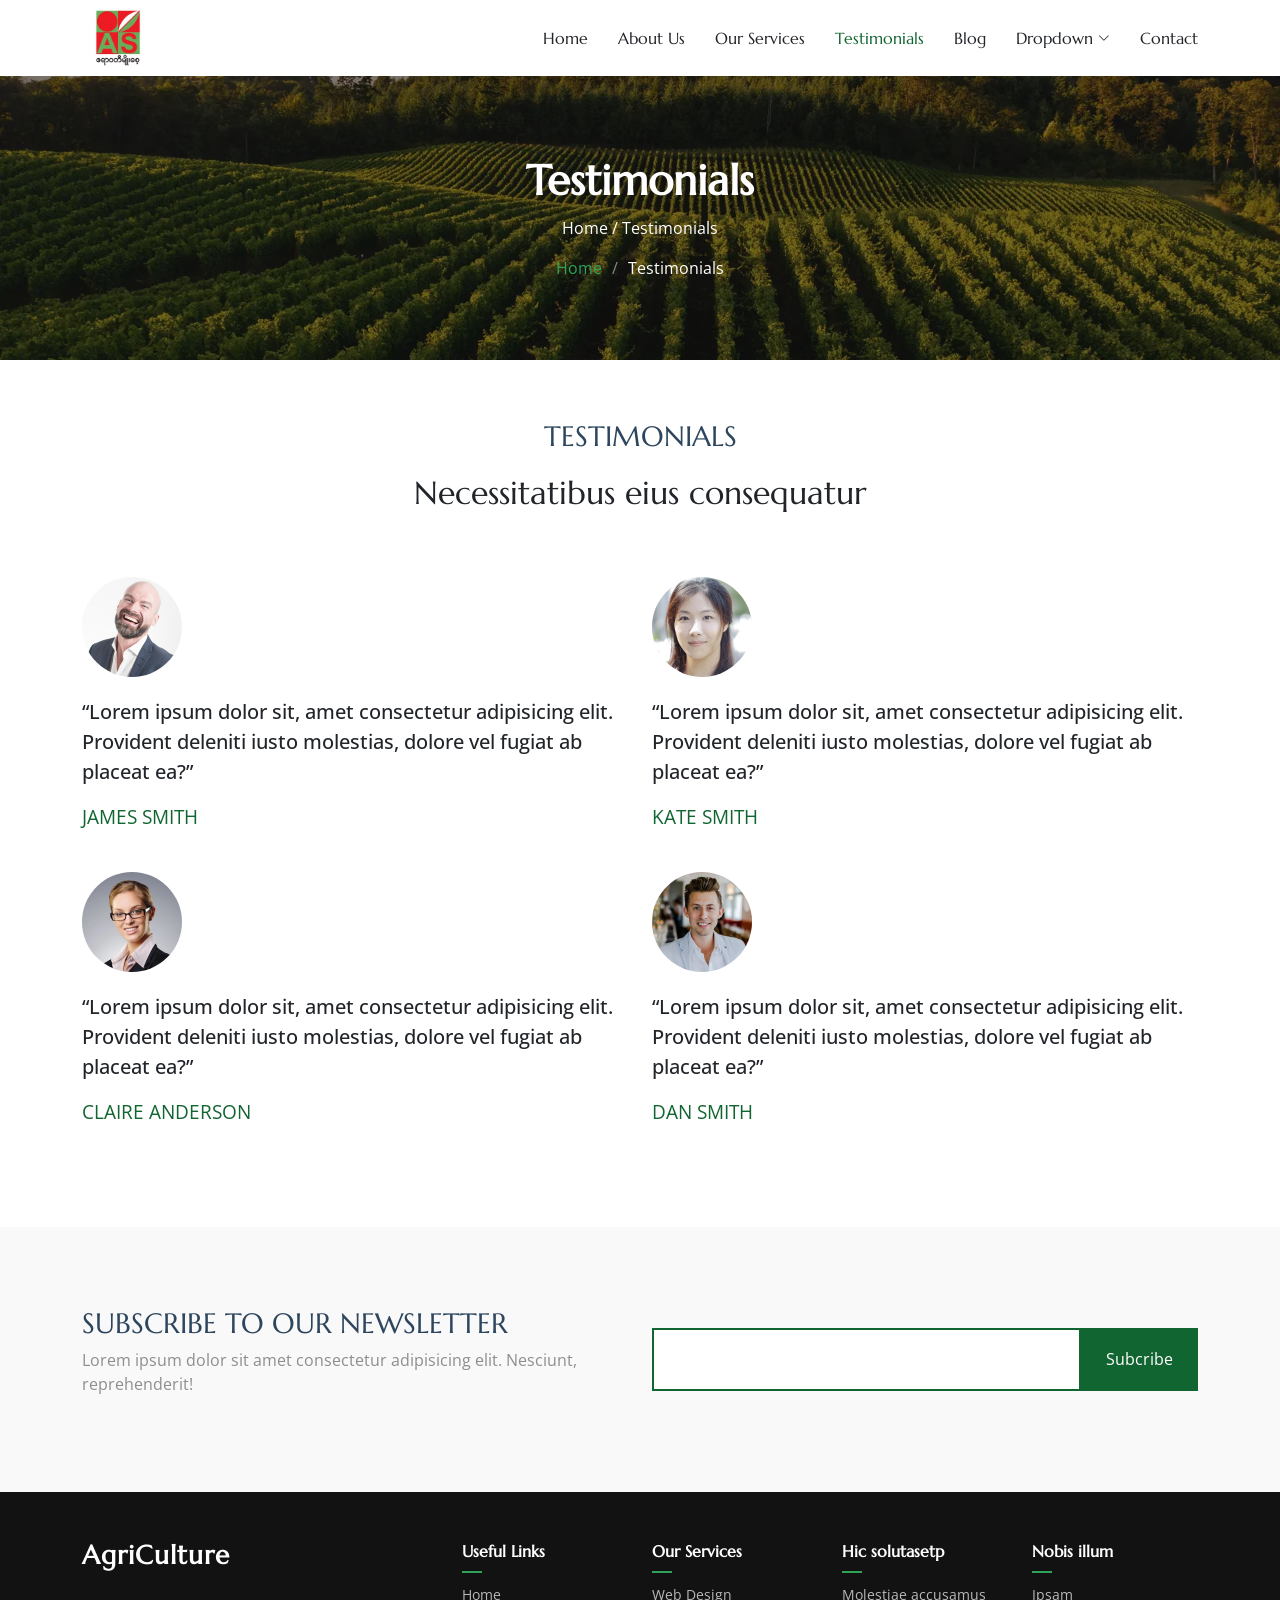
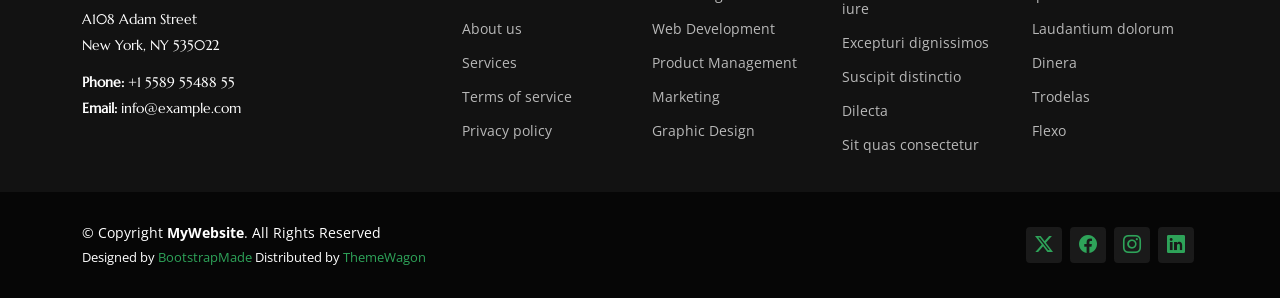
<file: testimonials.html>
<!DOCTYPE html>
<html lang="en">

<head>
  <meta charset="utf-8">
  <meta content="width=device-width, initial-scale=1.0" name="viewport">
  <title>Testimonials - AgriCulture Bootstrap Template</title>
  <meta name="description" content="">
  <meta name="keywords" content="">

  <!-- Favicons -->
  <link href="assets/img/favicon.png" rel="icon">
  <link href="assets/img/apple-touch-icon.png" rel="apple-touch-icon">

  <!-- Fonts -->
  <link href="https://fonts.googleapis.com" rel="preconnect">
  <link href="https://fonts.gstatic.com" rel="preconnect" crossorigin>
  <link href="https://fonts.googleapis.com/css2?family=Open+Sans:ital,wght@0,300;0,400;0,500;0,600;0,700;0,800;1,300;1,400;1,500;1,600;1,700;1,800&family=Marcellus:wght@400&display=swap" rel="stylesheet">

  <!-- Vendor CSS Files -->
  <link href="assets/vendor/bootstrap/css/bootstrap.min.css" rel="stylesheet">
  <link href="assets/vendor/bootstrap-icons/bootstrap-icons.css" rel="stylesheet">
  <link href="assets/vendor/aos/aos.css" rel="stylesheet">
  <link href="assets/vendor/swiper/swiper-bundle.min.css" rel="stylesheet">
  <link href="assets/vendor/glightbox/css/glightbox.min.css" rel="stylesheet">

  <!-- Main CSS File -->
  <link href="assets/css/main.css" rel="stylesheet">

  <!-- =======================================================
  * Template Name: AgriCulture
  * Template URL: https://bootstrapmade.com/agriculture-bootstrap-website-template/
  * Updated: Aug 07 2024 with Bootstrap v5.3.3
  * Author: BootstrapMade.com
  * License: https://bootstrapmade.com/license/
  ======================================================== -->
</head>

<body class="testimonials-page">

  <header id="header" class="header d-flex align-items-center position-relative">
    <div class="container-fluid container-xl position-relative d-flex align-items-center justify-content-between">

      <a href="index.html" class="logo d-flex align-items-center">
        <!-- Uncomment the line below if you also wish to use an image logo -->
        <img src="assets/img/ayaseed-logo.jpg" alt="AgriCulture">
        <!-- <h1 class="sitename">AgriCulture</h1>  -->
      </a>

      <nav id="navmenu" class="navmenu">
        <ul>
          <li><a href="index.html">Home</a></li>
          <li><a href="about.html">About Us</a></li>
          <li><a href="services.html">Our Services</a></li>
          <li><a href="testimonials.html" class="active">Testimonials</a></li>
          <li><a href="blog.html">Blog</a></li>
          <li class="dropdown"><a href="#"><span>Dropdown</span> <i class="bi bi-chevron-down toggle-dropdown"></i></a>
            <ul>
              <li><a href="#">Dropdown 1</a></li>
              <li class="dropdown"><a href="#"><span>Deep Dropdown</span> <i class="bi bi-chevron-down toggle-dropdown"></i></a>
                <ul>
                  <li><a href="#">Deep Dropdown 1</a></li>
                  <li><a href="#">Deep Dropdown 2</a></li>
                  <li><a href="#">Deep Dropdown 3</a></li>
                  <li><a href="#">Deep Dropdown 4</a></li>
                  <li><a href="#">Deep Dropdown 5</a></li>
                </ul>
              </li>
              <li><a href="#">Dropdown 2</a></li>
              <li><a href="#">Dropdown 3</a></li>
              <li><a href="#">Dropdown 4</a></li>
            </ul>
          </li>
          <li><a href="contact.html">Contact</a></li>
        </ul>
        <i class="mobile-nav-toggle d-xl-none bi bi-list"></i>
      </nav>

    </div>
  </header>

  <main class="main">

    <!-- Page Title -->
    <div class="page-title dark-background" data-aos="fade" style="background-image: url(assets/img/page-title-bg.webp);">
      <div class="container position-relative">
        <h1>Testimonials</h1>
        <p>
          Home
          /
          Testimonials
        </p>
        <nav class="breadcrumbs">
          <ol>
            <li><a href="index.html">Home</a></li>
            <li class="current">Testimonials</li>
          </ol>
        </nav>
      </div>
    </div><!-- End Page Title -->

    <!-- Testimonials Section -->
    <section class="testimonials-12 testimonials section" id="testimonials">
      <!-- Section Title -->
      <div class="container section-title" data-aos="fade-up">
        <h2>TESTIMONIALS</h2>
        <p>Necessitatibus eius consequatur</p>
      </div><!-- End Section Title -->

      <div class="testimonial-wrap">
        <div class="container">
          <div class="row">
            <div class="col-md-6 mb-4 mb-md-4">
              <div class="testimonial">
                <img src="assets/img/testimonials/testimonials-1.jpg" alt="Testimonial author">
                <blockquote>
                  <p>
                    “Lorem ipsum dolor sit, amet consectetur adipisicing
                    elit. Provident deleniti iusto molestias, dolore vel fugiat
                    ab placeat ea?”
                  </p>
                </blockquote>
                <p class="client-name">James Smith</p>
              </div>
            </div>
            <div class="col-md-6 mb-4 mb-md-4">
              <div class="testimonial">
                <img src="assets/img/testimonials/testimonials-2.jpg" alt="Testimonial author">
                <blockquote>
                  <p>
                    “Lorem ipsum dolor sit, amet consectetur adipisicing
                    elit. Provident deleniti iusto molestias, dolore vel fugiat
                    ab placeat ea?”
                  </p>
                </blockquote>
                <p class="client-name">Kate Smith</p>
              </div>
            </div>
            <div class="col-md-6 mb-4 mb-md-4">
              <div class="testimonial">
                <img src="assets/img/testimonials/testimonials-3.jpg" alt="Testimonial author">
                <blockquote>
                  <p>
                    “Lorem ipsum dolor sit, amet consectetur adipisicing
                    elit. Provident deleniti iusto molestias, dolore vel fugiat
                    ab placeat ea?”
                  </p>
                </blockquote>
                <p class="client-name">Claire Anderson</p>
              </div>
            </div>
            <div class="col-md-6 mb-4 mb-md-4">
              <div class="testimonial">
                <img src="assets/img/testimonials/testimonials-4.jpg" alt="Testimonial author">
                <blockquote>
                  <p>
                    “Lorem ipsum dolor sit, amet consectetur adipisicing
                    elit. Provident deleniti iusto molestias, dolore vel fugiat
                    ab placeat ea?”
                  </p>
                </blockquote>
                <p class="client-name">Dan Smith</p>
              </div>
            </div>
          </div>
        </div>
      </div>
    </section><!-- /Testimonials Section -->

    <!-- Call To Action Section -->
    <section id="call-to-action" class="call-to-action section light-background">

      <div class="content">
        <div class="container">
          <div class="row align-items-center">
            <div class="col-lg-6">
              <h3>Subscribe To Our Newsletter</h3>
              <p class="opacity-50">
                Lorem ipsum dolor sit amet consectetur adipisicing elit.
                Nesciunt, reprehenderit!
              </p>
            </div>
            <div class="col-lg-6">
              <form action="forms/newsletter.php" class="form-subscribe php-email-form">
                <div class="form-group d-flex align-items-stretch">
                  <input type="email" name="email" class="form-control h-100" placeholder="Enter your e-mail">
                  <input type="submit" class="btn btn-secondary px-4" value="Subcribe">
                </div>
                <div class="loading">Loading</div>
                <div class="error-message"></div>
                <div class="sent-message">
                  Your subscription request has been sent. Thank you!
                </div>
              </form>
            </div>
          </div>
        </div>
      </div>
    </section><!-- /Call To Action Section -->

  </main>

  <footer id="footer" class="footer dark-background">

    <div class="footer-top">
      <div class="container">
        <div class="row gy-4">
          <div class="col-lg-4 col-md-6 footer-about">
            <a href="index.html" class="logo d-flex align-items-center">
              <span class="sitename">AgriCulture</span>
            </a>
            <div class="footer-contact pt-3">
              <p>A108 Adam Street</p>
              <p>New York, NY 535022</p>
              <p class="mt-3"><strong>Phone:</strong> <span>+1 5589 55488 55</span></p>
              <p><strong>Email:</strong> <span>info@example.com</span></p>
            </div>
          </div>

          <div class="col-lg-2 col-md-3 footer-links">
            <h4>Useful Links</h4>
            <ul>
              <li><a href="#">Home</a></li>
              <li><a href="#">About us</a></li>
              <li><a href="#">Services</a></li>
              <li><a href="#">Terms of service</a></li>
              <li><a href="#">Privacy policy</a></li>
            </ul>
          </div>

          <div class="col-lg-2 col-md-3 footer-links">
            <h4>Our Services</h4>
            <ul>
              <li><a href="#">Web Design</a></li>
              <li><a href="#">Web Development</a></li>
              <li><a href="#">Product Management</a></li>
              <li><a href="#">Marketing</a></li>
              <li><a href="#">Graphic Design</a></li>
            </ul>
          </div>

          <div class="col-lg-2 col-md-3 footer-links">
            <h4>Hic solutasetp</h4>
            <ul>
              <li><a href="#">Molestiae accusamus iure</a></li>
              <li><a href="#">Excepturi dignissimos</a></li>
              <li><a href="#">Suscipit distinctio</a></li>
              <li><a href="#">Dilecta</a></li>
              <li><a href="#">Sit quas consectetur</a></li>
            </ul>
          </div>

          <div class="col-lg-2 col-md-3 footer-links">
            <h4>Nobis illum</h4>
            <ul>
              <li><a href="#">Ipsam</a></li>
              <li><a href="#">Laudantium dolorum</a></li>
              <li><a href="#">Dinera</a></li>
              <li><a href="#">Trodelas</a></li>
              <li><a href="#">Flexo</a></li>
            </ul>
          </div>

        </div>
      </div>
    </div>

    <div class="copyright text-center">
      <div class="container d-flex flex-column flex-lg-row justify-content-center justify-content-lg-between align-items-center">

        <div class="d-flex flex-column align-items-center align-items-lg-start">
          <div>
            © Copyright <strong><span>MyWebsite</span></strong>. All Rights Reserved
          </div>
          <div class="credits">
            <!-- All the links in the footer should remain intact. -->
            <!-- You can delete the links only if you purchased the pro version. -->
            <!-- Licensing information: https://bootstrapmade.com/license/ -->
            <!-- Purchase the pro version with working PHP/AJAX contact form: https://bootstrapmade.com/herobiz-bootstrap-business-template/ -->
            Designed by <a href="https://bootstrapmade.com/">BootstrapMade</a> Distributed by <a href="https://themewagon.com">ThemeWagon</a>
          </div>
        </div>

        <div class="social-links order-first order-lg-last mb-3 mb-lg-0">
          <a href=""><i class="bi bi-twitter-x"></i></a>
          <a href=""><i class="bi bi-facebook"></i></a>
          <a href=""><i class="bi bi-instagram"></i></a>
          <a href=""><i class="bi bi-linkedin"></i></a>
        </div>

      </div>
    </div>

  </footer>

  <!-- Scroll Top -->
  <a href="#" id="scroll-top" class="scroll-top d-flex align-items-center justify-content-center"><i class="bi bi-arrow-up-short"></i></a>

  <!-- Preloader -->
  <div id="preloader"></div>

  <!-- Vendor JS Files -->
  <script src="assets/vendor/bootstrap/js/bootstrap.bundle.min.js"></script>
  <script src="assets/vendor/php-email-form/validate.js"></script>
  <script src="assets/vendor/aos/aos.js"></script>
  <script src="assets/vendor/swiper/swiper-bundle.min.js"></script>
  <script src="assets/vendor/glightbox/js/glightbox.min.js"></script>

  <!-- Main JS File -->
  <script src="assets/js/main.js"></script>

</body>

</html>
</file>
<file: assets/css/main.css>
/**
* Template Name: AgriCulture
* Template URL: https://bootstrapmade.com/agriculture-bootstrap-website-template/
* Updated: Aug 07 2024 with Bootstrap v5.3.3
* Author: BootstrapMade.com
* License: https://bootstrapmade.com/license/
*/

/*--------------------------------------------------------------
# Font & Color Variables
# Help: https://bootstrapmade.com/color-system/
--------------------------------------------------------------*/
/* Fonts */
:root {
  --default-font: "Open Sans",  system-ui, -apple-system, "Segoe UI", Roboto, "Helvetica Neue", Arial, "Noto Sans", "Liberation Sans", sans-serif, "Apple Color Emoji", "Segoe UI Emoji", "Segoe UI Symbol", "Noto Color Emoji";
  --heading-font: "Marcellus",  sans-serif;
  --nav-font: "Marcellus",  sans-serif;
}

/* Global Colors - The following color variables are used throughout the website. Updating them here will change the color scheme of the entire website */
:root { 
  --background-color: #ffffff; /* Background color for the entire website, including individual sections */
  --default-color: #212529; /* Default color used for the majority of the text content across the entire website */
  --heading-color: #2d465e; /* Color for headings, subheadings and title throughout the website */
  --accent-color: #116530; /* Accent color that represents your brand on the website. It's used for buttons, links, and other elements that need to stand out */
  --surface-color: #ffffff; /* The surface color is used as a background of boxed elements within sections, such as cards, icon boxes, or other elements that require a visual separation from the global background. */
  --contrast-color: #ffffff; /* Contrast color for text, ensuring readability against backgrounds of accent, heading, or default colors. */
}

/* Nav Menu Colors - The following color variables are used specifically for the navigation menu. They are separate from the global colors to allow for more customization options */
:root {
  --nav-color: #212529;  /* The default color of the main navmenu links */
  --nav-hover-color: #116530; /* Applied to main navmenu links when they are hovered over or active */
  --nav-mobile-background-color: #ffffff; /* Used as the background color for mobile navigation menu */
  --nav-dropdown-background-color: #ffffff; /* Used as the background color for dropdown items that appear when hovering over primary navigation items */
  --nav-dropdown-color: #212529; /* Used for navigation links of the dropdown items in the navigation menu. */
  --nav-dropdown-hover-color: #116530; /* Similar to --nav-hover-color, this color is applied to dropdown navigation links when they are hovered over. */
}

/* Color Presets - These classes override global colors when applied to any section or element, providing reuse of the sam color scheme. */

.light-background {
  --background-color: #f9f9f9;
  --surface-color: #ffffff;
}

.dark-background {
  --background-color: #060606;
  --default-color: #ffffff;
  --heading-color: #ffffff;
  --accent-color: #2ea359;
  --surface-color: #252525;
  --contrast-color: #ffffff;
}

/* Smooth scroll */
:root {
  scroll-behavior: smooth;
}

/*--------------------------------------------------------------
# General Styling & Shared Classes
--------------------------------------------------------------*/
body {
  color: var(--default-color);
  background-color: var(--background-color);
  font-family: var(--default-font);
}

a {
  color: var(--accent-color);
  text-decoration: none;
  transition: 0.3s;
}

a:hover {
  color: color-mix(in srgb, var(--accent-color), transparent 25%);
  text-decoration: none;
}

h1,
h2,
h3,
h4,
h5,
h6 {
  color: var(--heading-color);
  font-family: var(--heading-font);
}

/* PHP Email Form Messages
------------------------------*/
.php-email-form .error-message {
  display: none;
  background: #df1529;
  color: #ffffff;
  text-align: left;
  padding: 15px;
  margin-bottom: 24px;
  font-weight: 600;
}

.php-email-form .sent-message {
  display: none;
  color: #ffffff;
  background: #059652;
  text-align: center;
  padding: 15px;
  margin-bottom: 24px;
  font-weight: 600;
}

.php-email-form .loading {
  display: none;
  background: var(--surface-color);
  text-align: center;
  padding: 15px;
  margin-bottom: 24px;
}

.php-email-form .loading:before {
  content: "";
  display: inline-block;
  border-radius: 50%;
  width: 24px;
  height: 24px;
  margin: 0 10px -6px 0;
  border: 3px solid var(--accent-color);
  border-top-color: var(--surface-color);
  animation: php-email-form-loading 1s linear infinite;
}

@keyframes php-email-form-loading {
  0% {
    transform: rotate(0deg);
  }

  100% {
    transform: rotate(360deg);
  }
}

/* Pulsating Play Button
------------------------------*/
.pulsating-play-btn {
  width: 94px;
  height: 94px;
  background: radial-gradient(var(--accent-color) 50%, color-mix(in srgb, var(--accent-color), transparent 75%) 52%);
  border-radius: 50%;
  display: block;
  position: relative;
  overflow: hidden;
}

.pulsating-play-btn:before {
  content: "";
  position: absolute;
  width: 120px;
  height: 120px;
  animation-delay: 0s;
  animation: pulsate-play-btn 2s;
  animation-direction: forwards;
  animation-iteration-count: infinite;
  animation-timing-function: steps;
  opacity: 1;
  border-radius: 50%;
  border: 5px solid color-mix(in srgb, var(--accent-color), transparent 30%);
  top: -15%;
  left: -15%;
  background: rgba(198, 16, 0, 0);
}

.pulsating-play-btn:after {
  content: "";
  position: absolute;
  left: 50%;
  top: 50%;
  transform: translateX(-40%) translateY(-50%);
  width: 0;
  height: 0;
  border-top: 10px solid transparent;
  border-bottom: 10px solid transparent;
  border-left: 15px solid #fff;
  z-index: 100;
  transition: all 400ms cubic-bezier(0.55, 0.055, 0.675, 0.19);
}

.pulsating-play-btn:hover:before {
  content: "";
  position: absolute;
  left: 50%;
  top: 50%;
  transform: translateX(-40%) translateY(-50%);
  width: 0;
  height: 0;
  border: none;
  border-top: 10px solid transparent;
  border-bottom: 10px solid transparent;
  border-left: 15px solid #fff;
  z-index: 200;
  animation: none;
  border-radius: 0;
}

.pulsating-play-btn:hover:after {
  border-left: 15px solid var(--accent-color);
  transform: scale(20);
}

@keyframes pulsate-play-btn {
  0% {
    transform: scale(0.6, 0.6);
    opacity: 1;
  }

  100% {
    transform: scale(1, 1);
    opacity: 0;
  }
}

/*--------------------------------------------------------------
# Global Header
--------------------------------------------------------------*/
.header {
  color: var(--default-color);
  background-color: var(--background-color);
  padding: 2px 0;
  transition: all 0.5s;
  z-index: 997;
}

.header .logo {
  line-height: 1;
}

.header .logo img {
  max-height: 72px;
  margin-right: 12px;
}

.header .logo h1 {
  font-size: 30px;
  margin: 0;
  font-weight: 700;
  color: var(--heading-color);
}

.scrolled .header {
  box-shadow: 0px 0 18px color-mix(in srgb, var(--default-color), transparent 85%);
}

/*--------------------------------------------------------------
# Navigation Menu
--------------------------------------------------------------*/
/* Navmenu - Desktop */
@media (min-width: 1200px) {
  .navmenu {
    padding: 0;
  }

  .navmenu ul {
    margin: 0;
    padding: 0;
    display: flex;
    list-style: none;
    align-items: center;
  }

  .navmenu li {
    position: relative;
  }

  .navmenu a,
  .navmenu a:focus {
    color: var(--nav-color);
    padding: 18px 15px;
    font-size: 16px;
    font-family: var(--nav-font);
    font-weight: 400;
    display: flex;
    align-items: center;
    justify-content: space-between;
    white-space: nowrap;
    transition: 0.3s;
  }

  .navmenu a i,
  .navmenu a:focus i {
    font-size: 12px;
    line-height: 0;
    margin-left: 5px;
    transition: 0.3s;
  }

  .navmenu li:last-child a {
    padding-right: 0;
  }

  .navmenu li:hover>a,
  .navmenu .active,
  .navmenu .active:focus {
    color: var(--nav-hover-color);
  }

  .navmenu .dropdown ul {
    margin: 0;
    padding: 10px 0;
    background: var(--nav-dropdown-background-color);
    display: block;
    position: absolute;
    visibility: hidden;
    left: 14px;
    top: 130%;
    opacity: 0;
    transition: 0.3s;
    border-radius: 4px;
    z-index: 99;
    box-shadow: 0px 0px 30px color-mix(in srgb, var(--default-color), transparent 85%);
  }

  .navmenu .dropdown ul li {
    min-width: 200px;
  }

  .navmenu .dropdown ul a {
    padding: 10px 20px;
    font-size: 15px;
    text-transform: none;
    color: var(--nav-dropdown-color);
  }

  .navmenu .dropdown ul a i {
    font-size: 12px;
  }

  .navmenu .dropdown ul a:hover,
  .navmenu .dropdown ul .active:hover,
  .navmenu .dropdown ul li:hover>a {
    color: var(--nav-dropdown-hover-color);
  }

  .navmenu .dropdown:hover>ul {
    opacity: 1;
    top: 100%;
    visibility: visible;
  }

  .navmenu .dropdown .dropdown ul {
    top: 0;
    left: -90%;
    visibility: hidden;
  }

  .navmenu .dropdown .dropdown:hover>ul {
    opacity: 1;
    top: 0;
    left: -100%;
    visibility: visible;
  }
}

/* Navmenu - Mobile */
@media (max-width: 1199px) {
  .mobile-nav-toggle {
    color: var(--nav-color);
    font-size: 28px;
    line-height: 0;
    margin-right: 10px;
    cursor: pointer;
    transition: color 0.3s;
  }

  .navmenu {
    padding: 0;
    z-index: 9997;
  }

  .navmenu ul {
    display: none;
    list-style: none;
    position: absolute;
    inset: 60px 20px 20px 20px;
    padding: 10px 0;
    margin: 0;
    border-radius: 6px;
    background-color: var(--nav-mobile-background-color);
    overflow-y: auto;
    transition: 0.3s;
    z-index: 9998;
    box-shadow: 0px 0px 30px color-mix(in srgb, var(--default-color), transparent 90%);
  }

  .navmenu a,
  .navmenu a:focus {
    color: var(--nav-dropdown-color);
    padding: 10px 20px;
    font-family: var(--nav-font);
    font-size: 17px;
    font-weight: 500;
    display: flex;
    align-items: center;
    justify-content: space-between;
    white-space: nowrap;
    transition: 0.3s;
  }

  .navmenu a i,
  .navmenu a:focus i {
    font-size: 12px;
    line-height: 0;
    margin-left: 5px;
    width: 30px;
    height: 30px;
    display: flex;
    align-items: center;
    justify-content: center;
    border-radius: 50%;
    transition: 0.3s;
    background-color: color-mix(in srgb, var(--accent-color), transparent 90%);
  }

  .navmenu a i:hover,
  .navmenu a:focus i:hover {
    background-color: var(--accent-color);
    color: var(--contrast-color);
  }

  .navmenu a:hover,
  .navmenu .active,
  .navmenu .active:focus {
    color: var(--nav-dropdown-hover-color);
  }

  .navmenu .active i,
  .navmenu .active:focus i {
    background-color: var(--accent-color);
    color: var(--contrast-color);
    transform: rotate(180deg);
  }

  .navmenu .dropdown ul {
    position: static;
    display: none;
    z-index: 99;
    padding: 10px 0;
    margin: 10px 20px;
    background-color: var(--nav-dropdown-background-color);
    border: 1px solid color-mix(in srgb, var(--default-color), transparent 90%);
    box-shadow: none;
    transition: all 0.5s ease-in-out;
  }

  .navmenu .dropdown ul ul {
    background-color: rgba(33, 37, 41, 0.1);
  }

  .navmenu .dropdown>.dropdown-active {
    display: block;
    background-color: rgba(33, 37, 41, 0.03);
  }

  .mobile-nav-active {
    overflow: hidden;
  }

  .mobile-nav-active .mobile-nav-toggle {
    color: #fff;
    position: absolute;
    font-size: 32px;
    top: 15px;
    right: 15px;
    margin-right: 0;
    z-index: 9999;
  }

  .mobile-nav-active .navmenu {
    position: fixed;
    overflow: hidden;
    inset: 0;
    background: rgba(33, 37, 41, 0.8);
    transition: 0.3s;
  }

  .mobile-nav-active .navmenu>ul {
    display: block;
  }
}

/*--------------------------------------------------------------
# Global Footer
--------------------------------------------------------------*/
.footer {
  color: var(--default-color);
  background-color: var(--background-color);
  font-size: 14px;
  position: relative;
}

.footer .footer-top {
  background-color: color-mix(in srgb, var(--background-color), white 5%);
  padding-top: 50px;
}

.footer .footer-about .logo {
  line-height: 1;
  margin-bottom: 25px;
}

.footer .footer-about .logo img {
  max-height: 40px;
  margin-right: 6px;
}

.footer .footer-about .logo span {
  color: var(--heading-color);
  font-family: var(--heading-font);
  font-size: 26px;
  font-weight: 700;
  letter-spacing: 1px;
}

.footer .footer-about p {
  font-size: 14px;
  font-family: var(--heading-font);
}

.footer h4 {
  font-size: 16px;
  font-weight: 600;
  position: relative;
  padding-bottom: 12px;
  margin-bottom: 15px;
}

.footer h4::after {
  content: "";
  position: absolute;
  display: block;
  width: 20px;
  height: 2px;
  background: var(--accent-color);
  bottom: 0;
  left: 0;
}

.footer .footer-links {
  margin-bottom: 30px;
}

.footer .footer-links ul {
  list-style: none;
  padding: 0;
  margin: 0;
}

.footer .footer-links ul i {
  padding-right: 2px;
  font-size: 12px;
  line-height: 0;
}

.footer .footer-links ul li {
  padding: 10px 0;
  display: flex;
  align-items: center;
}

.footer .footer-links ul li:first-child {
  padding-top: 0;
}

.footer .footer-links ul a {
  color: color-mix(in srgb, var(--default-color), transparent 30%);
  display: inline-block;
  line-height: 1;
}

.footer .footer-links ul a:hover {
  color: var(--accent-color);
}

.footer .footer-contact p {
  margin-bottom: 5px;
}

.footer .copyright {
  padding: 30px 0;
}

.footer .copyright p {
  margin-bottom: 0;
}

.footer .credits {
  margin-top: 5px;
  font-size: 13px;
}

.footer .social-links a {
  font-size: 18px;
  display: inline-block;
  background: color-mix(in srgb, var(--default-color), transparent 92%);
  color: var(--accent-color);
  line-height: 1;
  padding: 8px 0;
  margin-right: 4px;
  border-radius: 4px;
  text-align: center;
  width: 36px;
  height: 36px;
  transition: 0.3s;
}

.footer .social-links a:hover {
  color: var(--contrast-color);
  background: var(--accent-color);
  text-decoration: none;
}

/*--------------------------------------------------------------
# Preloader
--------------------------------------------------------------*/
#preloader {
  position: fixed;
  inset: 0;
  z-index: 999999;
  overflow: hidden;
  background: var(--background-color);
  transition: all 0.6s ease-out;
}

#preloader:before {
  content: "";
  position: fixed;
  top: calc(50% - 30px);
  left: calc(50% - 30px);
  border: 6px solid #ffffff;
  border-color: var(--accent-color) transparent var(--accent-color) transparent;
  border-radius: 50%;
  width: 60px;
  height: 60px;
  animation: animate-preloader 1.5s linear infinite;
}

@keyframes animate-preloader {
  0% {
    transform: rotate(0deg);
  }

  100% {
    transform: rotate(360deg);
  }
}

/*--------------------------------------------------------------
# Scroll Top Button
--------------------------------------------------------------*/
.scroll-top {
  position: fixed;
  visibility: hidden;
  opacity: 0;
  right: 15px;
  bottom: 15px;
  z-index: 99999;
  background-color: var(--accent-color);
  width: 40px;
  height: 40px;
  border-radius: 4px;
  transition: all 0.4s;
}

.scroll-top i {
  font-size: 24px;
  color: var(--contrast-color);
  line-height: 0;
}

.scroll-top:hover {
  background-color: color-mix(in srgb, var(--accent-color), transparent 20%);
  color: var(--contrast-color);
}

.scroll-top.active {
  visibility: visible;
  opacity: 1;
}

/*--------------------------------------------------------------
# Disable aos animation delay on mobile devices
--------------------------------------------------------------*/
@media screen and (max-width: 768px) {
  [data-aos-delay] {
    transition-delay: 0 !important;
  }
}

/*--------------------------------------------------------------
# Global Page Titles & Breadcrumbs
--------------------------------------------------------------*/
.page-title {
  color: var(--default-color);
  background-color: var(--background-color);
  background-size: cover;
  background-position: center;
  background-repeat: no-repeat;
  padding: 80px 0;
  text-align: center;
  position: relative;
}

.page-title:before {
  content: "";
  background-color: color-mix(in srgb, var(--background-color), transparent 50%);
  position: absolute;
  inset: 0;
}

.page-title h1 {
  font-size: 42px;
  font-weight: 700;
  margin-bottom: 10px;
}

.page-title .breadcrumbs ol {
  display: flex;
  flex-wrap: wrap;
  list-style: none;
  justify-content: center;
  padding: 0;
  margin: 0;
  font-size: 16px;
  font-weight: 400;
}

.page-title .breadcrumbs ol li+li {
  padding-left: 10px;
}

.page-title .breadcrumbs ol li+li::before {
  content: "/";
  display: inline-block;
  padding-right: 10px;
  color: color-mix(in srgb, var(--default-color), transparent 50%);
}

/*--------------------------------------------------------------
# Global Sections
--------------------------------------------------------------*/
section,
.section {
  color: var(--default-color);
  background-color: var(--background-color);
  padding: 60px 0;
  scroll-margin-top: 100px;
  overflow: clip;
}

@media (max-width: 1199px) {

  section,
  .section {
    scroll-margin-top: 66px;
  }
}

/*--------------------------------------------------------------
# Global Section Titles
--------------------------------------------------------------*/
.section-title {
  text-align: center;
  padding-bottom: 60px;
  position: relative;
}

.section-title h2 {
  font-size: 28px;
  font-weight: 500;
  margin-bottom: 15px;
}

.section-title p {
  margin-bottom: 0;
  font-family: var(--heading-font);
  font-size: 32px;
}

/*--------------------------------------------------------------
# Hero Section
--------------------------------------------------------------*/
.hero {
  padding: 0;
}

.hero .carousel {
  width: 100%;
  min-height: calc(100vh - 100px);
  padding: 0;
  margin: 0;
  background-color: var(--background-color);
  position: relative;
}

.hero img {
  position: absolute;
  inset: 0;
  display: block;
  width: 100%;
  height: 100%;
  object-fit: cover;
  z-index: 1;
}

.hero .carousel-item {
  position: absolute;
  inset: 0;
  background-size: cover;
  background-position: center;
  background-repeat: no-repeat;
  overflow: hidden;
}

.hero .carousel-item:before {
  content: "";
  background: color-mix(in srgb, var(--background-color), transparent 60%);
  position: absolute;
  inset: 0;
  z-index: 2;
}

.hero .carousel-container {
  position: absolute;
  inset: 90px 64px 64px 64px;
  display: flex;
  justify-content: center;
  align-items: center;
  flex-direction: column;
  z-index: 3;
}

.hero h2 {
  margin-bottom: 30px;
  font-size: 48px;
  font-weight: 700;
  animation: fadeInDown 1s both;
}

@media (max-width: 768px) {
  .hero h2 {
    font-size: 30px;
  }
}

.hero p {
  animation: fadeInDown 1s both 0.2s;
}

@media (min-width: 1024px) {

  .hero h2,
  .hero p {
    max-width: 60%;
  }
}

.hero .btn-get-started {
  color: var(--contrast-color);
  background: var(--accent-color);
  font-family: var(--heading-font);
  font-weight: 500;
  font-size: 15px;
  letter-spacing: 1px;
  display: inline-block;
  padding: 8px 32px;
  border-radius: 50px;
  transition: 0.5s;
  margin: 10px;
  animation: fadeInUp 1s both 0.4s;
}

.hero .btn-get-started:hover {
  background: color-mix(in srgb, var(--accent-color), transparent 20%);
}

.hero .carousel-control-prev,
.hero .carousel-control-next {
  width: 10%;
  transition: 0.3s;
  opacity: 0.5;
}

.hero .carousel-control-prev:focus,
.hero .carousel-control-next:focus {
  opacity: 0.5;
}

.hero .carousel-control-prev:hover,
.hero .carousel-control-next:hover {
  opacity: 0.9;
}

@media (min-width: 1024px) {

  .hero .carousel-control-prev,
  .hero .carousel-control-next {
    width: 5%;
  }
}

.hero .carousel-control-next-icon,
.hero .carousel-control-prev-icon {
  background: none;
  font-size: 32px;
  line-height: 1;
}

.hero .carousel-indicators {
  list-style: none;
}

.hero .carousel-indicators li {
  cursor: pointer;
}

@keyframes fadeInUp {
  from {
    opacity: 0;
    transform: translate3d(0, 100%, 0);
  }

  to {
    opacity: 1;
    transform: translate3d(0, 0, 0);
  }
}

@keyframes fadeInDown {
  from {
    opacity: 0;
    transform: translate3d(0, -100%, 0);
  }

  to {
    opacity: 1;
    transform: translate3d(0, 0, 0);
  }
}

/*--------------------------------------------------------------
# Services Section
--------------------------------------------------------------*/
.services .section-title h2 {
  color: var(--accent-color);
  font-size: 20px;
}

.services .content .service-item {
  background-color: var(--surface-color);
  padding: 20px 30px;
  border-top: 1px solid color-mix(in srgb, var(--default-color), transparent 90%);
  border-left: 1px solid color-mix(in srgb, var(--default-color), transparent 90%);
  position: relative;
}

.services .content .service-item .number {
  position: absolute;
  right: 10px;
  top: 10px;
  font-weight: 400;
  color: color-mix(in srgb, var(--default-color), transparent 80%);
}

.services .content .service-item .service-item-icon {
  position: relative;
  margin-bottom: 20px;
  color: var(--accent-color);
}

.services .content .service-item .service-item-icon img {
  width: 50px;
}

.services .content .service-item .service-item-icon:before {
  position: absolute;
  content: "";
  transform: rotate(45deg);
  z-index: -1;
  left: -20px;
  border-top: 40px solid transparent;
  border-bottom: 40px solid transparent;
  border-right: 40px solid var(--accent-color);
  display: none;
}

.services .content .service-item .service-item-icon>span {
  color: var(--default-color);
  font-size: 4rem;
}

.services .content .service-item .service-item-content .service-heading {
  font-size: 20px;
  color: var(--default-color);
  font-weight: 400;
}

.services .content .service-item .service-item-content p {
  font-size: 15px;
}

@media (min-width: 769px) {
  .services .content [class^=col-]:nth-child(4n+4) .service-item {
    border-right: 1px solid color-mix(in srgb, var(--default-color), transparent 90%);
  }

  .services .content [class^=col-]:nth-last-child(-n+4) .service-item {
    border-bottom: 1px solid color-mix(in srgb, var(--default-color), transparent 90%);
  }
}

@media (max-width: 768px) {
  .services .content [class^=col-]:nth-child(2n+2) .service-item {
    border-right: 1px solid color-mix(in srgb, var(--default-color), transparent 90%);
  }

  .services .content [class^=col-]:last-child .service-item,
  .services .content [class^=col-]:nth-last-child(2) .service-item {
    border-bottom: 1px solid color-mix(in srgb, var(--default-color), transparent 90%);
  }
}

@media (max-width: 576px) {
  .services .content [class^=col-] .service-item {
    border: 1px solid color-mix(in srgb, var(--default-color), transparent 90%);
    margin-bottom: 10px;
  }
}

/*--------------------------------------------------------------
# About Section
--------------------------------------------------------------*/
.about .section-title {
  margin-bottom: 60px;
}

.about .content {
  background: var(--accent-color);
  color: var(--contrast-color);
  padding: 7rem 0;
}

.about .content .img-overlap {
  margin-top: -150px;
}

.about p {
  color: var(--contrast-color);
}

.about .content-title {
  color: var(--contrast-color);
  font-weight: 300;
  text-align: left;
}

.about .content-title strong {
  font-weight: 700;
}

.about .content-subtitle {
  font-weight: 300;
  color: var(--contrast-color);
  text-transform: uppercase;
  font-size: 1.3rem;
}

/*--------------------------------------------------------------
# Services 2 Section
--------------------------------------------------------------*/
.services-2 {
  overflow: visible;
  margin-bottom: 200px;
}

.services-2 .section-title {
  text-align: left;
}

.services-2 .section-title h2 {
  color: color-mix(in srgb, var(--contrast-color), transparent 50%);
  text-transform: uppercase;
  font-size: 20px;
}

.services-2 .section-title p {
  color: var(--contrast-color);
}

.services-2 .services-carousel-wrap {
  position: relative;
  margin-bottom: -200px;
}

.services-2 .swiper-wrapper {
  height: auto;
}

.services-2 .service-item {
  position: relative;
  overflow: hidden;
}

.services-2 .service-item:before {
  content: "";
  background-color: color-mix(in srgb, var(--background-color), transparent 50%);
  top: 0;
  left: 0;
  right: 0;
  bottom: 0;
  position: absolute;
  opacity: 0;
  visibility: hidden;
  z-index: 1;
  transition: 0.3s all ease;
}

.services-2 .service-item img {
  transition: 0.5s all ease;
  transform: scale(1);
}

.services-2 .service-item .service-item-contents {
  z-index: 9;
  position: absolute;
  bottom: 20px;
  left: 20px;
  right: 20px;
  transition: 0.3s all ease;
  transform: translateY(100%);
  opacity: 0;
  visibility: hidden;
}

.services-2 .service-item .service-item-contents .service-item-category {
  color: var(--accent-color);
  text-transform: uppercase;
}

.services-2 .service-item .service-item-contents .service-item-title {
  color: var(--contrast-color);
  margin-bottom: 0;
}

.services-2 .service-item:hover:before {
  opacity: 1;
  visibility: visible;
}

.services-2 .service-item:hover .service-item-contents {
  transform: translateY(0%);
  opacity: 1;
  visibility: visible;
}

.services-2 .service-item:hover img {
  transform: scale(1.2);
}

.services-2 .navigation-prev,
.services-2 .navigation-next {
  position: absolute;
  top: 50%;
  transform: translateY(-50%);
  z-index: 9;
  width: 46px;
  height: 46px;
  background: var(--contrast-color);
  background-color: none;
  border: none;
  transition: 0.3s all ease;
}

.services-2 .navigation-prev i,
.services-2 .navigation-next i {
  font-size: 2rem;
}

.services-2 .navigation-prev:hover,
.services-2 .navigation-next:hover {
  background-color: var(--accent-color);
  color: var(--contrast-color);
}

.services-2 .navigation-prev {
  left: 10px;
}

.services-2 .navigation-next {
  right: 10px;
}

.services-2 .swiper {
  padding-bottom: 50px;
}

.services-2 .swiper-pagination {
  bottom: 0px;
}

.services-2 .swiper-pagination .swiper-pagination-bullet {
  border-radius: 0;
  width: 20px;
  height: 4px;
  background-color: color-mix(in srgb, var(--background-color), transparent 80%) !important;
  opacity: 1;
}

.services-2 .swiper-pagination .swiper-pagination-bullet-active {
  background-color: var(--accent-color) !important;
}

/*--------------------------------------------------------------
# Testimonials Section
--------------------------------------------------------------*/
.testimonials .testimonial img {
  width: 100px;
  height: 100px;
  border-radius: 50%;
  margin-bottom: 20px;
}

.testimonials .testimonial blockquote p {
  font-size: 20px;
  color: var(--default-color);
  font-weight: 500;
}

.testimonials .testimonial .client-name {
  text-transform: uppercase;
  font-size: 1.2rem;
  color: var(--accent-color);
}

/*--------------------------------------------------------------
# Recent Posts Section
--------------------------------------------------------------*/
.recent-posts .post-item {
  background: var(--surface-color);
  box-shadow: 0px 2px 20px rgba(0, 0, 0, 0.1);
  transition: 0.3s;
}

.recent-posts .post-item .post-img img {
  transition: 0.5s;
}

.recent-posts .post-item .post-date {
  position: absolute;
  right: 0;
  bottom: 0;
  background-color: var(--accent-color);
  color: var(--contrast-color);
  text-transform: uppercase;
  font-size: 13px;
  padding: 6px 12px;
  font-weight: 500;
}

.recent-posts .post-item .post-content {
  padding: 30px;
}

.recent-posts .post-item .post-title {
  color: var(--heading-color);
  font-size: 20px;
  font-weight: 700;
  transition: 0.3s;
  margin-bottom: 15px;
}

.recent-posts .post-item .meta i {
  font-size: 16px;
  color: var(--accent-color);
}

.recent-posts .post-item .meta span {
  font-size: 15px;
  color: color-mix(in srgb, var(--default-color), transparent 50%);
}

.recent-posts .post-item hr {
  color: color-mix(in srgb, var(--default-color), transparent 80%);
  margin: 20px 0;
}

.recent-posts .post-item .readmore {
  display: flex;
  align-items: center;
  font-weight: 600;
  line-height: 1;
  transition: 0.3s;
  color: color-mix(in srgb, var(--default-color), transparent 40%);
}

.recent-posts .post-item .readmore i {
  line-height: 0;
  margin-left: 6px;
  font-size: 16px;
}

.recent-posts .post-item:hover .post-title,
.recent-posts .post-item:hover .readmore {
  color: var(--accent-color);
}

.recent-posts .post-item:hover .post-img img {
  transform: scale(1.1);
}

/*--------------------------------------------------------------
# Call To Action Section
--------------------------------------------------------------*/
.call-to-action .content {
  padding: 20px 0;
}

.call-to-action .content h3 {
  font-weight: 300;
  text-transform: uppercase;
}

.call-to-action .content .form-subscribe .form-control {
  border: 2px solid var(--accent-color);
  background: var(--surface-color);
  border-radius: 0;
}

.call-to-action .content .form-subscribe input[type=email] {
  height: 63px !important;
  color: var(--default-color);
}

.call-to-action .content .form-subscribe input[type=email]:focus {
  box-shadow: none;
}

.call-to-action .content .form-subscribe input[type=email]::placeholder {
  color: color-mix(in srgb, var(--contrast-color), transparent 50%);
}

.call-to-action .content .loading,
.call-to-action .content .error-message,
.call-to-action .content .sent-message {
  margin-top: 15px;
}

.call-to-action .content .btn {
  color: var(--contrast-color);
  background-color: var(--accent-color);
  border: 1px solid var(--accent-color);
  border-radius: 0;
}

.call-to-action .content .btn:hover,
.call-to-action .content .btn:active,
.call-to-action .content .btn:focus {
  box-shadow: none;
  outline: none;
  background-color: var(--contrast-color);
  border: 1px solid var(--contrrast-color);
}

/*--------------------------------------------------------------
# About 3 Section
--------------------------------------------------------------*/
.about-3 .content-title {
  color: var(--accent-color);
  margin-bottom: 30px;
}

.about-3 .btn-cta {
  text-transform: uppercase;
  font-size: 14px;
  padding-top: 20px;
  padding-bottom: 20px;
  padding-left: 30px;
  padding-right: 30px;
  background-color: var(--accent-color);
  color: var(--contrast-color);
  border-radius: 6px;
}

.about-3 .list-check {
  margin-bottom: 50px;
}

.about-3 .list-check li {
  display: block;
  padding-left: 30px;
  position: relative;
}

.about-3 .list-check li:before {
  content: "\f26e";
  display: inline-block;
  font-family: "bootstrap-icons" !important;
  font-style: normal;
  font-weight: normal !important;
  font-variant: normal;
  text-transform: none;
  line-height: 1;
  vertical-align: -0.125em;
  -webkit-font-smoothing: antialiased;
  position: absolute;
  top: 0.1rem;
  font-size: 20px;
  left: 0;
  color: var(--accent-color);
}

.about-3 .pulsating-play-btn {
  position: absolute;
  left: calc(50% - 47px);
  top: calc(50% - 47px);
}

/*--------------------------------------------------------------
# Team Section
--------------------------------------------------------------*/
.team .person {
  position: relative;
}

.team .person figure {
  margin-bottom: 0;
  padding-bottom: 0;
  position: relative;
  overflow: hidden;
  margin-bottom: 30px;
}

.team .person img {
  transition: 0.3s all ease;
}

.team .person .person-contents {
  text-align: center;
}

.team .person .person-contents h3 {
  color: var(--heading-color);
  font-size: 24px;
}

.team .person .person-contents .position {
  color: var(--accent-color);
}

.team .person:hover img {
  transform: scale(1.05);
}

.team .person .social {
  position: absolute;
  bottom: 10px;
  left: 10px;
  z-index: 2;
}

.team .person .social a {
  display: block;
  margin-bottom: 10px;
  width: 40px;
  height: 40px;
  background: var(--contrast-color);
  position: relative;
}

.team .person .social a>span {
  position: absolute;
  top: 50%;
  left: 50%;
  transform: translate(-50%, -50%);
}

.team .person .social a:hover {
  background: var(--accent-color);
  color: var(--contrast-color);
}

/*--------------------------------------------------------------
# Blog Posts 2 Section
--------------------------------------------------------------*/
.blog-posts-2 article {
  background-color: var(--surface-color);
  box-shadow: 0px 2px 20px rgba(0, 0, 0, 0.1);
  transition: 0.3s;
  border-radius: 8px;
  overflow: hidden;
}

.blog-posts-2 .post-img img {
  transition: 0.5s;
}

.blog-posts-2 .post-content {
  padding: 30px;
}

.blog-posts-2 .post-title {
  font-size: 20px;
  line-height: 24px;
  color: var(--heading-color);
  font-weight: 600;
  transition: 0.3s;
  margin-bottom: 20px;
}

.blog-posts-2 .meta {
  position: relative;
  margin-top: -20px;
  padding: 0 30px;
}

.blog-posts-2 .meta i {
  font-size: 16px;
  color: var(--accent-color);
}

.blog-posts-2 .meta span {
  font-size: 15px;
  color: color-mix(in srgb, var(--default-color), transparent 40%);
}

.blog-posts-2 .meta .post-date {
  background-color: var(--accent-color);
  color: var(--contrast-color);
  font-size: 13px;
  padding: 6px 12px;
  text-align: center;
  margin-right: 15px;
  border-radius: 4px;
}

.blog-posts-2 .meta .post-date span {
  display: block;
  color: var(--contrast-color);
  font-weight: 700;
  font-size: 20px;
}

.blog-posts-2 .readmore {
  display: flex;
  align-items: center;
  font-weight: 400;
  line-height: 1;
  transition: 0.3s;
  color: color-mix(in srgb, var(--heading-color), transparent 20%);
}

.blog-posts-2 .readmore i {
  line-height: 0;
  margin-left: 6px;
  font-size: 16px;
}

.blog-posts-2 article:hover .post-title,
.blog-posts-2 article:hover .readmore {
  color: var(--accent-color);
}

.blog-posts-2 article:hover .post-img img {
  transform: scale(1.1);
}

/*--------------------------------------------------------------
# Blog Pagination Section
--------------------------------------------------------------*/
.blog-pagination {
  padding-top: 0;
  color: color-mix(in srgb, var(--default-color), transparent 40%);
}

.blog-pagination ul {
  display: flex;
  padding: 0;
  margin: 0;
  list-style: none;
}

.blog-pagination li {
  margin: 0 5px;
  transition: 0.3s;
}

.blog-pagination li a {
  color: color-mix(in srgb, var(--default-color), transparent 40%);
  padding: 7px 16px;
  display: flex;
  align-items: center;
  justify-content: center;
}

.blog-pagination li a.active,
.blog-pagination li a:hover {
  background: var(--accent-color);
  color: var(--contrast-color);
}

.blog-pagination li a.active a,
.blog-pagination li a:hover a {
  color: var(--contrast-color);
}

/*--------------------------------------------------------------
# Blog Details Section
--------------------------------------------------------------*/
.blog-details {
  padding-bottom: 30px;
}

.blog-details .article {
  background-color: var(--surface-color);
  padding: 30px;
  box-shadow: 0 4px 16px rgba(0, 0, 0, 0.1);
}

.blog-details .post-img {
  margin: -30px -30px 20px -30px;
  overflow: hidden;
}

.blog-details .title {
  color: var(--heading-color);
  font-size: 28px;
  font-weight: 700;
  padding: 0;
  margin: 30px 0;
}

.blog-details .content {
  margin-top: 20px;
}

.blog-details .content h3 {
  font-size: 22px;
  margin-top: 30px;
  font-weight: bold;
}

.blog-details .content blockquote {
  overflow: hidden;
  background-color: color-mix(in srgb, var(--default-color), transparent 95%);
  padding: 60px;
  position: relative;
  text-align: center;
  margin: 20px 0;
}

.blog-details .content blockquote p {
  color: var(--default-color);
  line-height: 1.6;
  margin-bottom: 0;
  font-style: italic;
  font-weight: 500;
  font-size: 22px;
}

.blog-details .content blockquote:after {
  content: "";
  position: absolute;
  left: 0;
  top: 0;
  bottom: 0;
  width: 3px;
  background-color: var(--accent-color);
  margin-top: 20px;
  margin-bottom: 20px;
}

.blog-details .meta-top {
  margin-top: 20px;
  color: color-mix(in srgb, var(--default-color), transparent 40%);
}

.blog-details .meta-top ul {
  display: flex;
  flex-wrap: wrap;
  list-style: none;
  align-items: center;
  padding: 0;
  margin: 0;
}

.blog-details .meta-top ul li+li {
  padding-left: 20px;
}

.blog-details .meta-top i {
  font-size: 16px;
  margin-right: 8px;
  line-height: 0;
  color: color-mix(in srgb, var(--default-color), transparent 40%);
}

.blog-details .meta-top a {
  color: color-mix(in srgb, var(--default-color), transparent 40%);
  font-size: 14px;
  display: inline-block;
  line-height: 1;
}

.blog-details .meta-bottom {
  padding-top: 10px;
  border-top: 1px solid color-mix(in srgb, var(--default-color), transparent 90%);
}

.blog-details .meta-bottom i {
  color: color-mix(in srgb, var(--default-color), transparent 40%);
  display: inline;
}

.blog-details .meta-bottom a {
  color: color-mix(in srgb, var(--default-color), transparent 40%);
  transition: 0.3s;
}

.blog-details .meta-bottom a:hover {
  color: var(--accent-color);
}

.blog-details .meta-bottom .cats {
  list-style: none;
  display: inline;
  padding: 0 20px 0 0;
  font-size: 14px;
}

.blog-details .meta-bottom .cats li {
  display: inline-block;
}

.blog-details .meta-bottom .tags {
  list-style: none;
  display: inline;
  padding: 0;
  font-size: 14px;
}

.blog-details .meta-bottom .tags li {
  display: inline-block;
}

.blog-details .meta-bottom .tags li+li::before {
  padding-right: 6px;
  color: var(--default-color);
  content: ",";
}

.blog-details .meta-bottom .share {
  font-size: 16px;
}

.blog-details .meta-bottom .share i {
  padding-left: 5px;
}

/*--------------------------------------------------------------
# Blog Comments Section
--------------------------------------------------------------*/
.blog-comments {
  padding: 10px 0;
}

.blog-comments .comments-count {
  font-weight: bold;
}

.blog-comments .comment {
  margin-top: 30px;
  position: relative;
}

.blog-comments .comment .comment-img {
  margin-right: 14px;
}

.blog-comments .comment .comment-img img {
  width: 60px;
}

.blog-comments .comment h5 {
  font-size: 16px;
  margin-bottom: 2px;
}

.blog-comments .comment h5 a {
  font-weight: bold;
  color: var(--default-color);
  transition: 0.3s;
}

.blog-comments .comment h5 a:hover {
  color: var(--accent-color);
}

.blog-comments .comment h5 .reply {
  padding-left: 10px;
  color: color-mix(in srgb, var(--default-color), transparent 20%);
}

.blog-comments .comment h5 .reply i {
  font-size: 20px;
}

.blog-comments .comment time {
  display: block;
  font-size: 14px;
  color: color-mix(in srgb, var(--default-color), transparent 40%);
  margin-bottom: 5px;
}

.blog-comments .comment.comment-reply {
  padding-left: 40px;
}

/*--------------------------------------------------------------
# Comment Form Section
--------------------------------------------------------------*/
.comment-form {
  padding-top: 10px;
}

.comment-form form {
  background-color: var(--surface-color);
  margin-top: 30px;
  padding: 30px;
  box-shadow: 0 4px 16px rgba(0, 0, 0, 0.1);
}

.comment-form form h4 {
  font-weight: bold;
  font-size: 22px;
}

.comment-form form p {
  font-size: 14px;
}

.comment-form form input {
  background-color: var(--surface-color);
  color: var(--default-color);
  border: 1px solid color-mix(in srgb, var(--default-color), transparent 70%);
  font-size: 14px;
  border-radius: 4px;
  padding: 10px 10px;
}

.comment-form form input:focus {
  color: var(--default-color);
  background-color: var(--surface-color);
  box-shadow: none;
  border-color: var(--accent-color);
}

.comment-form form input::placeholder {
  color: color-mix(in srgb, var(--default-color), transparent 50%);
}

.comment-form form textarea {
  background-color: var(--surface-color);
  color: var(--default-color);
  border: 1px solid color-mix(in srgb, var(--default-color), transparent 70%);
  border-radius: 4px;
  padding: 10px 10px;
  font-size: 14px;
  height: 120px;
}

.comment-form form textarea:focus {
  color: var(--default-color);
  box-shadow: none;
  border-color: var(--accent-color);
  background-color: var(--surface-color);
}

.comment-form form textarea::placeholder {
  color: color-mix(in srgb, var(--default-color), transparent 50%);
}

.comment-form form .form-group {
  margin-bottom: 25px;
}

.comment-form form .btn-primary {
  border-radius: 4px;
  padding: 10px 20px;
  border: 0;
  background-color: var(--accent-color);
  color: var(--contrast-color);
}

.comment-form form .btn-primary:hover {
  color: var(--contrast-color);
  background-color: color-mix(in srgb, var(--accent-color), transparent 20%);
}

/*--------------------------------------------------------------
# Contact Section
--------------------------------------------------------------*/
.contact {
  padding-top: 10px;
}

.contact .info {
  background-color: var(--surface-color);
  padding: 40px;
  box-shadow: 0px 2px 15px rgba(0, 0, 0, 0.1);
  overflow: hidden;
}

.contact .info h3 {
  font-weight: 600;
  font-size: 24px;
}

.contact .info p {
  color: color-mix(in srgb, var(--default-color), transparent 40%);
  margin-bottom: 30px;
  font-size: 15px;
}

.contact .info-item+.info-item {
  padding-top: 20px;
  margin-top: 20px;
  border-top: 1px solid color-mix(in srgb, var(--default-color), transparent 90%);
}

.contact .info-item i {
  font-size: 24px;
  color: var(--accent-color);
  transition: all 0.3s ease-in-out;
  margin-right: 20px;
}

.contact .info-item h4 {
  padding: 0;
  font-size: 18px;
  line-height: 24px;
  font-weight: 600;
  margin-bottom: 5px;
}

.contact .info-item p {
  padding: 0;
  margin-bottom: 0;
  font-size: 14px;
  color: color-mix(in srgb, var(--default-color), transparent 40%);
}

.contact .php-email-form {
  width: 100%;
}

.contact .php-email-form .form-group {
  padding-bottom: 8px;
}

.contact .php-email-form input[type=text],
.contact .php-email-form input[type=email],
.contact .php-email-form textarea {
  color: var(--default-color);
  background-color: var(--surface-color);
  border-radius: 0px;
  box-shadow: none;
  font-size: 14px;
  border-color: color-mix(in srgb, var(--default-color), transparent 80%);
}

.contact .php-email-form input[type=text]:focus,
.contact .php-email-form input[type=email]:focus,
.contact .php-email-form textarea:focus {
  border-color: var(--accent-color);
}

.contact .php-email-form input[type=text]::placeholder,
.contact .php-email-form input[type=email]::placeholder,
.contact .php-email-form textarea::placeholder {
  color: color-mix(in srgb, var(--default-color), transparent 70%);
}

.contact .php-email-form input[type=text],
.contact .php-email-form input[type=email] {
  height: 48px;
  padding: 10px 15px;
}

.contact .php-email-form textarea {
  padding: 10px 12px;
  height: 290px;
}

.contact .php-email-form button[type=submit] {
  background: var(--accent-color);
  color: var(--contrast-color);
  border: 0;
  padding: 13px 50px;
  transition: 0.4s;
  border-radius: 4px;
}

.contact .php-email-form button[type=submit]:hover {
  background: color-mix(in srgb, var(--accent-color) 90%, black 15%);
}

/*--------------------------------------------------------------
# Widgets
--------------------------------------------------------------*/
.widgets-container {
  margin: 60px 0 30px 0;
}

.widget-title {
  color: var(--heading-color);
  font-size: 20px;
  font-weight: 600;
  padding: 0 0 10px 0;
  margin: 0 0 20px 0;
  position: relative;
}

.widget-title:before {
  content: "";
  position: absolute;
  display: block;
  height: 2px;
  background: color-mix(in srgb, var(--default-color), transparent 90%);
  left: 0;
  right: 0;
  bottom: 1px;
}

.widget-title:after {
  content: "";
  position: absolute;
  display: block;
  width: 40px;
  height: 2px;
  background: var(--accent-color);
  left: 0;
  bottom: 1px;
}

.widget-item {
  margin-bottom: 40px;
}

.widget-item:last-child {
  margin-bottom: 0;
}

.recent-posts-widget .post-item {
  display: flex;
  margin-bottom: 15px;
}

.recent-posts-widget .post-item:last-child {
  margin-bottom: 0;
}

.recent-posts-widget .post-item img {
  width: 80px;
  margin-right: 15px;
}

.recent-posts-widget .post-item h4 {
  font-size: 15px;
  font-weight: bold;
  margin-bottom: 5px;
}

.recent-posts-widget .post-item h4 a {
  color: var(--default-color);
  transition: 0.3s;
}

.recent-posts-widget .post-item h4 a:hover {
  color: var(--accent-color);
}

.recent-posts-widget .post-item time {
  display: block;
  font-style: italic;
  font-size: 14px;
  color: color-mix(in srgb, var(--default-color), transparent 50%);
}

.categories-widget ul {
  list-style: none;
  padding: 0;
  margin: 0;
}

.categories-widget ul li {
  padding-bottom: 10px;
}

.categories-widget ul li:last-child {
  padding-bottom: 0;
}

.categories-widget ul a {
  color: color-mix(in srgb, var(--default-color), transparent 20%);
  transition: 0.3s;
}

.categories-widget ul a:hover {
  color: var(--accent-color);
}

.categories-widget ul a span {
  padding-left: 5px;
  color: color-mix(in srgb, var(--default-color), transparent 50%);
  font-size: 14px;
}

.blog-author-widget img {
  max-width: 120px;
  margin-right: 20px;
}

.blog-author-widget h4 {
  font-weight: 600;
  font-size: 24px;
  margin-bottom: 0px;
  padding: 0;
  color: color-mix(in srgb, var(--default-color), transparent 20%);
}

.blog-author-widget .social-links {
  margin: 5px 0;
}

.blog-author-widget .social-links a {
  color: color-mix(in srgb, var(--default-color), transparent 60%);
  margin-right: 5px;
  font-size: 18px;
}

.blog-author-widget .social-links a:hover {
  color: var(--accent-color);
}

.blog-author-widget p {
  font-style: italic;
  color: color-mix(in srgb, var(--default-color), transparent 30%);
  margin: 10px 0 0 0;
}

.search-widget form {
  background: var(--background-color);
  border: 1px solid color-mix(in srgb, var(--default-color), transparent 70%);
  padding: 3px 10px;
  position: relative;
  transition: 0.3s;
}

.search-widget form input[type=text] {
  border: 0;
  padding: 4px;
  border-radius: 4px;
  width: calc(100% - 40px);
  background-color: var(--background-color);
  color: var(--default-color);
}

.search-widget form input[type=text]:focus {
  outline: none;
}

.search-widget form button {
  background: var(--accent-color);
  color: var(--contrast-color);
  position: absolute;
  top: 0;
  right: 0;
  bottom: 0;
  border: 0;
  font-size: 16px;
  padding: 0 15px;
  margin: -1px;
  transition: 0.3s;
  border-radius: 0 4px 4px 0;
  line-height: 0;
}

.search-widget form button i {
  line-height: 0;
}

.search-widget form button:hover {
  background: color-mix(in srgb, var(--accent-color), transparent 20%);
}

.search-widget form:is(:focus-within) {
  border-color: var(--accent-color);
}

.recent-posts-widget-2 .post-item {
  display: flex;
  flex-direction: column;
  margin-bottom: 20px;
}

.recent-posts-widget-2 .post-item:last-child {
  margin-bottom: 0;
}

.recent-posts-widget-2 .post-item h4 {
  font-size: 16px;
  font-weight: 600;
  margin-bottom: 5px;
}

.recent-posts-widget-2 .post-item h4 a {
  color: var(--default-color);
  transition: 0.3s;
}

.recent-posts-widget-2 .post-item h4 a:hover {
  color: var(--accent-color);
}

.recent-posts-widget-2 .post-item time {
  display: block;
  font-style: italic;
  font-size: 14px;
  color: color-mix(in srgb, var(--default-color), transparent 50%);
}

.tags-widget ul {
  list-style: none;
  padding: 0;
  margin: 0;
}

.tags-widget ul li {
  display: inline-block;
}

.tags-widget ul a {
  color: color-mix(in srgb, var(--default-color), transparent 30%);
  font-size: 14px;
  padding: 6px 14px;
  margin: 0 6px 8px 0;
  border: 1px solid color-mix(in srgb, var(--default-color), transparent 60%);
  display: inline-block;
  transition: 0.3s;
}

.tags-widget ul a:hover {
  background: var(--accent-color);
  color: var(--contrast-color);
  border: 1px solid var(--accent-color);
}

.tags-widget ul a span {
  padding-left: 5px;
  color: color-mix(in srgb, var(--default-color), transparent 60%);
  font-size: 14px;
}
</file>
